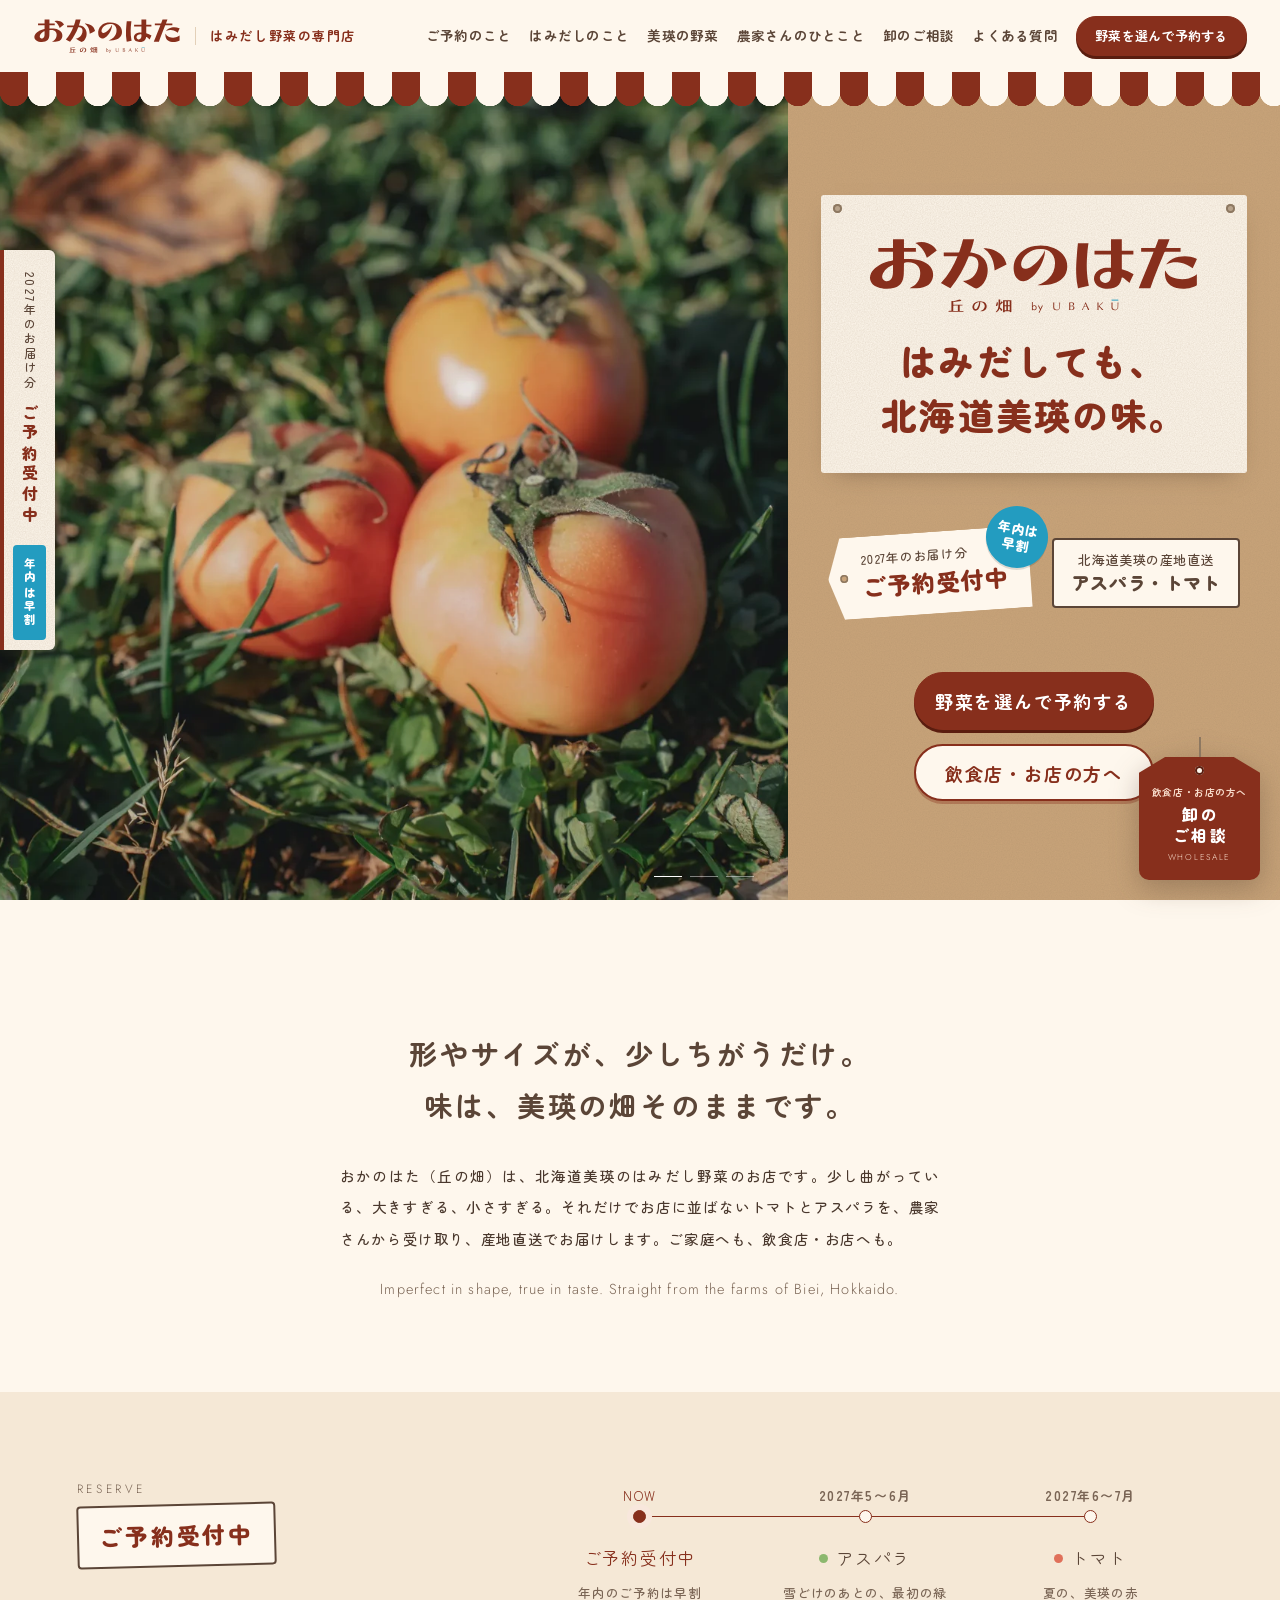
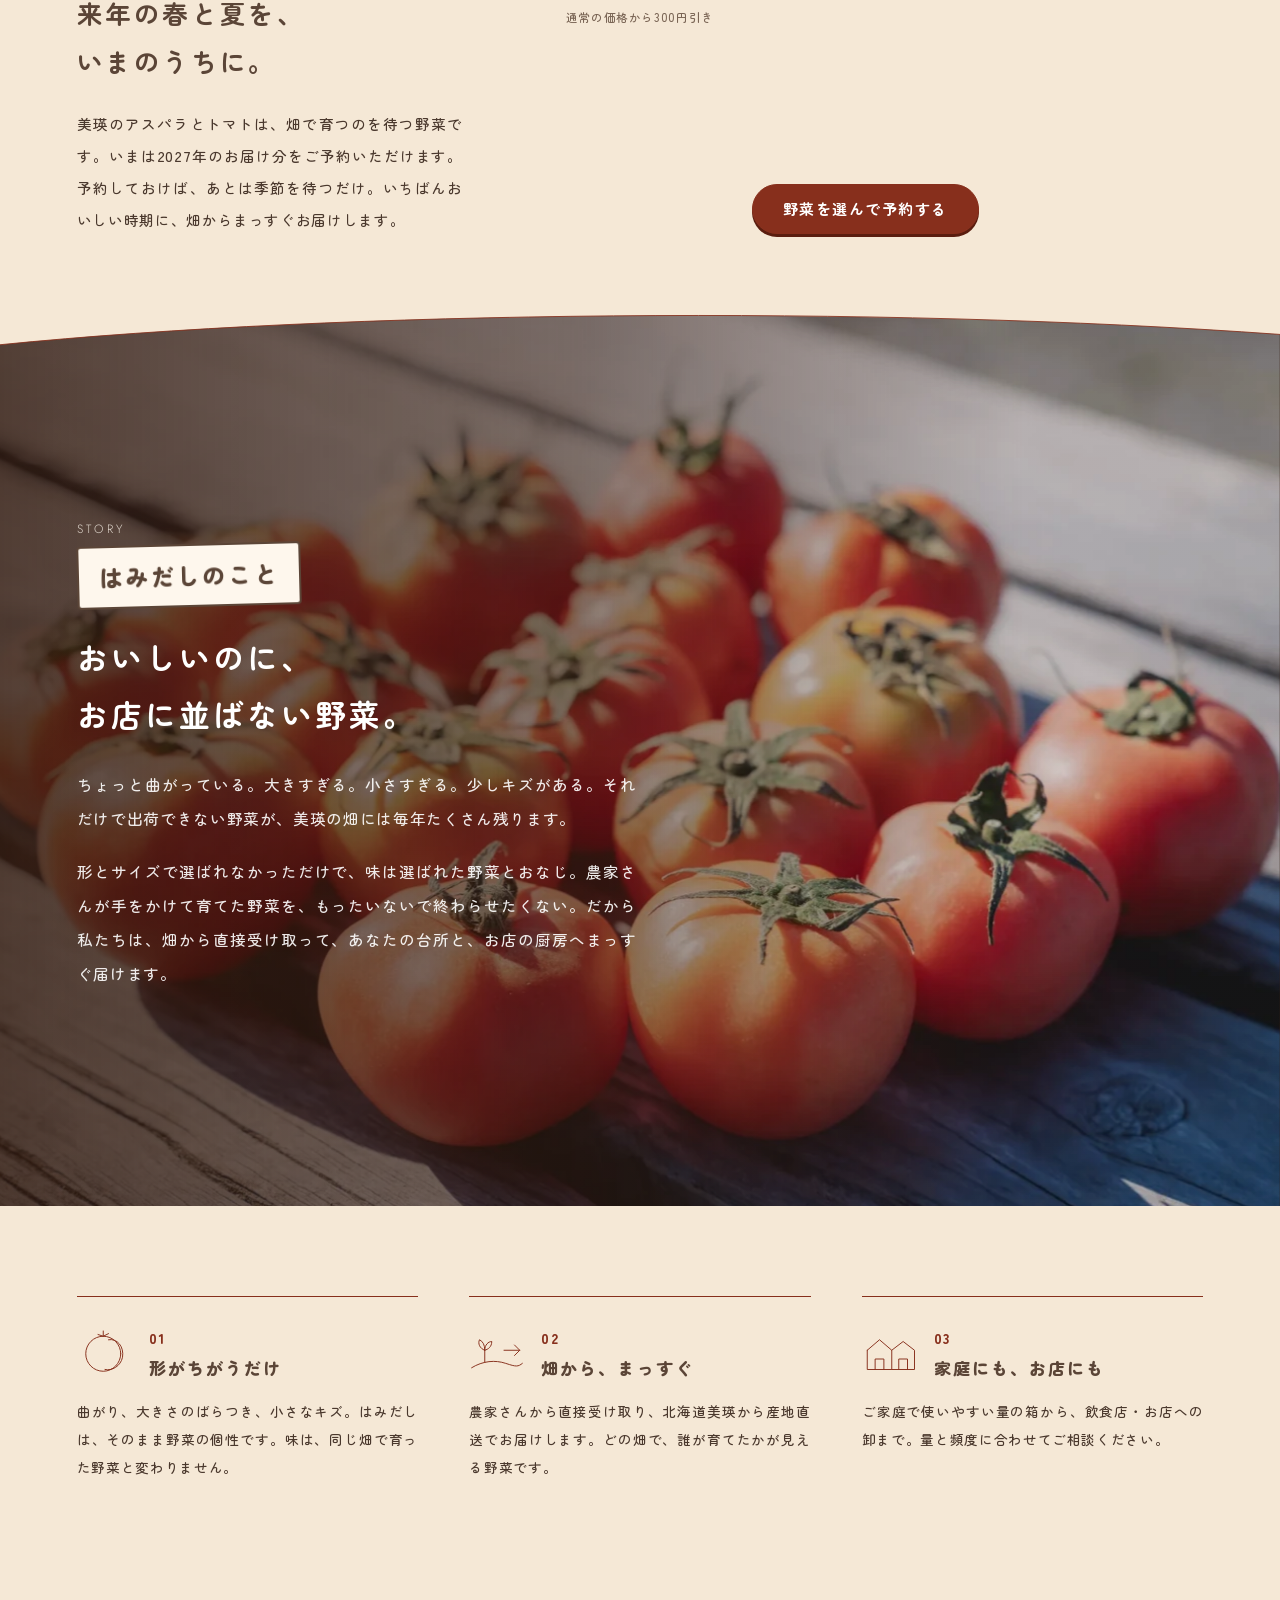
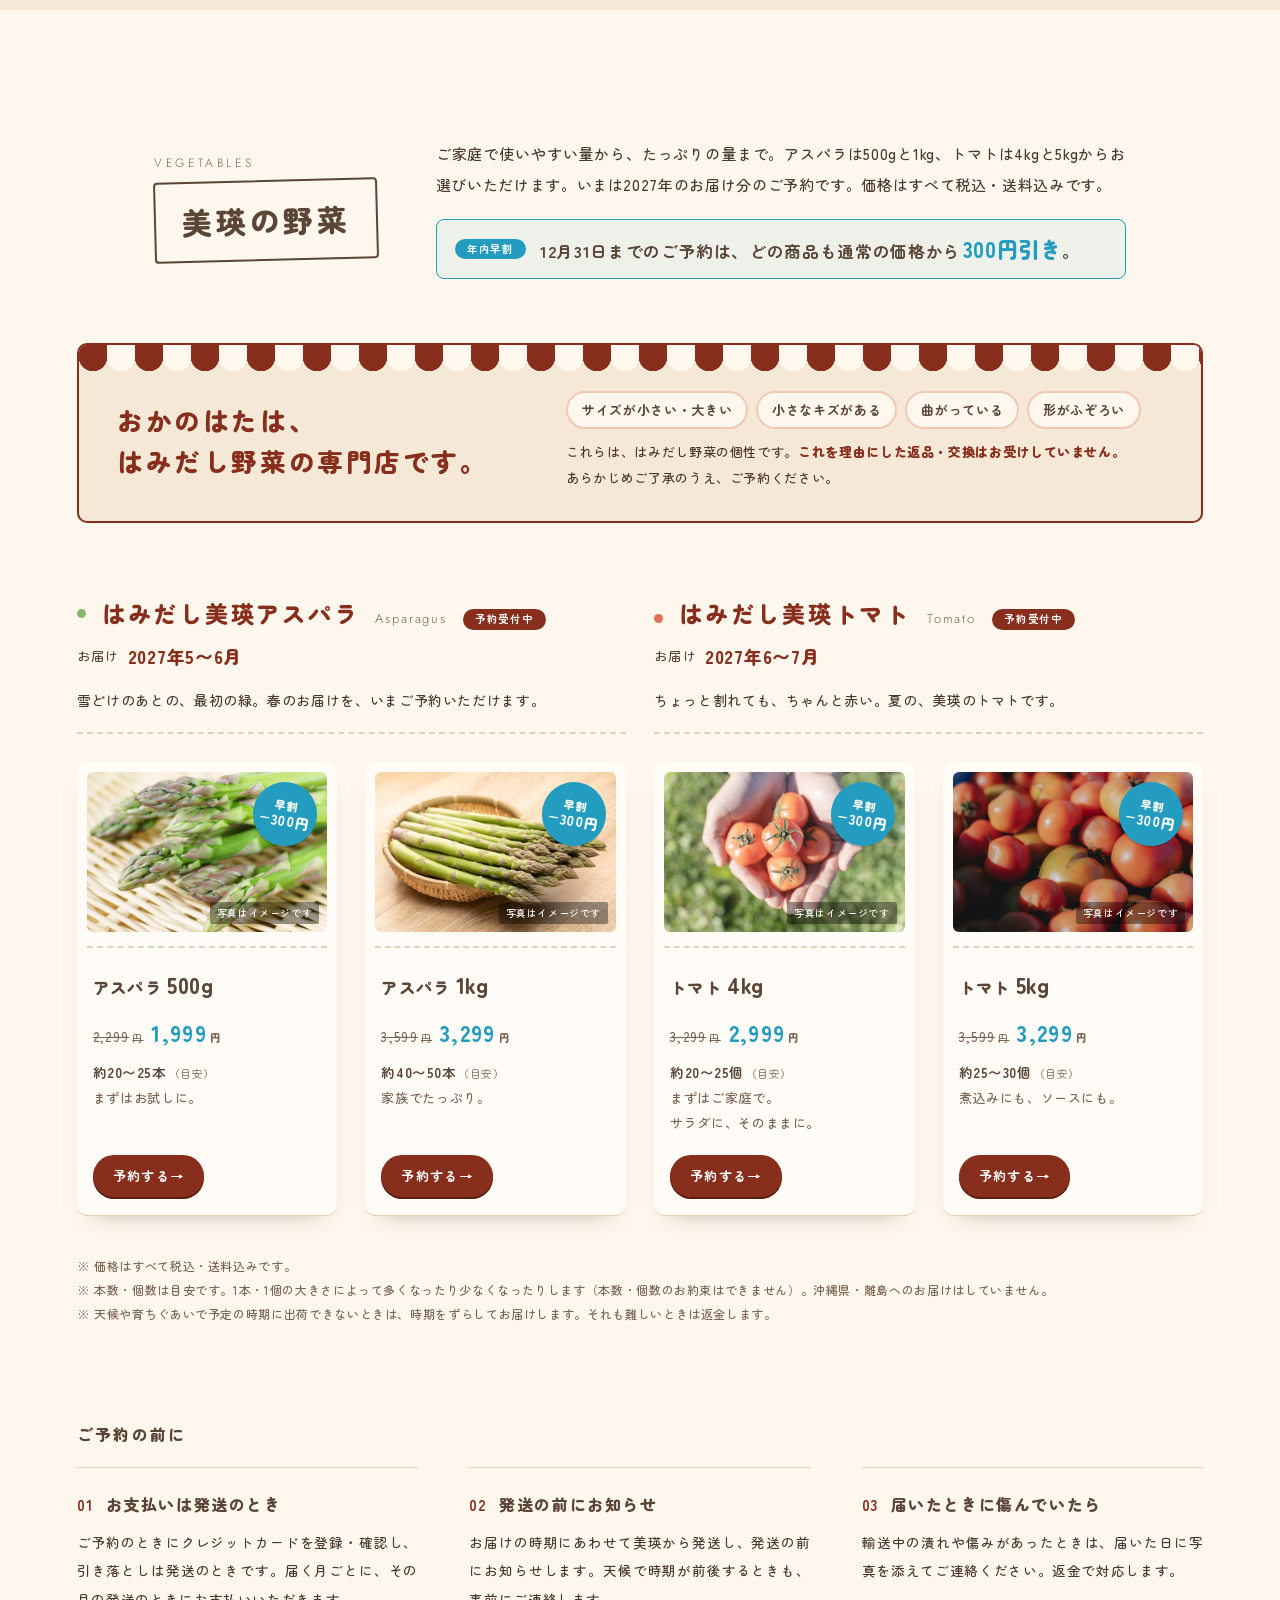
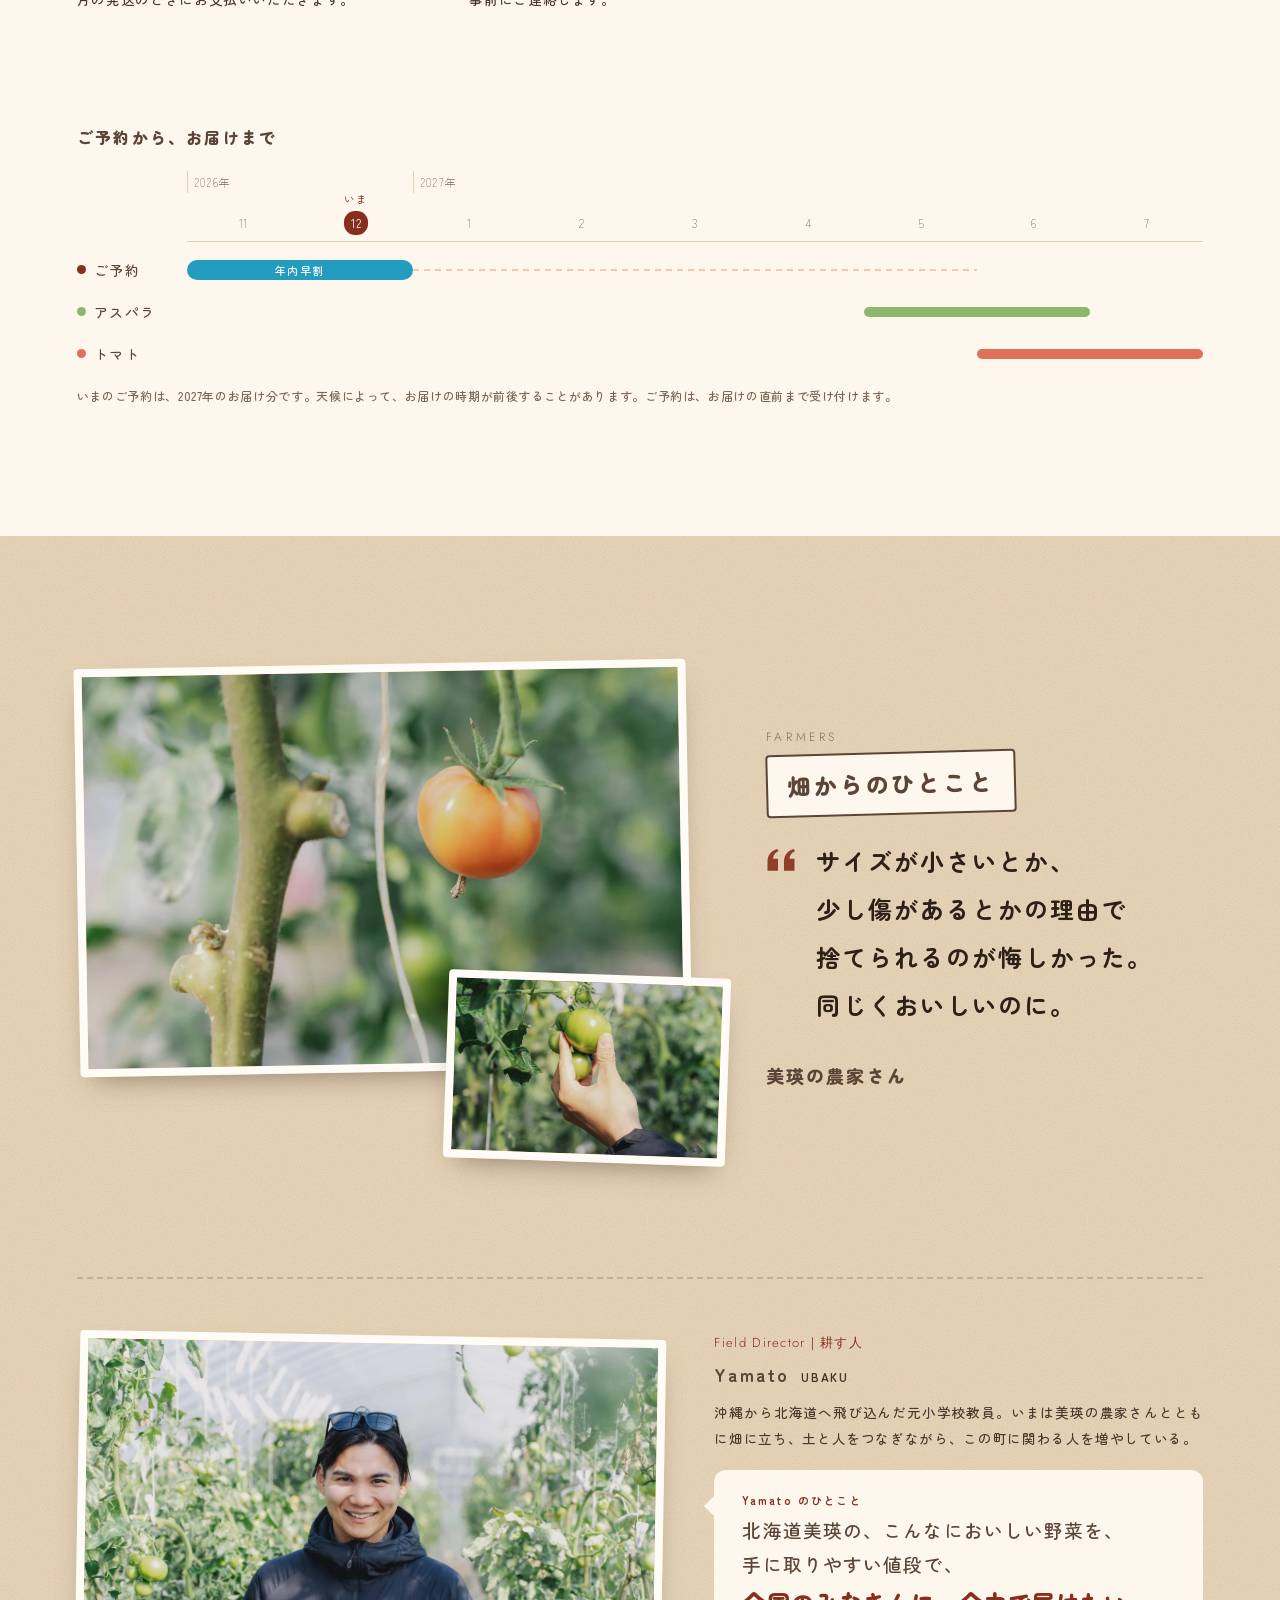
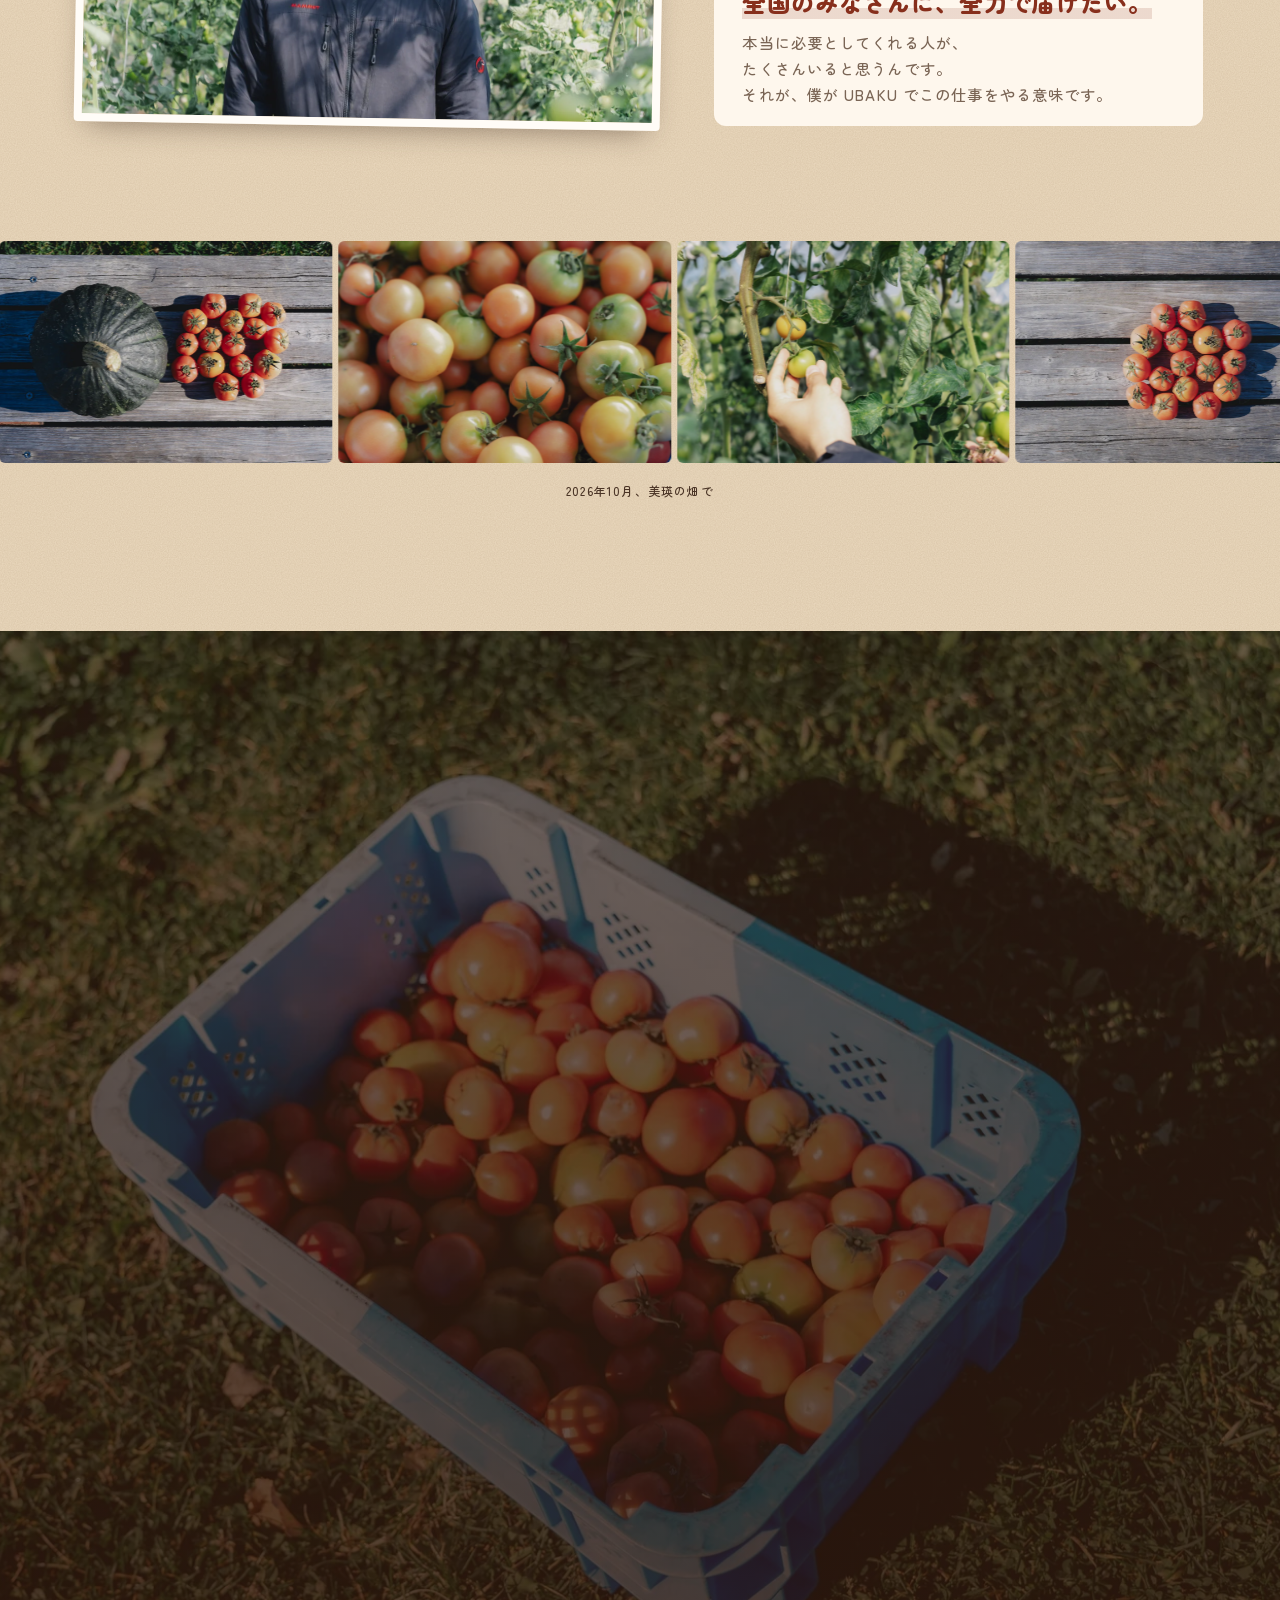
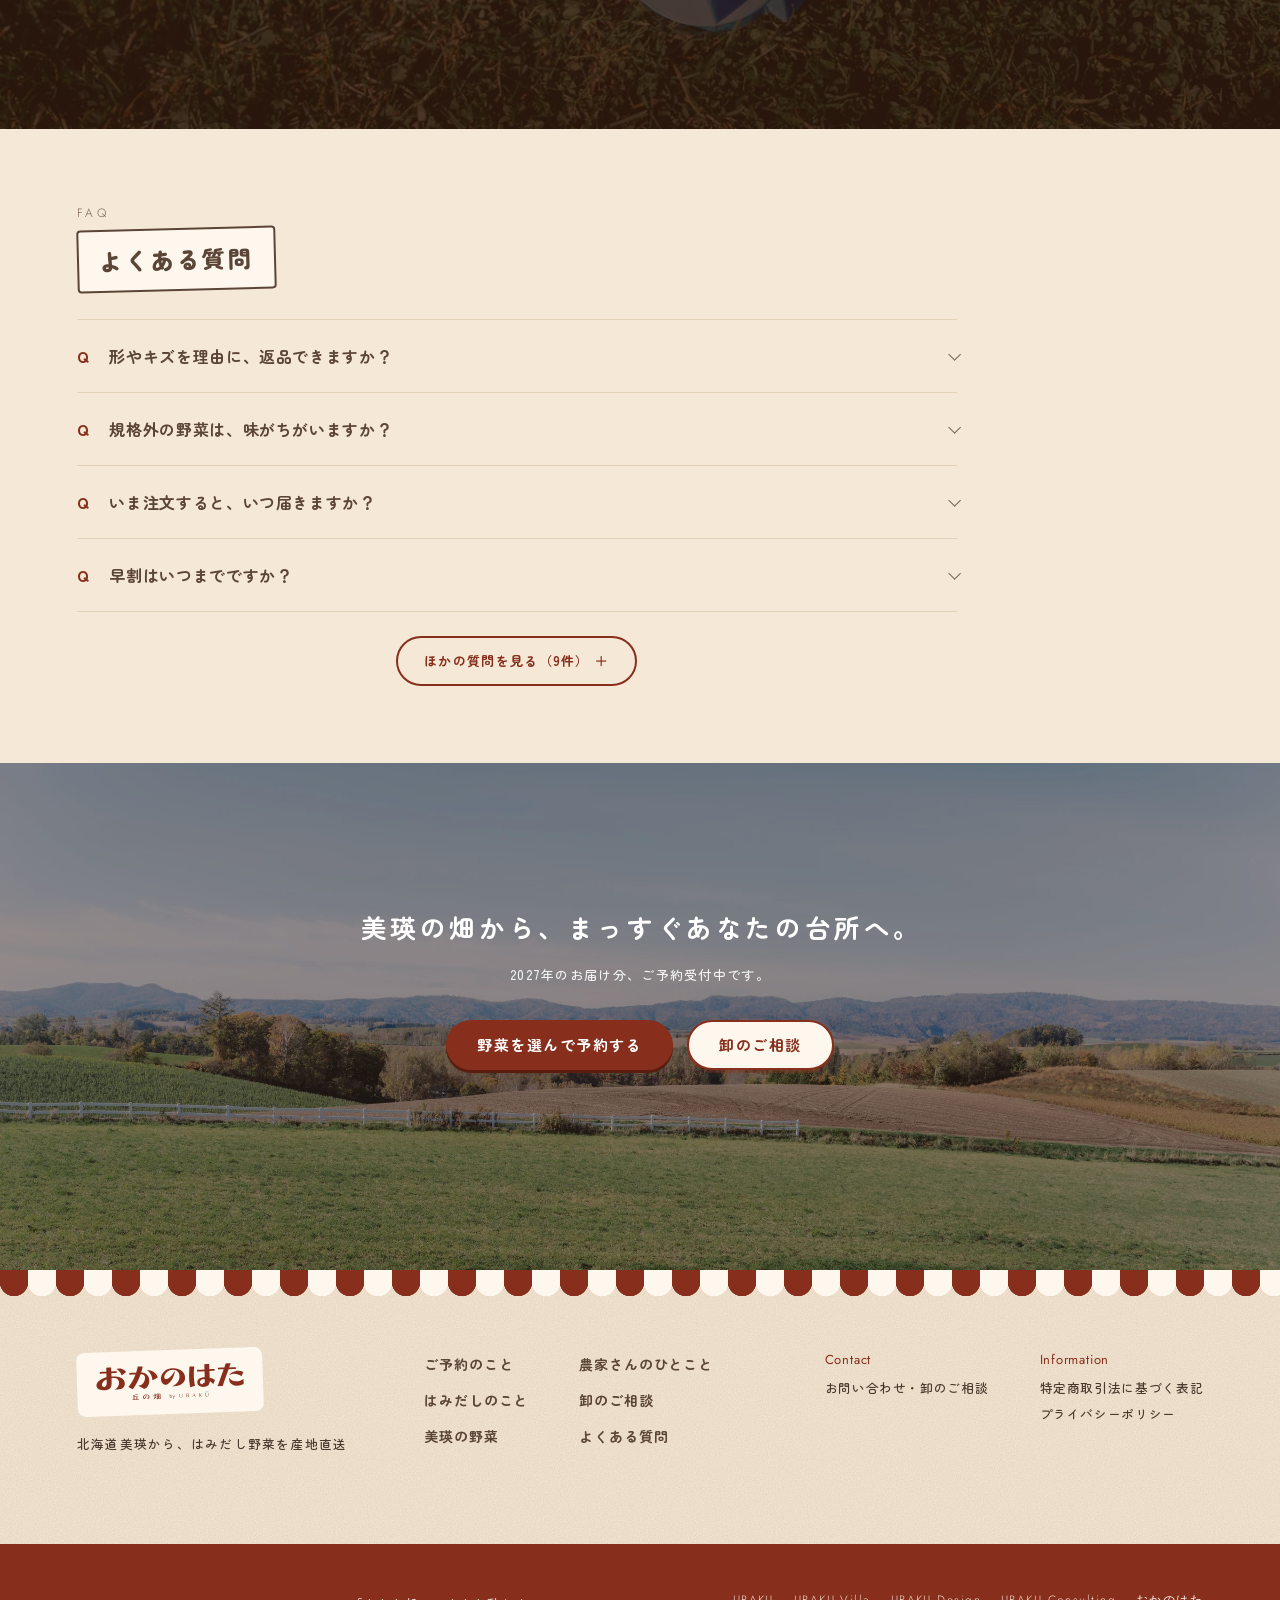
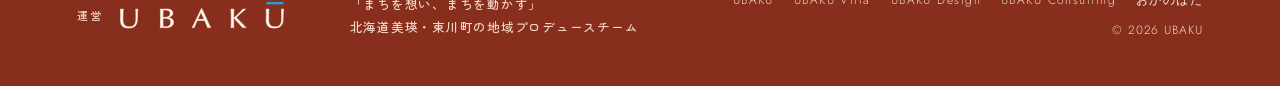
<file: index.html>
<!doctype html>
<html lang="ja">
<head>
<meta charset="utf-8">
<!-- アクセス解析（GA4） -->
<script async src="https://www.googletagmanager.com/gtag/js?id=G-V0N7RQ7QLT"></script>
<script>window.dataLayer=window.dataLayer||[];function gtag(){dataLayer.push(arguments);}gtag('js',new Date());(function(){var p={};try{var q=location.search;if(/[?&]me=1(&|$)/.test(q))localStorage.setItem('ubaku-me','1');if(/[?&]me=0(&|$)/.test(q))localStorage.removeItem('ubaku-me');if(localStorage.getItem('ubaku-me'))p.traffic_type='internal';var r=sessionStorage.getItem('ubaku-ref');if(r){sessionStorage.removeItem('ubaku-ref');p.page_referrer=r;}}catch(e){}gtag('config','G-V0N7RQ7QLT',p);})();</script>
<meta name="viewport" content="width=device-width, initial-scale=1">
<!-- おかのはた 試作 B「店先」全体（2026-11-08。_proto/_make_b_full.py で本体から作る。直すときはプログラムを直して実行）
     元：おかのはた の見本（仮公開用 ubaku-site/yasai。本番は BASE の yasai.ubaku.jp なので、このページは本番公開しない）
     C8（2026-11-08）：ubakuvilla.com（11/7 公開）の作りを参考に全体を組み直した。
       ・イントロ「はみだしの円」→ 画面いっぱいの写真3枚 → 紹介 → Reserve（予約販売の流れ。2026-11-08 追加）→（曲線）→ Story → 全面の写真 → Vegetables（価格・季節のこよみ）
         → Wholesale（卸を強調）→ Farmers（美瑛の農家さんのひとこと）→ ご予約の前に・よくある質問 → 最後の帯 →（曲線）→ フッター（運営 UBAKU）
       ・写真は mashuさんが選んだ img/使ってほしい写真 から make_site_images.py で作る
       ・見た目は assets/yasai.css、動きは assets/yasai.js
     C7 以前の経緯は 01_美瑛の野菜（旧Yasai）/03_自社サイト（BASE・yasai.ubaku.jp）/CLAUDE.md -->
<title>おかのはた（丘の畑）｜北海道美瑛のはみだしトマト・アスパラを産地直送</title>
<!-- 検索結果に出る説明文（135文字まで）。BASE ではショップ設定の「ショップ説明」に同じ文を入れる -->
<meta name="description" content="2027年のお届け分、ご予約受付中。形やサイズが少しちがうだけで店頭に並ばない北海道美瑛のアスパラ（5〜6月）とトマト（6〜7月）を、農家さんから産地直送。価格は税込・送料込み。飲食店・お店への卸もご相談ください。">
<link rel="canonical" href="https://okanohata.jp/">
<meta name="theme-color" content="#872F1C">
<!-- SNS でシェアしたときの表示（OGP）。画像は 1200×630 の ogp.jpg。URL は本番の okanohata.jp で書いてある -->
<meta property="og:type" content="website">
<meta property="og:site_name" content="おかのはた（丘の畑）">
<meta property="og:title" content="おかのはた（丘の畑）｜はみだしても、北海道美瑛の味。">
<meta property="og:description" content="2027年のお届け分、ご予約受付中。形やサイズが少しちがうだけの北海道美瑛のアスパラとトマトを、農家さんから産地直送。飲食店・お店への卸もご相談ください。">
<meta property="og:url" content="https://okanohata.jp/">
<meta property="og:image" content="https://okanohata.jp/ogp.jpg">
<meta property="og:image:width" content="1200">
<meta property="og:image:height" content="630">
<meta property="og:image:alt" content="おかのはた 丘の畑 by UBAKU。北海道美瑛のはみだし野菜 産地直送専門店">
<meta property="og:locale" content="ja_JP">
<meta name="twitter:card" content="summary_large_image">
<script type="application/ld+json">
{
  "@context": "https://schema.org",
  "@type": "OnlineStore",
  "name": "おかのはた",
  "alternateName": ["丘の畑", "おかのはた（丘の畑）", "Okanohata"],
  "url": "https://okanohata.jp/",
  "logo": "https://okanohata.jp/icon-512.png",
  "image": "https://okanohata.jp/ogp.jpg",
  "description": "北海道美瑛のはみだしトマト・アスパラを、農家さんから産地直送でお届けするネットショップ。飲食店・お店への卸も受け付けています。",
  "areaServed": "JP",
  "parentOrganization": {"@type": "Organization", "name": "UBAKU", "url": "https://ubaku.jp/"}
}
</script>
<script type="application/ld+json">
{
 "@context": "https://schema.org",
 "@graph": [
  {
   "@type": "Product",
   "name": "はみだし美瑛アスパラ 500g",
   "image": "https://okanohata.jp/img/asparagus-500g.webp",
   "brand": {
    "@type": "Brand",
    "name": "おかのはた"
   },
   "description": "北海道美瑛のはみだし野菜。お届け 2027年5〜6月。約20〜25本（目安）。税込・送料込み・常温発送。",
   "offers": {
    "@type": "Offer",
    "url": "https://okanohata.base.shop/items/166038685",
    "price": "1999",
    "priceCurrency": "JPY",
    "priceValidUntil": "2026-12-31",
    "availability": "https://schema.org/PreOrder",
    "itemCondition": "https://schema.org/NewCondition"
   }
  },
  {
   "@type": "Product",
   "name": "はみだし美瑛アスパラ 1kg",
   "image": "https://okanohata.jp/img/asparagus-1kg.webp",
   "brand": {
    "@type": "Brand",
    "name": "おかのはた"
   },
   "description": "北海道美瑛のはみだし野菜。お届け 2027年5〜6月。約40〜50本（目安）。税込・送料込み・常温発送。",
   "offers": {
    "@type": "Offer",
    "url": "https://okanohata.base.shop/items/166029906",
    "price": "3299",
    "priceCurrency": "JPY",
    "priceValidUntil": "2026-12-31",
    "availability": "https://schema.org/PreOrder",
    "itemCondition": "https://schema.org/NewCondition"
   }
  },
  {
   "@type": "Product",
   "name": "はみだし美瑛トマト 4kg",
   "image": "https://okanohata.jp/img/tomato-4kg.webp",
   "brand": {
    "@type": "Brand",
    "name": "おかのはた"
   },
   "description": "北海道美瑛のはみだし野菜。お届け 2027年6〜7月。約20〜25個（目安）。税込・送料込み・常温発送。",
   "offers": {
    "@type": "Offer",
    "url": "https://okanohata.base.shop/items/166029579",
    "price": "2999",
    "priceCurrency": "JPY",
    "priceValidUntil": "2026-12-31",
    "availability": "https://schema.org/PreOrder",
    "itemCondition": "https://schema.org/NewCondition"
   }
  },
  {
   "@type": "Product",
   "name": "はみだし美瑛トマト 5kg",
   "image": "https://okanohata.jp/img/tomato-6kg.webp",
   "brand": {
    "@type": "Brand",
    "name": "おかのはた"
   },
   "description": "北海道美瑛のはみだし野菜。お届け 2027年6〜7月。約25〜30個（目安）。税込・送料込み・常温発送。",
   "offers": {
    "@type": "Offer",
    "url": "https://okanohata.base.shop/items/166029676",
    "price": "3299",
    "priceCurrency": "JPY",
    "priceValidUntil": "2026-12-31",
    "availability": "https://schema.org/PreOrder",
    "itemCondition": "https://schema.org/NewCondition"
   }
  },
  {
   "@type": "FAQPage",
   "inLanguage": "ja",
   "mainEntity": [
    {
     "@type": "Question",
     "name": "形やキズを理由に、返品できますか？",
     "acceptedAnswer": {
      "@type": "Answer",
      "text": "できません。おかのはたは、はみだし野菜の専門店です。サイズが小さい・小さなキズがある・曲がっている・形がふぞろい、といった理由での返品・交換はお受けしていません。輸送中の潰れや傷みは、届いた日に写真を添えてご連絡ください。返金で対応します。"
     }
    },
    {
     "@type": "Question",
     "name": "規格外の野菜は、味がちがいますか？",
     "acceptedAnswer": {
      "@type": "Answer",
      "text": "ちがいません。形や大きさで出荷できなかっただけで、同じ畑で同じように育った野菜です。"
     }
    },
    {
     "@type": "Question",
     "name": "いま注文すると、いつ届きますか？",
     "acceptedAnswer": {
      "@type": "Answer",
      "text": "いまは2027年のお届け分のご予約です。アスパラは2027年5〜6月、トマトは6〜7月にお届けします。天候によって前後することがあり、発送の前にお知らせします。"
     }
    },
    {
     "@type": "Question",
     "name": "早割はいつまでですか？",
     "acceptedAnswer": {
      "@type": "Answer",
      "text": "2026年12月31日までのご予約が早割です。どの商品も、通常の価格から300円引きになります。"
     }
    },
    {
     "@type": "Question",
     "name": "お支払いはいつですか？",
     "acceptedAnswer": {
      "@type": "Answer",
      "text": "クレジットカードでのお支払いです。ご予約のときにカードを登録・確認し、引き落としは発送のときです。いくつかの月をご予約いただいたときは、それぞれの月の発送のときにお支払いいただきます。"
     }
    },
    {
     "@type": "Question",
     "name": "飲食店・お店で使いたいのですが。",
     "acceptedAnswer": {
      "@type": "Answer",
      "text": "卸のご相談を承っています。ubaku.jp のお問い合わせから、種別「野菜・食」で、お店の名前・使いたい野菜・量と頻度をお送りください。"
     }
    },
    {
     "@type": "Question",
     "name": "予約をキャンセルできますか？",
     "acceptedAnswer": {
      "@type": "Answer",
      "text": "アスパラは2027年4月30日まで、トマトは2027年5月31日までキャンセルできます。"
     }
    },
    {
     "@type": "Question",
     "name": "届く日にちは選べますか？",
     "acceptedAnswer": {
      "@type": "Answer",
      "text": "お届けの月はご予約のときにお選びいただけます。日にちは、その月のいちばんおいしい時期に合わせてこちらで決め、発送の前にお知らせします。"
     }
    },
    {
     "@type": "Question",
     "name": "沖縄や離島にも届けられますか？",
     "acceptedAnswer": {
      "@type": "Answer",
      "text": "申し訳ありませんが、沖縄県・離島へのお届けはしていません。"
     }
    },
    {
     "@type": "Question",
     "name": "いくつかの月の分を、まとめて予約できますか？",
     "acceptedAnswer": {
      "@type": "Answer",
      "text": "できます。届けてほしい月の分を、何か月分でもご予約いただけます。お届けの月ごとに別々のお会計になり、お支払いはそれぞれ発送のときです（同じ月の商品は、まとめてお会計できます）。"
     }
    },
    {
     "@type": "Question",
     "name": "天候で野菜が育たなかったら、どうなりますか？",
     "acceptedAnswer": {
      "@type": "Answer",
      "text": "天候や育ちぐあいで予定の時期に出荷できないときは、時期をずらしてお届けします。それも難しいときは返金します。"
     }
    },
    {
     "@type": "Question",
     "name": "送料はいくらですか？",
     "acceptedAnswer": {
      "@type": "Answer",
      "text": "表示の価格は、すべて税込・送料込みです（沖縄県・離島へのお届けはしていません）。"
     }
    },
    {
     "@type": "Question",
     "name": "贈り物にできますか？",
     "acceptedAnswer": {
      "@type": "Answer",
      "text": "お届け先を指定してご予約いただけます。のし・ギフト包装・メッセージカードには対応していません。"
     }
    }
   ]
  }
 ]
}
</script>
<!-- アイコン：仮に案2（「お」・赤土の地） -->
<link rel="icon" href="favicon.svg" type="image/svg+xml">
<link rel="icon" href="icon-192.png" sizes="192x192" type="image/png">
<link rel="icon" href="favicon-32.png" sizes="32x32" type="image/png">
<link rel="apple-touch-icon" href="apple-touch-icon.png">
<link rel="preconnect" href="https://fonts.googleapis.com">
<link rel="preconnect" href="https://fonts.gstatic.com" crossorigin>
<link rel="stylesheet" href="https://fonts.googleapis.com/css2?family=Zen+Maru+Gothic:wght@500;700;900&family=Jost:wght@300&display=swap">
<link rel="stylesheet" href="yasai.css">
<link rel="stylesheet" href="okanohata.css">

</head>
<body>

<a class="sr-only" href="#main">本文へ移動</a>
<!-- ご予約受付中の札：左の端に立つ縦の帯（のぼりのように。2026-11-08 mashuさん C案に決定）。押すと商品の一覧へ。スマホはヘッダーの小さな札 -->
<a class="side-band" href="#items" aria-label="2027年のお届け分 ご予約受付中。年内は早割"><span>2027年のお届け分</span><b>ご予約受付中</b><span class="sb-early">年内は早割</span></a>
<header class="site-header">
  <a class="brand" href="#top" aria-label="おかのはた トップへ"><img src="logo.svg" alt="おかのはた 丘の畑 by UBAKU"><span class="brand-tag">はみだし野菜の専門店</span></a>
  <a class="rsv-tag" href="#items"><span class="rt-dot" aria-hidden="true"></span><b>2027年分 ご予約受付中</b><span class="rt-early">年内早割</span></a>
  <nav class="global-nav" aria-label="メインメニュー">
    <a class="u-link pc" href="#reserve">ご予約のこと</a>
    <a class="u-link pc" href="#story">はみだしのこと</a>
    <a class="u-link pc" href="#vegetables">美瑛の野菜</a>
    <a class="u-link pc" href="#farmers">農家さんのひとこと</a>
    <a class="u-link pc" href="#wholesale">卸のご相談</a>
    <a class="u-link pc" href="#faq">よくある質問</a>
    <a class="shop-btn" href="#items"><span class="ja">野菜を選んで予約する</span></a>
    <button class="menu-btn" type="button" aria-label="メニューを開く" aria-controls="drawer" aria-expanded="false"><span></span><span></span><span></span></button>
  </nav>
</header>
<div class="drawer" id="drawer" aria-hidden="true">
  <div class="drawer-panel" role="dialog" aria-label="メニュー">
    <button class="drawer-close" type="button" aria-label="メニューを閉じる">×</button>
    <ul class="drawer-nav">
      <li><a href="#reserve">ご予約のこと<small>Reserve</small></a></li>
      <li><a href="#story">はみだしのこと<small>Story</small></a></li>
      <li><a href="#vegetables">美瑛の野菜<small>Vegetables</small></a></li>
      <li><a href="#farmers">農家さんのひとこと<small>Farmers</small></a></li>
      <li><a href="#wholesale">卸のご相談<small>Wholesale</small></a></li>
      <li><a href="#faq">よくある質問<small>FAQ</small></a></li>
    </ul>
    <a class="btn" href="#items">野菜を選んで予約する</a>
    <a class="btn btn--light" href="#wholesale">飲食店・お店の方へ</a>
    <ul class="drawer-legal"><li><a href="law/">特定商取引法に基づく表記</a></li><li><a href="privacy/">プライバシーポリシー</a></li></ul>
  </div>
</div>

<main id="main">

<!-- ① トップ（おかのはた B「店先」）：テントのひさし → 左に写真（3枚が替わる）、右にのぼりの布（ロゴ・コピー）・値札・木箱のラベル・ボタン -->
<div class="awning" aria-hidden="true"></div>
<section class="hero hero--shop" id="top" aria-label="おかのはた">
  <div class="photo">
    <div class="slide is-active"><img srcset="img/hero-3-800w.webp 800w, img/hero-3-1600w.webp 1600w, img/hero-3.webp 2400w" sizes="(max-aspect-ratio: 3/2) 150vh, 100vw" src="img/hero-3.webp" alt="秋の草の上にのせた3つのトマト" fetchpriority="high"></div>
    <div class="slide"><img srcset="img/hero-2-800w.webp 800w, img/hero-2-1600w.webp 1600w, img/hero-2.webp 2400w" sizes="(max-aspect-ratio: 3/2) 150vh, 100vw" src="img/hero-2.webp" alt="木のテーブルに、かぼちゃと丸く並べたトマト" loading="lazy"></div>
    <div class="slide"><img srcset="img/hero-1-800w.webp 800w, img/hero-1-1600w.webp 1600w, img/hero-1.webp 2400w" sizes="(max-aspect-ratio: 3/2) 150vh, 100vw" src="img/hero-1.webp" alt="色も大きさもふぞろいな、山盛りの美瑛のトマト" loading="lazy"></div>
    <div class="hero-dots" aria-label="写真の切り替え"></div>
  </div>
  <div class="stall">
    <div class="banner">
      <span class="grommet g1" aria-hidden="true"></span><span class="grommet g2" aria-hidden="true"></span>
      <p class="banner-logo"><img src="logo.svg" alt="おかのはた 丘の畑 by UBAKU"></p>
      <h1>はみだしても、<span class="nw">北海道美瑛の味。</span></h1>
    </div>
    <div class="shop-row">
      <!-- 値札（ご予約受付中）と早割の丸シール。左の帯と同じ言葉 -->
      <div class="ptag-wrap"><a class="ptag" href="#items"><span class="ptag-hole" aria-hidden="true"></span><span class="ptag-s">2027年のお届け分</span><b>ご予約受付中</b></a><span class="sticker">年内は<br>早割</span></div>
      <p class="crate-label">北海道美瑛の産地直送<br><b>アスパラ・トマト</b></p>
    </div>
    <div class="hero-btns">
      <a class="btn" href="#items">野菜を選んで予約する</a>
      <a class="btn btn--light" href="#wholesale">飲食店・お店の方へ</a>
    </div>
  </div>
</section>

<!-- ② はじめの紹介 -->
<section class="intro">
  <div class="wrap reveal">
    <p class="catch">形やサイズが、<span class="nw">少しちがうだけ。</span><br>味は、美瑛の畑そのままです。</p>
    <p>おかのはた（丘の畑）は、北海道美瑛のはみだし野菜のお店です。少し曲がっている、大きすぎる、小さすぎる。それだけでお店に並ばないトマトとアスパラを、農家さんから受け取り、産地直送でお届けします。ご家庭へも、飲食店・お店へも。</p>
    <p class="en" lang="en">Imperfect in shape, true in taste. Straight from the farms of Biei, Hokkaido.</p>
  </div>
</section>

<!-- ②' Reserve：予約販売の流れ（2026-11-08 mashuさん「いまは売るものがない。予約販売中を強調したい」）
     ・ubakuvilla.com にはない、Yasai だけの部品。線が左から引かれ、いま → 春 → 夏 の順に点がともる
     ・早割の中身と締め切りは未決なので [ ] のまま -->
<section class="reserve" id="reserve">
  <!-- 2026-11-08 紹介（白）の下に、生成りの面で「いま受付中のこと」として続ける。下は写真の曲線へ -->
  <div class="wrap">
    <div class="reserve-head reveal">
      <h2 class="title">RESERVE</h2>
      <span class="title-ja">ご予約受付中</span>
      <p class="catch">来年の春と夏を、<br>いまのうちに。</p>
      <p>美瑛のアスパラとトマトは、畑で育つのを待つ野菜です。いまは2027年のお届け分をご予約いただけます。予約しておけば、あとは季節を待つだけ。いちばんおいしい時期に、畑からまっすぐお届けします。</p>
    </div>
    <ol class="tl" aria-label="ご予約からお届けまで">
      <li class="tl-now">
        <span class="tl-when">NOW</span>
        <b>ご予約受付中</b>
        <p>年内のご予約は早割<br><span class="tl-sub">通常の価格から<span class="nw">300円引き</span></span></p>
      </li>
      <li>
        <span class="tl-when">2027年5〜6月</span>
        <b><span class="dot" style="background:var(--spring)"></span>アスパラ</b>
        <p>雪どけのあとの、<span class="nw">最初の緑</span></p>
      </li>
      <li>
        <span class="tl-when">2027年6〜7月</span>
        <b><span class="dot" style="background:var(--summer)"></span>トマト</b>
        <p>夏の、<span class="nw">美瑛の赤</span></p>
      </li>
    </ol>
    <ul class="reserve-points reveal">
      <li><b>税込・送料込み</b>表示の価格だけで届きます</li>
      <li><b>お支払いは発送のとき</b>ご予約のときはカードの登録だけ</li>
      <li><b>お届け前にお知らせ</b>天候で前後するときも事前にご連絡</li>
    </ul>
    <div class="center reveal"><a class="btn" href="#items">野菜を選んで予約する</a></div>
  </div>
</section>
<!-- ③ Story（2026-11-08 FROM THE FIELD と合体・案A）：両手のトマトの全面の写真に言葉 → 下の生成りに3つの特長 -->
<section class="story-a">
  <div class="bleed" id="story">
    <!-- 写真の上端の曲線（曲線より上を Reserve と同じ生成りで塗り、赤土の線を引く。2026-11-08 写真の上のすき間をなくした） -->
    <div class="hill hill--top" aria-hidden="true"><svg viewBox="0 0 1440 80" preserveAspectRatio="none"><path d="M0 0 L1440 0 L1440 40 C 980 0, 380 8, 0 54 Z" style="fill:var(--cream)"/><g class="ln-wrap"><path class="ln" d="M0 54 C 380 8, 980 0, 1440 40"/></g></svg></div>
    <div class="bleed-photo" aria-hidden="true"><img srcset="img/story-bg-800w.webp 800w, img/story-bg-1600w.webp 1600w, img/story-bg.webp 2400w" sizes="(max-aspect-ratio: 3/2) 150vh, 100vw" src="img/story-bg.webp" alt="" loading="lazy"></div>
    <div class="wrap">
      <div class="bleed-text reveal">
        <h2 class="title">STORY</h2>
        <span class="title-ja">はみだしのこと</span>
        <!-- 見出しは 2026-11-08 C20 に変更（トップの「はみだしても、北海道美瑛の味。」と重なっていたため。mashuさん） -->
        <p class="catch">おいしいのに、<br>お店に並ばない野菜。</p>
        <p>ちょっと曲がっている。大きすぎる。小さすぎる。少しキズがある。それだけで出荷できない野菜が、美瑛の畑には毎年たくさん残ります。</p>
        <p>形とサイズで選ばれなかっただけで、味は選ばれた野菜とおなじ。農家さんが手をかけて育てた野菜を、もったいないで終わらせたくない。だから私たちは、畑から直接受け取って、あなたの台所と、お店の厨房へまっすぐ届けます。</p>
      </div>
    </div>
  </div>
  <div class="story-points">
    <div class="wrap">
    <ol class="points">
      <li><svg class="pt-icon" viewBox="0 0 64 64" aria-hidden="true"><circle pathLength="1" cx="30" cy="34" r="20"/><path pathLength="1" d="M36 18 C 46 16, 54 26, 52 38 C 50 48, 40 54, 32 52"/><path pathLength="1" d="M30 14 V8 M24 12 L30 14 L36 11"/></svg><span class="no">01</span><h3>形がちがうだけ</h3><p>曲がり、大きさのばらつき、小さなキズ。はみだしは、そのまま野菜の個性です。味は、同じ畑で育った野菜と変わりません。</p></li>
      <li><svg class="pt-icon" viewBox="0 0 64 64" aria-hidden="true"><path pathLength="1" d="M3 50 C 16 42, 30 41, 42 45 S 56 49, 61 45"/><path pathLength="1" d="M18 44 V30 M18 30 C 12 28, 10 22, 12 18 C 16 20, 18 24, 18 30 C 18 24, 22 20, 26 20 C 26 26, 22 29, 18 30"/><path pathLength="1" d="M40 30 H58 M52 24 L58 30 L52 36"/></svg><span class="no">02</span><h3>畑から、まっすぐ</h3><p>農家さんから直接受け取り、北海道美瑛から産地直送でお届けします。どの畑で、誰が育てたかが見える野菜です。</p></li>
      <li><svg class="pt-icon" viewBox="0 0 64 64" aria-hidden="true"><path pathLength="1" d="M6 30 L20 18 L34 30 V52 H6 Z"/><path pathLength="1" d="M34 52 H60 V30 L47 20 L34 30"/><path pathLength="1" d="M42 52 V40 H52 V52"/><path pathLength="1" d="M15 52 V40 H25 V52"/></svg><span class="no">03</span><h3>家庭にも、お店にも</h3><p>ご家庭で使いやすい量の箱から、飲食店・お店への卸まで。量と頻度に合わせてご相談ください。</p></li>
    </ol>
    </div>
  </div>
</section>

<!-- ⑤ Vegetables：価格は 2026-10-19（トマト）・2026-11-08（アスパラ）mashuさん決定 -->
<section class="sec" id="vegetables">
  <div class="wrap">
    <div class="head reveal">
      <div class="head-l"><h2 class="title">VEGETABLES</h2>
      <span class="title-ja">美瑛の野菜</span></div>
      <div class="head-r"><p>ご家庭で使いやすい量から、たっぷりの量まで。アスパラは500gと1kg、トマトは4kgと5kgからお選びいただけます。いまは2027年のお届け分のご予約です。価格はすべて税込・送料込みです。</p>
      <!-- 早割：12月31日までのご予約は300円引き（2026-11-14 mashuさん「強調しよう。仮は削除」）。金額を変えるときは4つの価格と札も直す -->
      <p class="early"><span class="tag">年内早割</span><span class="early-msg"><span class="nw">12月31日までのご予約は、</span><span class="nw">どの商品も通常の価格から</span><b>300円引き</b>。</span></p></div>
    </div>


    <!-- はみだし野菜の専門店としての約束（2026-11-08 mashuさん「強調したい」→ 商品の前へ移した。BASE の確認画面にも同じ文を書く） -->
    <div class="hamidashi-note hamidashi-note--top reveal">
      <p class="hn-lead">おかのはたは、<span class="nw">はみだし野菜の専門店です。</span></p>
      <ul class="hn-list" aria-label="返品・交換の対象にならないもの"><li>サイズが小さい・大きい</li><li>小さなキズがある</li><li>曲がっている</li><li>形がふぞろい</li></ul>
      <p>これらは、はみだし野菜の個性です。<b>これを理由にした返品・交換はお受けしていません。</b><br class="pc-br">あらかじめご了承のうえ、ご予約ください。</p>
    </div>

    <!-- 並びはお届けの順（春のアスパラ → 夏のトマト）。2026-11-08 予約販売に合わせて入れかえた -->
    <!-- アスパラ（5〜6月・予約）。id="items"＝予約ボタンの飛び先（2026-11-08 mashuさん「直接、野菜の商品へ」） -->
    <div class="veg-row">
    <div class="veg-group" id="items">
      <div class="veg-head reveal">
        <span class="dot" style="background:var(--spring)"></span><h3>はみだし美瑛アスパラ</h3><span class="veg-en">Asparagus</span>
        <span class="tag">予約受付中</span>
        <span class="veg-when">お届け <b>2027年5〜6月</b></span>
        <p>雪どけのあとの、最初の緑。<span class="nw-pc">春のお届けを、</span><span class="nw-pc">いまご予約いただけます。</span></p>
      </div>
      <div class="items">
        <a class="item reveal" href="https://okanohata.base.shop/items/166038685">
          <div class="ph zoom unveil"><span class="early-tag">早割<b>−300円</b></span><img srcset="img/asparagus-500g-800w.webp 800w, img/asparagus-500g.webp 1200w" sizes="100vw" src="img/asparagus-500g.webp" alt="ざるにのせたアスパラ" loading="lazy" width="1200" height="800"><span class="ph-note">写真はイメージです</span></div>
          <div class="item-body">
            <span class="item-name"><span>アスパラ <span class="kg">500g</span></span><span class="price"><s class="price-was">2,299<small>円</small></s><span class="price-early">1,999<small>円</small></span></span></span>
            <span class="item-copy"><span class="item-count">約20〜25本<small>（目安）</small></span>まずはお試しに。</span>
            <span class="item-go">予約する</span>
          </div>
        </a>
        <a class="item reveal" href="https://okanohata.base.shop/items/166029906" style="transition-delay:.12s">
          <div class="ph zoom unveil" style="--d:.12s"><span class="early-tag">早割<b>−300円</b></span><img src="img/asparagus-1kg.webp" alt="木のかごに入れたアスパラ" loading="lazy" width="678" height="452"><span class="ph-note">写真はイメージです</span></div>
          <div class="item-body">
            <span class="item-name"><span>アスパラ <span class="kg">1kg</span></span><span class="price"><s class="price-was">3,599<small>円</small></s><span class="price-early">3,299<small>円</small></span></span></span>
            <span class="item-copy"><span class="item-count">約40〜50本<small>（目安）</small></span>家族でたっぷり。</span>
            <span class="item-go">予約する</span>
          </div>
        </a>
      </div>
    </div>

    <!-- トマト（6〜7月・予約） -->
    <div class="veg-group">
      <div class="veg-head reveal">
        <span class="dot" style="background:var(--summer)"></span><h3>はみだし美瑛トマト</h3><span class="veg-en">Tomato</span>
        <span class="tag">予約受付中</span>
        <span class="veg-when">お届け <b>2027年6〜7月</b></span>
        <p>ちょっと割れても、ちゃんと赤い。夏の、<span class="nw">美瑛のトマトです。</span></p>
      </div>
      <div class="items">
        <!-- 商品のリンクは BASE の商品ページ（2026-11-15 つないだ。_make_b_full.py の C34） -->
        <a class="item reveal" href="https://okanohata.base.shop/items/166029579">
          <div class="ph zoom unveil"><span class="early-tag">早割<b>−300円</b></span><img srcset="img/tomato-4kg-800w.webp 800w, img/tomato-4kg-1600w.webp 1600w, img/tomato-4kg.webp 2400w" sizes="100vw" src="img/tomato-4kg.webp" alt="両手にのせた、美瑛のトマト" loading="lazy" width="1200" height="800"><span class="ph-note">写真はイメージです</span></div>
          <div class="item-body">
            <span class="item-name"><span>トマト <span class="kg">4kg</span></span><span class="price"><s class="price-was">3,299<small>円</small></s><span class="price-early">2,999<small>円</small></span></span></span>
            <span class="item-copy"><span class="item-count">約20〜25個<small>（目安）</small></span>まずはご家庭で。<span class="nw-pc">サラダに、そのままに。</span></span>
            <span class="item-go">予約する</span>
          </div>
        </a>
        <a class="item reveal" href="https://okanohata.base.shop/items/166029676" style="transition-delay:.12s">
          <div class="ph zoom unveil" style="--d:.12s"><span class="early-tag">早割<b>−300円</b></span><img srcset="img/tomato-6kg-800w.webp 800w, img/tomato-6kg.webp 1200w" sizes="100vw" src="img/tomato-6kg.webp" alt="山のように重なった、割れのあるトマト" loading="lazy" width="1200" height="800"><span class="ph-note">写真はイメージです</span></div>
          <div class="item-body">
            <span class="item-name"><span>トマト <span class="kg">5kg</span></span><span class="price"><s class="price-was">3,599<small>円</small></s><span class="price-early">3,299<small>円</small></span></span></span>
            <span class="item-copy"><span class="item-count">約25〜30個<small>（目安）</small></span>煮込みにも、<span class="nw-pc">ソースにも。</span></span>
            <span class="item-go">予約する</span>
          </div>
        </a>
      </div>
    </div>

    </div><!-- /veg-row -->

    <!-- 税込・送料込みは 2026-11-08 mashuさん決定 -->
    <!-- 旬便の欄は 2026-11-08 いったん外した（mashuさん）。BASE の定期便は予約と一緒に使えないため、収穫が始まるころに定期便として追加する。
         外す前のレイアウトは _history/C14_旬便あり_2026-11-08/index.html（CSS の .shun-card などは残してある） -->

    <p class="price-note">※ 価格はすべて税込・送料込みです。<br>※ 本数・個数は目安です。1本・1個の大きさによって多くなったり少なくなったりします（本数・個数のお約束はできません）。沖縄県・離島へのお届けはしていません。<br>※ 天候や育ちぐあいで予定の時期に出荷できないときは、時期をずらしてお届けします。それも難しいときは返金します。</p>

    <!-- ご予約の前に（2026-11-08 生成りの欄から移した。見出しのない 01〜03 で分かりにくかったため） -->
    <div class="before reveal" id="delivery">
      <h3>ご予約の前に</h3>
      <ul class="deliv">
        <li><span class="no">01</span><h4>お支払いは発送のとき</h4><p>ご予約のときにクレジットカードを登録・確認し、引き落としは発送のときです。届く月ごとに、その月の発送のときにお支払いいただきます。</p></li>
        <li><span class="no">02</span><h4>発送の前にお知らせ</h4><p>お届けの時期にあわせて美瑛から発送し、発送の前にお知らせします。天候で時期が前後するときも、事前にご連絡します。</p></li>
        <li><span class="no">03</span><h4>届いたときに傷んでいたら</h4><p>輸送中の潰れや傷みがあったときは、届いた日に写真を添えてご連絡ください。返金で対応します。</p></li>
      </ul>
    </div>

    <!-- こよみ（2026-11-08 C10 作り直し）：左から右へ時間の順。いまの月（11月）から、最後のお届け（2027年10月）まで。
         「いま」の印は、見ている日の月に自動で動く（yasai.js）。2027年11月より後に見ると印は出ない -->
    <div class="koyomi reveal">
      <h3>ご予約から、お届けまで</h3>
      <div class="koyomi-grid" role="table" aria-label="月ごとのご予約とお届けの時期">
        <span></span><span class="yr" style="grid-column:2 / 4">2026年</span><span class="yr" style="grid-column:4 / 11">2027年</span>
        <span></span>
        <span class="m" data-ym="2026-11">11</span><span class="m" data-ym="2026-12">12</span><span class="m" data-ym="2027-01">1</span><span class="m" data-ym="2027-02">2</span><span class="m" data-ym="2027-03">3</span><span class="m" data-ym="2027-04">4</span><span class="m" data-ym="2027-05">5</span><span class="m" data-ym="2027-06">6</span><span class="m" data-ym="2027-07">7</span>
        <!-- ご予約の段：11〜12月は早割。1月からは点線（締め切りは「お届けの直前まで」） -->
        <span class="nm"><span class="dot" style="background:var(--red)"></span>ご予約</span>
        <span class="koyomi-bar koyomi-bar--early" style="grid-column:2 / 4;background:var(--early)" aria-label="2026年11〜12月 早割"><em>年内早割</em></span>
        <span class="koyomi-bar koyomi-bar--line" style="grid-column:4 / 9" aria-label="2027年1〜5月 ご予約受付（お届けの直前まで）"></span>
        <span class="nm"><span class="dot" style="background:var(--spring)"></span>アスパラ</span>
        <span class="koyomi-bar" style="grid-column:8 / 10;background:var(--spring)" aria-label="2027年5〜6月 お届け"></span>
        <span class="nm"><span class="dot" style="background:var(--summer)"></span>トマト</span>
        <span class="koyomi-bar" style="grid-column:9 / 11;background:var(--summer);--d:.25s" aria-label="2027年6〜7月 お届け"></span>
      </div>
      <p class="koyomi-note">いまのご予約は、2027年のお届け分です。天候によって、お届けの時期が前後することがあります。ご予約は、お届けの直前まで受け付けます。</p>
    </div>
  </div>
</section>

<!-- ⑦ Farmers：緑の帯（農家さんの言葉は 2026-11-08 mashuさんから） -->
<section class="sec farm" id="farmers">
  <div class="wrap">
    <div class="farm-grid">
      <div class="farm-photos">
        <div class="big unveil"><img srcset="img/story-4-800w.webp 800w, img/story-4.webp 1600w" sizes="100vw" src="img/story-4.webp" alt="枝に一つだけ実った、形のふぞろいなトマト" loading="lazy" width="1600" height="1067"></div>
        <div class="small unveil" style="--d:.3s"><img srcset="img/farm-hand-800w.webp 800w, img/farm-hand.webp 1800w" sizes="100vw" src="img/farm-hand.webp" alt="枝の青いトマトに手をのばす" loading="lazy" width="1800" height="1200"></div>
      </div>
      <div class="farm-text reveal">
        <h2 class="title">FARMERS</h2>
        <span class="title-ja">畑からのひとこと</span>
        <p class="quote"><svg class="quote-mark" viewBox="0 0 40 30" aria-hidden="true"><path d="M2 30V18C2 9 7 3 15 1l1.5 3C12 6 9.5 9.5 9.5 14H16v16zM24 30V18c0-9 5-15 13-17l1.5 3C34 6 31.5 9.5 31.5 14H38v16z"/></svg><span class="quote-body"><span class="phrase">サイズが小さいとか、</span><span class="phrase">少し傷があるとかの理由で</span><span class="phrase">捨てられるのが悔しかった。</span><span class="phrase">同じくおいしいのに。</span></span></p>
        <p class="farm-name"><b>美瑛の農家さん</b></p>
      </div>
    </div>
    <!-- 畑に立つ UBAKU のメンバー（紹介文は ubaku.jp の Team と同じ） -->
    <div class="member reveal">
      <div class="ph unveil"><img srcset="img/yamato-800w.webp 800w, img/yamato.webp 1200w" sizes="100vw" src="img/yamato.webp" alt="トマトのハウスに立つ UBAKU の Yamato" loading="lazy" width="1200" height="800"></div>
      <div>
        <span class="member-role">Field Director｜耕す人</span>
        <h3>Yamato<small style="font-size:12px;letter-spacing:.14em;margin-left:12px;color:var(--on-green-sub)">UBAKU</small></h3>
        <p>沖縄から北海道へ飛び込んだ元小学校教員。いまは美瑛の農家さんとともに畑に立ち、土と人をつなぎながら、この町に関わる人を増やしている。</p>
        <!-- Yamato のひとこと（吹き出し）。文は案：mashuさんの趣旨「お手頃な値段で、美瑛のおいしい野菜を全国に全力で届けたい・必要とする人がたくさんいる・この事業をやる意味」から -->
        <p class="say"><span class="say-who">Yamato のひとこと</span><span class="phrase">北海道美瑛の、</span><span class="phrase">こんなにおいしい野菜を、</span><span class="phrase">手に取りやすい値段で、</span><br><em><span class="phrase">全国のみなさんに、</span><span class="phrase">全力で届けたい。</span></em><br><span class="say-sub"><span class="phrase">本当に必要としてくれる人が、</span><span class="phrase">たくさんいると思うんです。</span><br><span class="phrase">それが、僕が UBAKU で</span><span class="phrase">この仕事をやる意味です。</span></span></p>
      </div>
    </div>
  </div>
  <!-- 畑のようす：止まらずゆっくり流れる（マウスを乗せると止まる） -->
  <div class="flow reveal" data-flow>
    <ul class="flow-track">
      <!-- 並び（2026-11-26）：使用禁止の3枚（黄色い服が写った写真）と、FARMERS へ移した写真を外して10枚。
           商品と同じ写真（field-3・field-8）は使わない。かぼちゃ（4・pumpkin-2・7）は隣り合わない、枝の写真（story-3・field-10）は続けない、木のベンチ（4・6・7）は離す -->
      <li><img srcset="img/field-4-800w.webp 800w, img/field-4.webp 1200w" sizes="100vw" src="img/field-4.webp" alt="木のテーブルにのせたかぼちゃとトマト" loading="lazy" width="1200" height="800"></li>
      <li><img srcset="img/story-1-800w.webp 800w, img/story-1.webp 1600w" sizes="100vw" src="img/story-1.webp" alt="色も形もそろわない、山盛りのトマト" loading="lazy" width="1600" height="1067"></li>
      <li><img srcset="img/story-3-800w.webp 800w, img/story-3.webp 1600w" sizes="100vw" src="img/story-3.webp" alt="枝の小さなトマトに手をのばす" loading="lazy" width="1600" height="1067"></li>
      <li><img srcset="img/field-6-800w.webp 800w, img/field-6.webp 1200w" sizes="100vw" src="img/field-6.webp" alt="木のテーブルに丸く並べたトマト" loading="lazy" width="1200" height="800"></li>
      <li><img srcset="img/field-pumpkin-2-800w.webp 800w, img/field-pumpkin-2.webp 1200w" sizes="100vw" src="img/field-pumpkin-2.webp" alt="丘の牧草地で、台の上に重ねたかぼちゃ" loading="lazy" width="1200" height="800"></li>
      <li><img srcset="img/field-1-800w.webp 800w, img/field-1.webp 1200w" sizes="100vw" src="img/field-1.webp" alt="両手にのせた黄色いトマト" loading="lazy" width="1200" height="800"></li>
      <li><img srcset="img/field-10-800w.webp 800w, img/field-10.webp 1200w" sizes="100vw" src="img/field-10.webp" alt="枝で育つ、まだ青いトマト" loading="lazy" width="1200" height="800"></li>
      <li><img srcset="img/field-7-800w.webp 800w, img/field-7.webp 1200w" sizes="100vw" src="img/field-7.webp" alt="丘を背に、木の台にのせたかぼちゃとトマト" loading="lazy" width="1200" height="800"></li>
      <li><img srcset="img/field-5-800w.webp 800w, img/field-5.webp 1200w" sizes="100vw" src="img/field-5.webp" alt="草の上のトマト" loading="lazy" width="1200" height="800"></li>
      <li><img srcset="img/field-9-800w.webp 800w, img/field-9.webp 1200w" sizes="100vw" src="img/field-9.webp" alt="台の上の、ひびの入ったトマト" loading="lazy" width="1200" height="800"></li>
    </ul>
  </div>
  <p class="flow-cap">2026年10月、美瑛の畑で</p>
</section>

<!-- ⑥ Wholesale：卸のご相談（mashuさん「お店の卸も強調したい」）。写真に重ねた大きな帯 -->
<section class="ws" id="wholesale">
  <div class="ws-photo unveil" aria-hidden="true"><img srcset="img/wholesale-800w.webp 800w, img/wholesale-1600w.webp 1600w, img/wholesale.webp 2400w" sizes="(max-aspect-ratio: 3/2) 150vh, 100vw" src="img/wholesale.webp" alt="" loading="lazy"></div>
  <div class="wrap">
    <div class="reveal">
      <h2 class="title">WHOLESALE</h2>
      <span class="title-ja">飲食店・お店のみなさまへ</span>
      <p class="catch">美瑛の畑から、<br>お店の厨房へ。</p>
      <ul class="ws-for" aria-label="こんな方へ"><li>飲食店</li><li>宿・ホテル</li><li>青果店・マルシェ</li><li>加工・お惣菜</li></ul>
      <p class="ws-lead">形がそろわないぶん、使い方しだいで力を発揮する野菜です。美瑛のトマトとアスパラを、お店の量と頻度に合わせてお届けします。メニューに「北海道美瑛産」と書ける野菜を、産地から直接。</p>
    </div>
    <ul class="ws-list">
      <li class="reveal"><span class="no">01</span><h3>量と頻度に合わせて</h3><p>まとまった量を、決まった間隔で。ご希望をうかがって、出荷の量と時期をご相談します。</p></li>
      <li class="reveal" style="transition-delay:.12s"><span class="no">02</span><h3>加工・業務用に</h3><p>形やサイズを問わない使い方なら、はみだし野菜がいちばん生きます。煮込み、ソース、スープに。</p></li>
      <li class="reveal" style="transition-delay:.24s"><span class="no">03</span><h3>産地と農家さんが見える</h3><p>美瑛のどの地区で、どんな農家さんが育てたかをお伝えできます。お店の紹介にもお使いください。</p></li>
    </ul>
    <div class="ws-cta reveal">
      <a class="btn" href="https://ubaku.jp/?type=%E9%87%8E%E8%8F%9C%E3%83%BB%E9%A3%9F#contact" target="_blank" rel="noopener">卸のご相談<small>WHOLESALE</small></a>
      <p>ubaku.jp のお問い合わせから、種別「野菜・食」でお送りください。</p>
    </div>
  </div>
</section>

<!-- ⑧ よくある質問（生成り）。旬便・ご予約の前に は 2026-11-08 に Vegetables の中へ移した。決まっていないことは [ ] のまま -->
<section class="sec cream" id="delivery-faq">
  <div class="wrap">
    <div class="faq reveal" id="faq">
      <h2 class="title">FAQ</h2>
      <span class="title-ja">よくある質問</span>
      <details><summary><span>形やキズを理由に、返品できますか？</span></summary><p>できません。おかのはたは、はみだし野菜の専門店です。サイズが小さい・小さなキズがある・曲がっている・形がふぞろい、といった理由での返品・交換はお受けしていません。輸送中の潰れや傷みは、届いた日に写真を添えてご連絡ください。返金で対応します。</p></details>
      <details><summary><span>規格外の野菜は、味がちがいますか？</span></summary><p>ちがいません。形や大きさで出荷できなかっただけで、同じ畑で同じように育った野菜です。</p></details>
      <details><summary><span>いま注文すると、いつ届きますか？</span></summary><p>いまは2027年のお届け分のご予約です。アスパラは2027年5〜6月、トマトは6〜7月にお届けします。天候によって前後することがあり、発送の前にお知らせします。</p></details>
      <details><summary><span>早割はいつまでですか？</span></summary><p>2026年12月31日までのご予約が早割です。どの商品も、通常の価格から300円引きに<span class="nw">なります。</span></p></details>
      <details><summary><span>お支払いはいつですか？</span></summary><p>クレジットカードでのお支払いです。ご予約のときにカードを登録・確認し、引き落としは発送のときです。いくつかの月をご予約いただいたときは、それぞれの月の発送のときにお支払いいただきます。</p></details>
      <details><summary><span>飲食店・お店で使いたいのですが。</span></summary><p>卸のご相談を承っています。ubaku.jp のお問い合わせから、種別「野菜・食」で、お店の名前・使いたい野菜・量と頻度をお送りください。</p></details>
      <details><summary><span>予約をキャンセルできますか？</span></summary><p>アスパラは2027年4月30日まで、トマトは2027年5月31日までキャンセルできます。</p></details>
      <details><summary><span>届く日にちは選べますか？</span></summary><p>お届けの月はご予約のときにお選びいただけます。日にちは、その月のいちばんおいしい時期に合わせてこちらで決め、発送の前にお知らせします。</p></details>
      <details><summary><span>沖縄や離島にも届けられますか？</span></summary><p>申し訳ありませんが、沖縄県・離島へのお届けはしていません。</p></details>
      <details><summary><span>いくつかの月の分を、まとめて予約できますか？</span></summary><p>できます。届けてほしい月の分を、何か月分でもご予約いただけます。お届けの月ごとに別々のお会計になり、お支払いはそれぞれ発送のときです（同じ月の商品は、まとめてお会計できます）。</p></details>
      <details><summary><span>天候で野菜が育たなかったら、どうなりますか？</span></summary><p>天候や育ちぐあいで予定の時期に出荷できないときは、時期をずらしてお届けします。それも難しいときは返金します。</p></details>
      <details><summary><span>送料はいくらですか？</span></summary><p>表示の価格は、すべて税込・送料込みです（沖縄県・離島へのお届けはしていません）。</p></details>
      <details><summary><span>贈り物にできますか？</span></summary><p>お届け先を指定してご予約いただけます。のし・ギフト包装・メッセージカードには対応していません。</p></details>
      <button class="faq-more" type="button" hidden>ほかの質問を見る</button>
    </div>
  </div>
</section>

<!-- ⑨ 最後の帯（美瑛の丘のパノラマ）。下に2つめの曲線 → フッター -->
<section class="cta">
  <div class="wrap reveal">
    <p class="cta-lead">美瑛の畑から、<span class="nw">まっすぐあなたの台所へ。</span></p>
    <p class="cta-sub">2027年のお届け分、<span class="nw">ご予約受付中です。</span></p>
    <div class="cta-btns">
      <a class="btn" href="#items">野菜を選んで予約する</a>
      <a class="btn btn--light" href="#wholesale">卸のご相談</a>
    </div>
  </div>
  <div class="hill" aria-hidden="true"><svg viewBox="0 0 1440 80" preserveAspectRatio="none"><path class="fill" d="M0 80 L0 46 C 420 0, 1060 6, 1440 50 L1440 80 Z"/><g class="ln-wrap"><path class="ln" d="M0 46 C 420 0, 1060 6, 1440 50"/></g></svg></div>
</section>

</main>

<!-- フッター（ubakuvilla.com と同じ形。下の一段深い面は「運営 UBAKU」で、ubakuvilla.com とそろえてある） -->
<div class="awning awning--foot" aria-hidden="true"></div>
<footer class="site-footer">
  <div class="wrap footer-main">
    <div class="footer-home">
      <a class="brand" href="#top" aria-label="おかのはた トップへ"><img src="logo.svg" alt="おかのはた 丘の畑 by UBAKU"></a>
      <p class="footer-catch">北海道美瑛から、<span class="nw">はみだし野菜を産地直送</span></p>
    </div>
    <nav class="footer-nav" aria-label="サイトの案内">
      <ul><li><a class="u-link" href="#reserve">ご予約のこと</a></li><li><a class="u-link" href="#story">はみだしのこと</a></li><li><a class="u-link" href="#vegetables">美瑛の野菜</a></li></ul>
      <ul><li><a class="u-link" href="#farmers">農家さんのひとこと</a></li><li><a class="u-link" href="#wholesale">卸のご相談</a></li><li><a class="u-link" href="#faq">よくある質問</a></li></ul>
    </nav>
    <div class="footer-info">
      <div>
        <h2>Contact</h2>
        <ul><li><a class="u-link" href="https://ubaku.jp/?type=%E9%87%8E%E8%8F%9C%E3%83%BB%E9%A3%9F#contact" target="_blank" rel="noopener">お問い合わせ・卸のご相談</a></li></ul>
      </div>
      <div>
        <h2>Information</h2>
        <ul><li><a class="u-link" href="law/">特定商取引法に基づく表記</a></li><li><a class="u-link" href="privacy/">プライバシーポリシー</a></li></ul>
      </div>
    </div>
  </div>
  <div class="footer-op">
    <div class="wrap">
      <a class="footer-op-brand" href="https://ubaku.jp" aria-label="運営：UBAKU"><small>運営</small><img class="op-wordmark" src="ubaku-wordmark.svg" alt="UBAKU"></a>
      <p class="footer-op-text"><span>「まちを想い、まちを動かす」</span><span>北海道美瑛・東川町の地域プロデュースチーム</span></p>
      <div class="footer-op-end">
        <ul class="footer-family" aria-label="UBAKU のサイト"><li><a href="https://ubaku.jp">UBAKU</a></li><li><a href="https://ubakuvilla.com">UBAKU Villa</a></li><li><a href="https://ubaku.jp/design/">UBAKU Design</a></li><li><a href="https://ubaku.jp/consulting/">UBAKU Consulting</a></li><li><a href="#top" aria-current="page">おかのはた</a></li></ul>
        <span class="footer-copy">© 2026 UBAKU</span>
      </div>
    </div>
  </div>
</footer>

<!-- 右下の印：卸のご相談の1つだけ（2026-11-08 mashuさん「1個だけでいい」）。最後の帯とフッター・卸の帯では隠れる -->
<div class="fab">
  <a class="seal seal-ws ws-tag" href="#wholesale" aria-label="卸のご相談（飲食店・お店の方へ）"><span class="ws-tag-hole" aria-hidden="true"></span><small>飲食店・お店の方へ</small><b>卸の<br>ご相談</b><em>WHOLESALE</em></a>
</div>
<button class="to-top" type="button" aria-label="一番上へ戻る"><svg viewBox="0 0 24 24"><path d="M6 14l6-6 6 6"/></svg></button>

<script src="yasai.js"></script>
<script src="okanohata.js"></script>
</body>
</html>
</file>
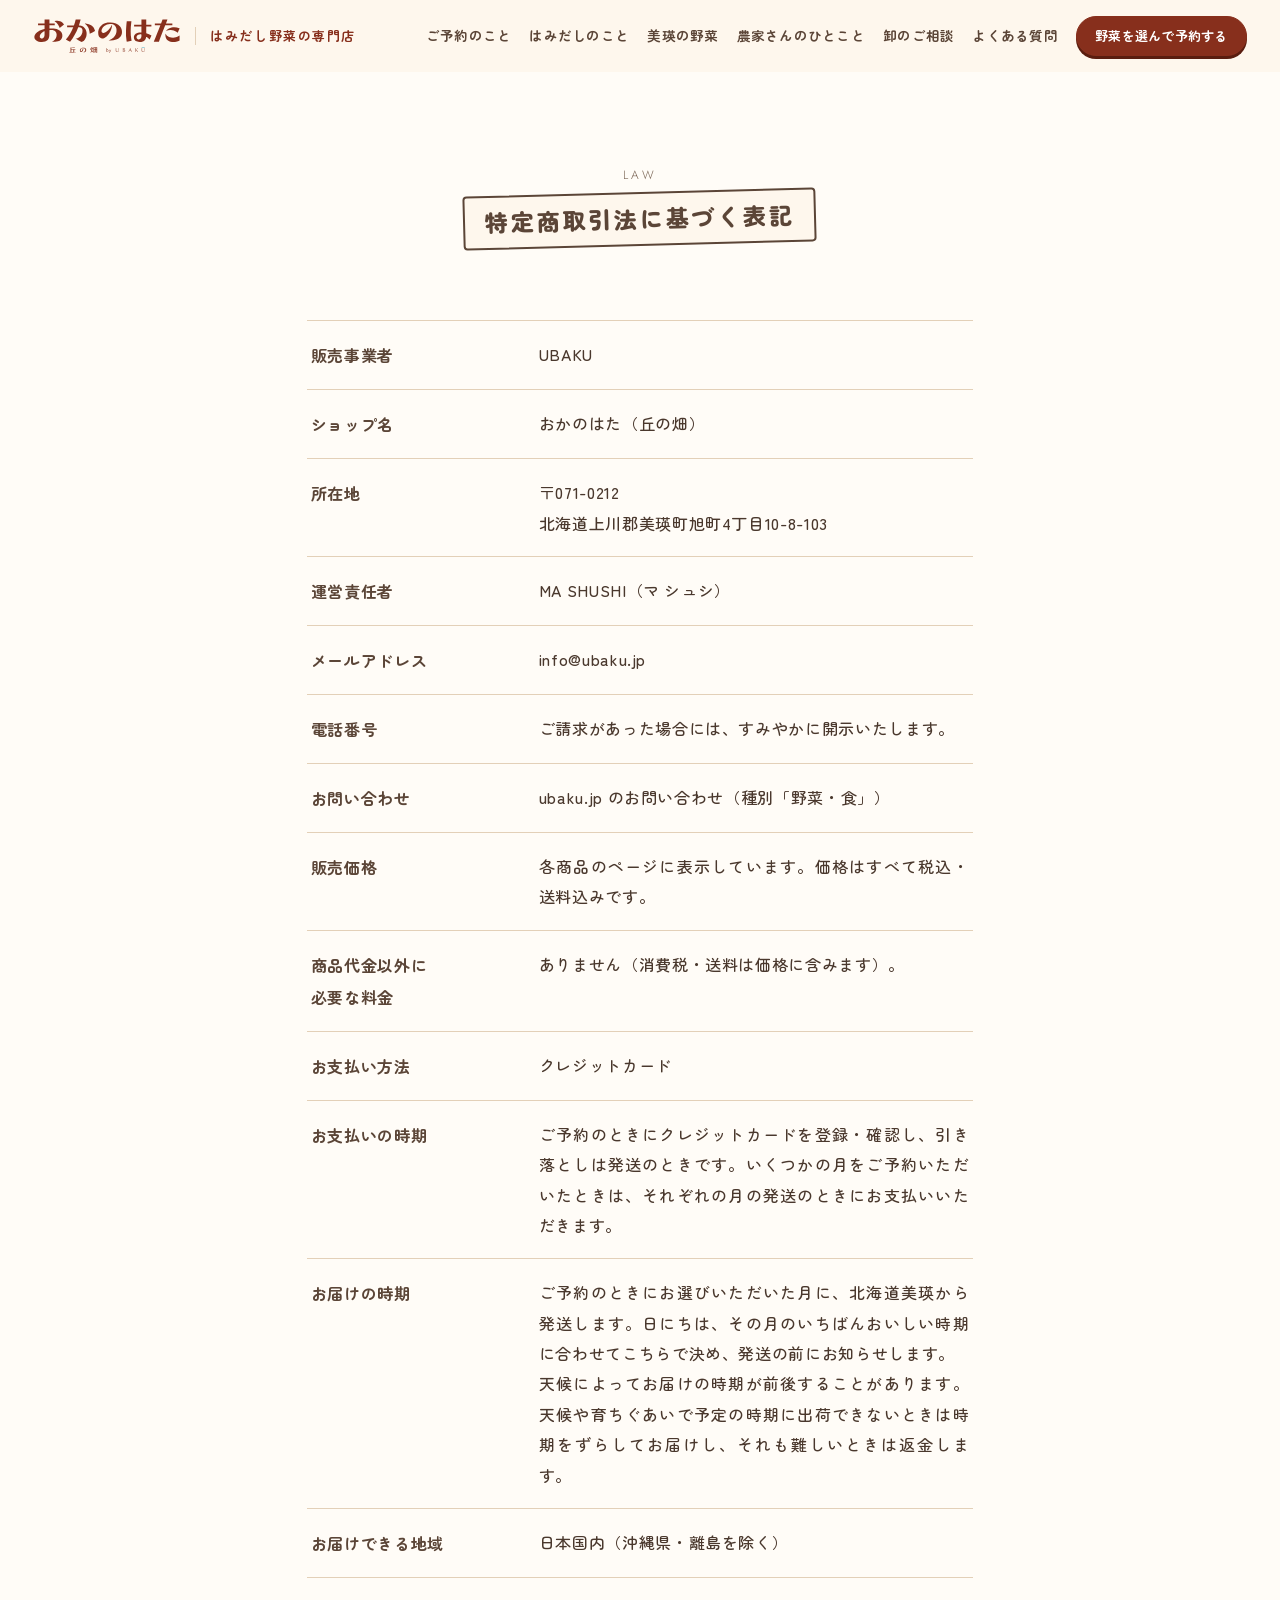
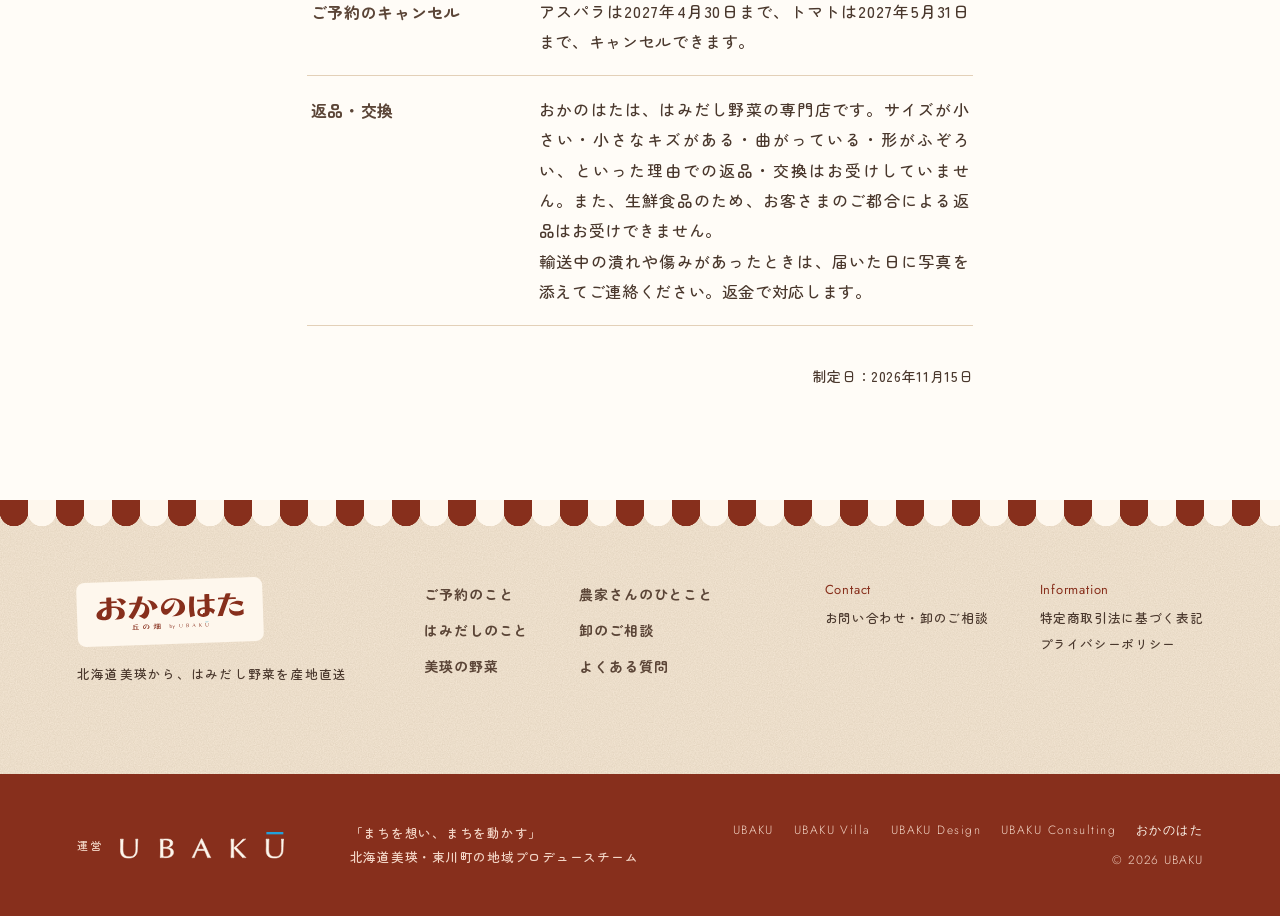
<file: law/index.html>
<!doctype html>
<html lang="ja">
<head>
<meta charset="utf-8">
<!-- アクセス解析（GA4） -->
<script async src="https://www.googletagmanager.com/gtag/js?id=G-V0N7RQ7QLT"></script>
<script>window.dataLayer=window.dataLayer||[];function gtag(){dataLayer.push(arguments);}gtag('js',new Date());(function(){var p={};try{var q=location.search;if(/[?&]me=1(&|$)/.test(q))localStorage.setItem('ubaku-me','1');if(/[?&]me=0(&|$)/.test(q))localStorage.removeItem('ubaku-me');if(localStorage.getItem('ubaku-me'))p.traffic_type='internal';var r=sessionStorage.getItem('ubaku-ref');if(r){sessionStorage.removeItem('ubaku-ref');p.page_referrer=r;}}catch(e){}gtag('config','G-V0N7RQ7QLT',p);})();</script>
<meta name="viewport" content="width=device-width, initial-scale=1">
<title>特定商取引法に基づく表記｜おかのはた（丘の畑）</title>
<!-- 検索結果に出る説明文（135文字まで）。BASE ではショップ設定の「ショップ説明」に同じ文を入れる -->
<meta name="description" content="おかのはた（北海道美瑛のはみだしアスパラ・トマトの産地直送）の特定商取引法に基づく表記です。販売事業者、価格、お支払い、お届けの時期、キャンセル、返品・交換についてご案内します。">
<link rel="canonical" href="https://okanohata.jp/law/">
<meta name="theme-color" content="#872F1C">
<!-- SNS でシェアしたときの表示（OGP）。画像は 1200×630 の ogp.jpg。URL は本番の okanohata.jp で書いてある -->
<meta property="og:type" content="website">
<meta property="og:site_name" content="おかのはた（丘の畑）">
<meta property="og:title" content="特定商取引法に基づく表記｜おかのはた（丘の畑）">
<meta property="og:description" content="おかのはた（北海道美瑛のはみだしアスパラ・トマトの産地直送）の特定商取引法に基づく表記です。販売事業者、価格、お支払い、お届けの時期、キャンセル、返品・交換についてご案内します。">
<meta property="og:url" content="https://okanohata.jp/law/">
<meta property="og:image" content="https://okanohata.jp/ogp.jpg">
<meta property="og:image:width" content="1200">
<meta property="og:image:height" content="630">
<meta property="og:image:alt" content="おかのはた 丘の畑 by UBAKU。北海道美瑛のはみだし野菜 産地直送専門店">
<meta property="og:locale" content="ja_JP">
<meta name="twitter:card" content="summary_large_image">
<!-- アイコン：仮に案2（「お」・赤土の地） -->
<link rel="icon" href="../favicon.svg" type="image/svg+xml">
<link rel="icon" href="../icon-192.png" sizes="192x192" type="image/png">
<link rel="icon" href="../favicon-32.png" sizes="32x32" type="image/png">
<link rel="apple-touch-icon" href="../apple-touch-icon.png">
<link rel="preconnect" href="https://fonts.googleapis.com">
<link rel="preconnect" href="https://fonts.gstatic.com" crossorigin>
<link rel="stylesheet" href="https://fonts.googleapis.com/css2?family=Zen+Maru+Gothic:wght@500;700;900&family=Jost:wght@300&display=swap">
<link rel="stylesheet" href="../yasai.css">
<link rel="stylesheet" href="../okanohata.css">

</head>
<body class="legal-page footer-c">

<a class="sr-only" href="#main">本文へ移動</a>
<header class="site-header">
  <a class="brand" href="../" aria-label="おかのはた トップへ"><img src="../logo.svg" alt="おかのはた 丘の畑 by UBAKU"><span class="brand-tag">はみだし野菜の専門店</span></a>
  <a class="rsv-tag" href="../#items"><span class="rt-dot" aria-hidden="true"></span><b>2027年分 ご予約受付中</b><span class="rt-early">年内早割</span></a>
  <nav class="global-nav" aria-label="メインメニュー">
    <a class="u-link pc" href="../#reserve">ご予約のこと</a>
    <a class="u-link pc" href="../#story">はみだしのこと</a>
    <a class="u-link pc" href="../#vegetables">美瑛の野菜</a>
    <a class="u-link pc" href="../#farmers">農家さんのひとこと</a>
    <a class="u-link pc" href="../#wholesale">卸のご相談</a>
    <a class="u-link pc" href="../#faq">よくある質問</a>
    <a class="shop-btn" href="../#items"><span class="ja">野菜を選んで予約する</span></a>
    <button class="menu-btn" type="button" aria-label="メニューを開く" aria-controls="drawer" aria-expanded="false"><span></span><span></span><span></span></button>
  </nav>
</header>
<div class="drawer" id="drawer" aria-hidden="true">
  <div class="drawer-panel" role="dialog" aria-label="メニュー">
    <button class="drawer-close" type="button" aria-label="メニューを閉じる">×</button>
    <ul class="drawer-nav">
      <li><a href="../#reserve">ご予約のこと<small>Reserve</small></a></li>
      <li><a href="../#story">はみだしのこと<small>Story</small></a></li>
      <li><a href="../#vegetables">美瑛の野菜<small>Vegetables</small></a></li>
      <li><a href="../#farmers">農家さんのひとこと<small>Farmers</small></a></li>
      <li><a href="../#wholesale">卸のご相談<small>Wholesale</small></a></li>
      <li><a href="../#faq">よくある質問<small>FAQ</small></a></li>
    </ul>
    <a class="btn" href="../#items">野菜を選んで予約する</a>
    <a class="btn btn--light" href="../#wholesale">飲食店・お店の方へ</a>
    <ul class="drawer-legal"><li><a href="../law/">特定商取引法に基づく表記</a></li><li><a href="../privacy/">プライバシーポリシー</a></li></ul>
  </div>
</div>

<main id="main">
<section class="legal">
  <div class="wrap">
    <h1 class="legal-title"><span class="title">LAW</span><span class="title-ja">特定商取引法に基づく表記</span></h1>
    <dl class="legal-table">
      <div><dt>販売事業者</dt><dd>UBAKU</dd></div>
      <div><dt>ショップ名</dt><dd>おかのはた（丘の畑）</dd></div>
      <div><dt>所在地</dt><dd>〒071-0212<br>北海道上川郡美瑛町旭町4丁目10-8-103</dd></div>
      <div><dt>運営責任者</dt><dd>MA SHUSHI（マ シュシ）</dd></div>
      <div><dt>メールアドレス</dt><dd>info@ubaku.jp</dd></div>
      <div><dt>電話番号</dt><dd>ご請求があった場合には、すみやかに開示いたします。</dd></div>
      <div><dt>お問い合わせ</dt><dd><a class="u-link" href="https://ubaku.jp/?type=%E9%87%8E%E8%8F%9C%E3%83%BB%E9%A3%9F#contact" target="_blank" rel="noopener">ubaku.jp のお問い合わせ</a>（種別「野菜・食」）</dd></div>
      <div><dt>販売価格</dt><dd>各商品のページに表示しています。価格はすべて税込・送料込みです。</dd></div>
      <div><dt>商品代金以外に<br>必要な料金</dt><dd>ありません（消費税・送料は価格に含みます）。</dd></div>
      <div><dt>お支払い方法</dt><dd>クレジットカード</dd></div>
      <div><dt>お支払いの時期</dt><dd>ご予約のときにクレジットカードを登録・確認し、引き落としは発送のときです。いくつかの月をご予約いただいたときは、それぞれの月の発送のときにお支払いいただきます。</dd></div>
      <div><dt>お届けの時期</dt><dd>ご予約のときにお選びいただいた月に、北海道美瑛から発送します。日にちは、その月のいちばんおいしい時期に合わせてこちらで決め、発送の前にお知らせします。<br>天候によってお届けの時期が前後することがあります。天候や育ちぐあいで予定の時期に出荷できないときは時期をずらしてお届けし、それも難しいときは返金します。</dd></div>
      <div><dt>お届けできる地域</dt><dd>日本国内（沖縄県・離島を除く）</dd></div>
      <div><dt>ご予約のキャンセル</dt><dd>アスパラは2027年4月30日まで、トマトは2027年5月31日まで、キャンセルできます。</dd></div>
      <div><dt>返品・交換</dt><dd>おかのはたは、はみだし野菜の専門店です。サイズが小さい・小さなキズがある・曲がっている・形がふぞろい、といった理由での返品・交換はお受けしていません。また、生鮮食品のため、お客さまのご都合による返品はお受けできません。<br>輸送中の潰れや傷みがあったときは、届いた日に写真を添えてご連絡ください。返金で対応します。</dd></div>
    </dl>
    <p class="legal-date">制定日：2026年11月15日</p>
  </div>
</section>
</main>

<div class="awning awning--foot" aria-hidden="true"></div>
<footer class="site-footer">
  <div class="wrap footer-main">
    <div class="footer-home">
      <a class="brand" href="../" aria-label="おかのはた トップへ"><img src="../logo.svg" alt="おかのはた 丘の畑 by UBAKU"></a>
      <p class="footer-catch">北海道美瑛から、<span class="nw">はみだし野菜を産地直送</span></p>
    </div>
    <nav class="footer-nav" aria-label="サイトの案内">
      <ul><li><a class="u-link" href="../#reserve">ご予約のこと</a></li><li><a class="u-link" href="../#story">はみだしのこと</a></li><li><a class="u-link" href="../#vegetables">美瑛の野菜</a></li></ul>
      <ul><li><a class="u-link" href="../#farmers">農家さんのひとこと</a></li><li><a class="u-link" href="../#wholesale">卸のご相談</a></li><li><a class="u-link" href="../#faq">よくある質問</a></li></ul>
    </nav>
    <div class="footer-info">
      <div>
        <h2>Contact</h2>
        <ul><li><a class="u-link" href="https://ubaku.jp/?type=%E9%87%8E%E8%8F%9C%E3%83%BB%E9%A3%9F#contact" target="_blank" rel="noopener">お問い合わせ・卸のご相談</a></li></ul>
      </div>
      <div>
        <h2>Information</h2>
        <ul><li><a class="u-link" href="../law/">特定商取引法に基づく表記</a></li><li><a class="u-link" href="../privacy/">プライバシーポリシー</a></li></ul>
      </div>
    </div>
  </div>
  <div class="footer-op">
    <div class="wrap">
      <a class="footer-op-brand" href="https://ubaku.jp" aria-label="運営：UBAKU"><small>運営</small><img class="op-wordmark" src="../ubaku-wordmark.svg" alt="UBAKU"></a>
      <p class="footer-op-text"><span>「まちを想い、まちを動かす」</span><span>北海道美瑛・東川町の地域プロデュースチーム</span></p>
      <div class="footer-op-end">
        <ul class="footer-family" aria-label="UBAKU のサイト"><li><a href="https://ubaku.jp">UBAKU</a></li><li><a href="https://ubakuvilla.com">UBAKU Villa</a></li><li><a href="https://ubaku.jp/design/">UBAKU Design</a></li><li><a href="https://ubaku.jp/consulting/">UBAKU Consulting</a></li><li><a href="../" aria-current="page">おかのはた</a></li></ul>
        <span class="footer-copy">© 2026 UBAKU</span>
      </div>
    </div>
  </div>
</footer>

<script>
/* メニューの開け閉めだけ（トップの yasai.js はイントロなども動くので、このページでは使わない） */
(function () {
  var d = document.getElementById('drawer'), b = document.querySelector('.menu-btn');
  function set(open) {
    d.classList.toggle('is-open', open); d.setAttribute('aria-hidden', open ? 'false' : 'true');
    b.setAttribute('aria-expanded', open ? 'true' : 'false'); document.body.classList.toggle('no-scroll', open);
  }
  b.addEventListener('click', function () { set(!d.classList.contains('is-open')); });
  d.addEventListener('click', function (e) { if (e.target === d || e.target.closest('.drawer-close') || e.target.closest('a')) set(false); });
  document.addEventListener('keydown', function (e) { if (e.key === 'Escape') set(false); });
})();
</script>
</body>
</html>
</file>
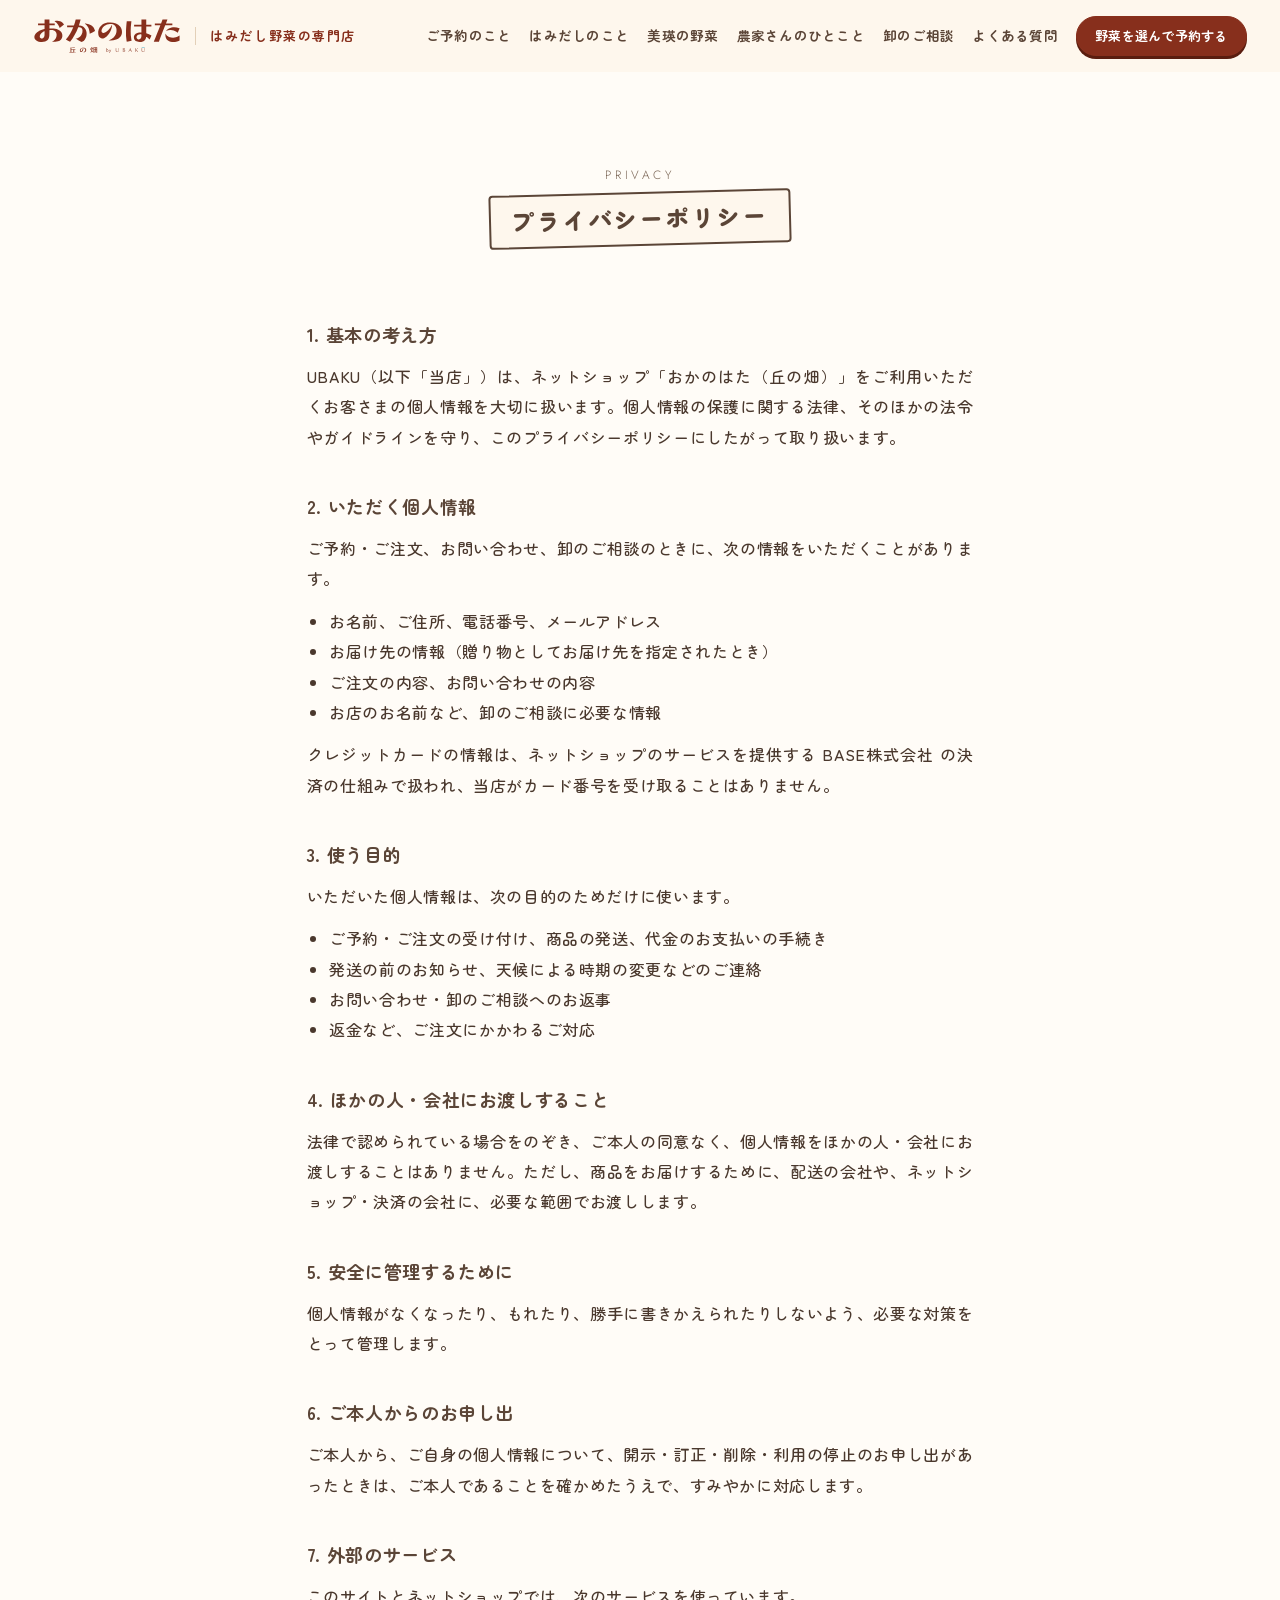
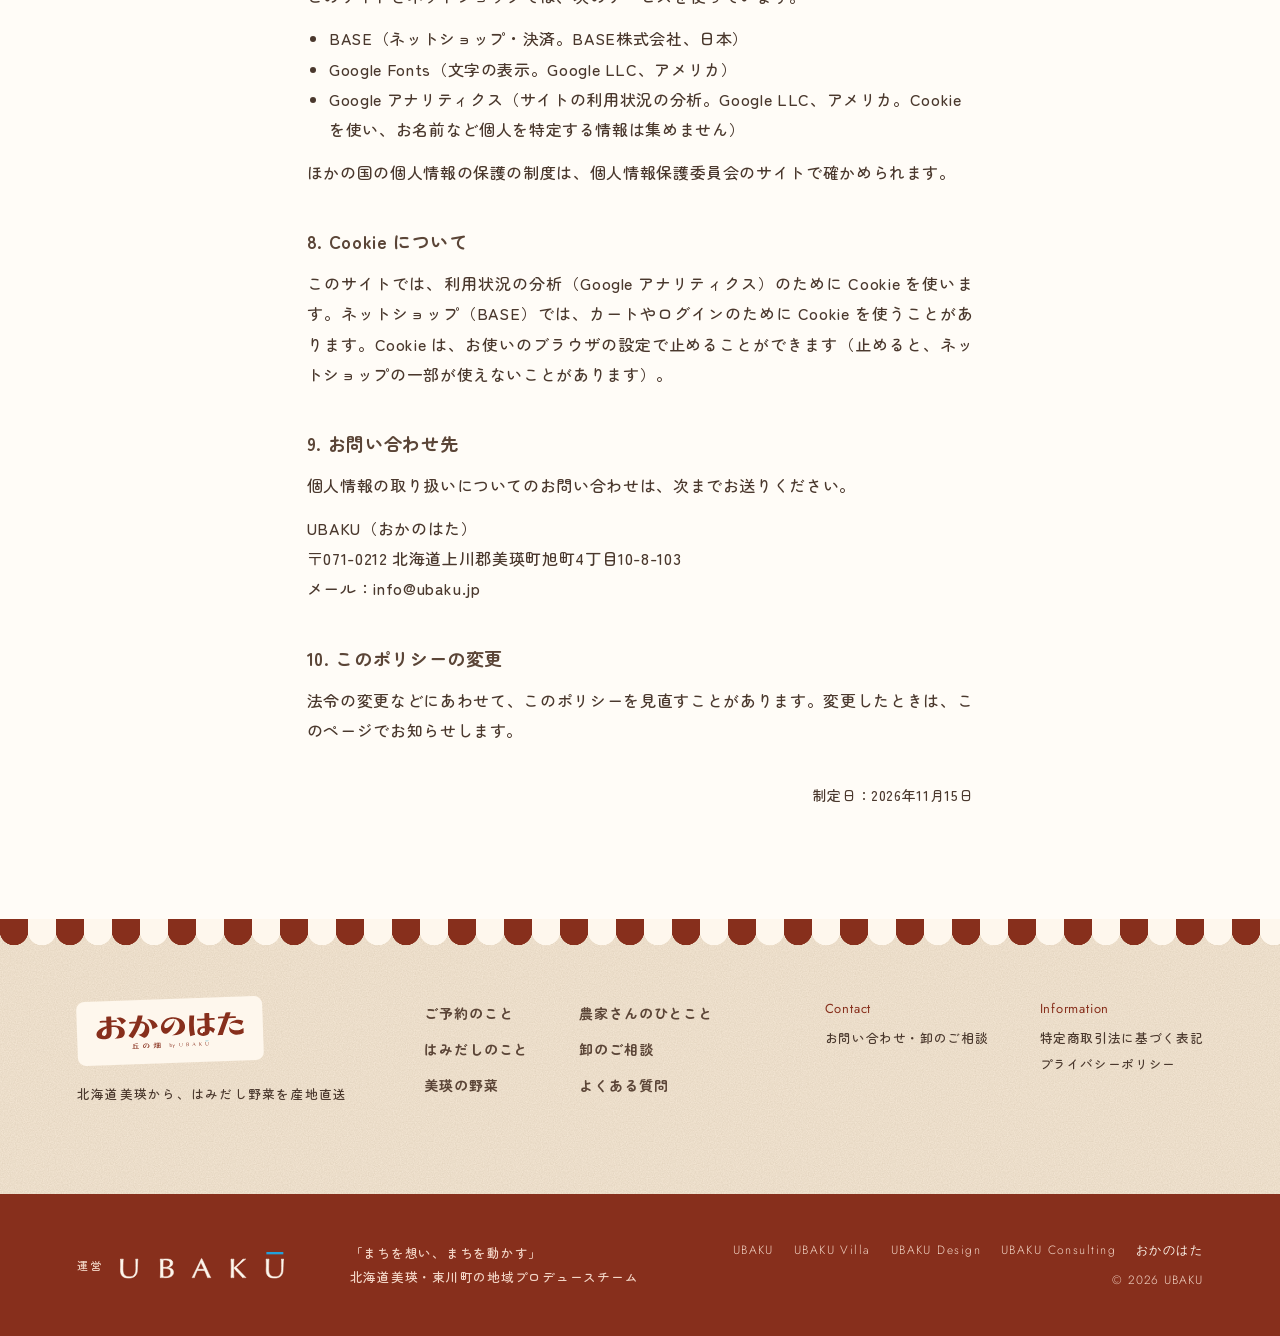
<file: privacy/index.html>
<!doctype html>
<html lang="ja">
<head>
<meta charset="utf-8">
<!-- アクセス解析（GA4） -->
<script async src="https://www.googletagmanager.com/gtag/js?id=G-V0N7RQ7QLT"></script>
<script>window.dataLayer=window.dataLayer||[];function gtag(){dataLayer.push(arguments);}gtag('js',new Date());(function(){var p={};try{var q=location.search;if(/[?&]me=1(&|$)/.test(q))localStorage.setItem('ubaku-me','1');if(/[?&]me=0(&|$)/.test(q))localStorage.removeItem('ubaku-me');if(localStorage.getItem('ubaku-me'))p.traffic_type='internal';var r=sessionStorage.getItem('ubaku-ref');if(r){sessionStorage.removeItem('ubaku-ref');p.page_referrer=r;}}catch(e){}gtag('config','G-V0N7RQ7QLT',p);})();</script>
<meta name="viewport" content="width=device-width, initial-scale=1">
<title>プライバシーポリシー｜おかのはた（丘の畑）</title>
<!-- 検索結果に出る説明文（135文字まで）。BASE ではショップ設定の「ショップ説明」に同じ文を入れる -->
<meta name="description" content="おかのはた（北海道美瑛のはみだしアスパラ・トマトの産地直送）のプライバシーポリシーです。いただく個人情報、使う目的、外部のサービス、お問い合わせ先についてご案内します。">
<link rel="canonical" href="https://okanohata.jp/privacy/">
<meta name="theme-color" content="#872F1C">
<!-- SNS でシェアしたときの表示（OGP）。画像は 1200×630 の ogp.jpg。URL は本番の okanohata.jp で書いてある -->
<meta property="og:type" content="website">
<meta property="og:site_name" content="おかのはた（丘の畑）">
<meta property="og:title" content="プライバシーポリシー｜おかのはた（丘の畑）">
<meta property="og:description" content="おかのはた（北海道美瑛のはみだしアスパラ・トマトの産地直送）のプライバシーポリシーです。いただく個人情報、使う目的、外部のサービス、お問い合わせ先についてご案内します。">
<meta property="og:url" content="https://okanohata.jp/privacy/">
<meta property="og:image" content="https://okanohata.jp/ogp.jpg">
<meta property="og:image:width" content="1200">
<meta property="og:image:height" content="630">
<meta property="og:image:alt" content="おかのはた 丘の畑 by UBAKU。北海道美瑛のはみだし野菜 産地直送専門店">
<meta property="og:locale" content="ja_JP">
<meta name="twitter:card" content="summary_large_image">
<!-- アイコン：仮に案2（「お」・赤土の地） -->
<link rel="icon" href="../favicon.svg" type="image/svg+xml">
<link rel="icon" href="../icon-192.png" sizes="192x192" type="image/png">
<link rel="icon" href="../favicon-32.png" sizes="32x32" type="image/png">
<link rel="apple-touch-icon" href="../apple-touch-icon.png">
<link rel="preconnect" href="https://fonts.googleapis.com">
<link rel="preconnect" href="https://fonts.gstatic.com" crossorigin>
<link rel="stylesheet" href="https://fonts.googleapis.com/css2?family=Zen+Maru+Gothic:wght@500;700;900&family=Jost:wght@300&display=swap">
<link rel="stylesheet" href="../yasai.css">
<link rel="stylesheet" href="../okanohata.css">

</head>
<body class="legal-page footer-c">

<a class="sr-only" href="#main">本文へ移動</a>
<header class="site-header">
  <a class="brand" href="../" aria-label="おかのはた トップへ"><img src="../logo.svg" alt="おかのはた 丘の畑 by UBAKU"><span class="brand-tag">はみだし野菜の専門店</span></a>
  <a class="rsv-tag" href="../#items"><span class="rt-dot" aria-hidden="true"></span><b>2027年分 ご予約受付中</b><span class="rt-early">年内早割</span></a>
  <nav class="global-nav" aria-label="メインメニュー">
    <a class="u-link pc" href="../#reserve">ご予約のこと</a>
    <a class="u-link pc" href="../#story">はみだしのこと</a>
    <a class="u-link pc" href="../#vegetables">美瑛の野菜</a>
    <a class="u-link pc" href="../#farmers">農家さんのひとこと</a>
    <a class="u-link pc" href="../#wholesale">卸のご相談</a>
    <a class="u-link pc" href="../#faq">よくある質問</a>
    <a class="shop-btn" href="../#items"><span class="ja">野菜を選んで予約する</span></a>
    <button class="menu-btn" type="button" aria-label="メニューを開く" aria-controls="drawer" aria-expanded="false"><span></span><span></span><span></span></button>
  </nav>
</header>
<div class="drawer" id="drawer" aria-hidden="true">
  <div class="drawer-panel" role="dialog" aria-label="メニュー">
    <button class="drawer-close" type="button" aria-label="メニューを閉じる">×</button>
    <ul class="drawer-nav">
      <li><a href="../#reserve">ご予約のこと<small>Reserve</small></a></li>
      <li><a href="../#story">はみだしのこと<small>Story</small></a></li>
      <li><a href="../#vegetables">美瑛の野菜<small>Vegetables</small></a></li>
      <li><a href="../#farmers">農家さんのひとこと<small>Farmers</small></a></li>
      <li><a href="../#wholesale">卸のご相談<small>Wholesale</small></a></li>
      <li><a href="../#faq">よくある質問<small>FAQ</small></a></li>
    </ul>
    <a class="btn" href="../#items">野菜を選んで予約する</a>
    <a class="btn btn--light" href="../#wholesale">飲食店・お店の方へ</a>
    <ul class="drawer-legal"><li><a href="../law/">特定商取引法に基づく表記</a></li><li><a href="../privacy/">プライバシーポリシー</a></li></ul>
  </div>
</div>

<main id="main">
<section class="legal">
  <div class="wrap">
    <h1 class="legal-title"><span class="title">PRIVACY</span><span class="title-ja">プライバシーポリシー</span></h1>
    <div class="legal-text">
      <h2>1. 基本の考え方</h2>
      <p>UBAKU（以下「当店」）は、ネットショップ「おかのはた（丘の畑）」をご利用いただくお客さまの個人情報を大切に扱います。個人情報の保護に関する法律、そのほかの法令やガイドラインを守り、このプライバシーポリシーにしたがって取り扱います。</p>
      <h2>2. いただく個人情報</h2>
      <p>ご予約・ご注文、お問い合わせ、卸のご相談のときに、次の情報をいただくことがあります。</p><ul><li>お名前、ご住所、電話番号、メールアドレス</li><li>お届け先の情報（贈り物としてお届け先を指定されたとき）</li><li>ご注文の内容、お問い合わせの内容</li><li>お店のお名前など、卸のご相談に必要な情報</li></ul><p>クレジットカードの情報は、ネットショップのサービスを提供する BASE株式会社 の決済の仕組みで扱われ、当店がカード番号を受け取ることはありません。</p>
      <h2>3. 使う目的</h2>
      <p>いただいた個人情報は、次の目的のためだけに使います。</p><ul><li>ご予約・ご注文の受け付け、商品の発送、代金のお支払いの手続き</li><li>発送の前のお知らせ、天候による時期の変更などのご連絡</li><li>お問い合わせ・卸のご相談へのお返事</li><li>返金など、ご注文にかかわるご対応</li></ul>
      <h2>4. ほかの人・会社にお渡しすること</h2>
      <p>法律で認められている場合をのぞき、ご本人の同意なく、個人情報をほかの人・会社にお渡しすることはありません。ただし、商品をお届けするために、配送の会社や、ネットショップ・決済の会社に、必要な範囲でお渡しします。</p>
      <h2>5. 安全に管理するために</h2>
      <p>個人情報がなくなったり、もれたり、勝手に書きかえられたりしないよう、必要な対策をとって管理します。</p>
      <h2>6. ご本人からのお申し出</h2>
      <p>ご本人から、ご自身の個人情報について、開示・訂正・削除・利用の停止のお申し出があったときは、ご本人であることを確かめたうえで、すみやかに対応します。</p>
      <h2>7. 外部のサービス</h2>
      <p>このサイトとネットショップでは、次のサービスを使っています。</p><ul><li>BASE（ネットショップ・決済。BASE株式会社、日本）</li><li>Google Fonts（文字の表示。Google LLC、アメリカ）</li><li>Google アナリティクス（サイトの利用状況の分析。Google LLC、アメリカ。Cookie を使い、お名前など個人を特定する情報は集めません）</li></ul><p>ほかの国の個人情報の保護の制度は、個人情報保護委員会のサイトで確かめられます。</p>
      <h2>8. Cookie について</h2>
      <p>このサイトでは、利用状況の分析（Google アナリティクス）のために Cookie を使います。ネットショップ（BASE）では、カートやログインのために Cookie を使うことがあります。Cookie は、お使いのブラウザの設定で止めることができます（止めると、ネットショップの一部が使えないことがあります）。</p>
      <h2>9. お問い合わせ先</h2>
      <p>個人情報の取り扱いについてのお問い合わせは、次までお送りください。</p><p>UBAKU（おかのはた）<br>〒071-0212 北海道上川郡美瑛町旭町4丁目10-8-103<br>メール：info@ubaku.jp</p>
      <h2>10. このポリシーの変更</h2>
      <p>法令の変更などにあわせて、このポリシーを見直すことがあります。変更したときは、このページでお知らせします。</p>
    </div>
    <p class="legal-date">制定日：2026年11月15日</p>
  </div>
</section>
</main>

<div class="awning awning--foot" aria-hidden="true"></div>
<footer class="site-footer">
  <div class="wrap footer-main">
    <div class="footer-home">
      <a class="brand" href="../" aria-label="おかのはた トップへ"><img src="../logo.svg" alt="おかのはた 丘の畑 by UBAKU"></a>
      <p class="footer-catch">北海道美瑛から、<span class="nw">はみだし野菜を産地直送</span></p>
    </div>
    <nav class="footer-nav" aria-label="サイトの案内">
      <ul><li><a class="u-link" href="../#reserve">ご予約のこと</a></li><li><a class="u-link" href="../#story">はみだしのこと</a></li><li><a class="u-link" href="../#vegetables">美瑛の野菜</a></li></ul>
      <ul><li><a class="u-link" href="../#farmers">農家さんのひとこと</a></li><li><a class="u-link" href="../#wholesale">卸のご相談</a></li><li><a class="u-link" href="../#faq">よくある質問</a></li></ul>
    </nav>
    <div class="footer-info">
      <div>
        <h2>Contact</h2>
        <ul><li><a class="u-link" href="https://ubaku.jp/?type=%E9%87%8E%E8%8F%9C%E3%83%BB%E9%A3%9F#contact" target="_blank" rel="noopener">お問い合わせ・卸のご相談</a></li></ul>
      </div>
      <div>
        <h2>Information</h2>
        <ul><li><a class="u-link" href="../law/">特定商取引法に基づく表記</a></li><li><a class="u-link" href="../privacy/">プライバシーポリシー</a></li></ul>
      </div>
    </div>
  </div>
  <div class="footer-op">
    <div class="wrap">
      <a class="footer-op-brand" href="https://ubaku.jp" aria-label="運営：UBAKU"><small>運営</small><img class="op-wordmark" src="../ubaku-wordmark.svg" alt="UBAKU"></a>
      <p class="footer-op-text"><span>「まちを想い、まちを動かす」</span><span>北海道美瑛・東川町の地域プロデュースチーム</span></p>
      <div class="footer-op-end">
        <ul class="footer-family" aria-label="UBAKU のサイト"><li><a href="https://ubaku.jp">UBAKU</a></li><li><a href="https://ubakuvilla.com">UBAKU Villa</a></li><li><a href="https://ubaku.jp/design/">UBAKU Design</a></li><li><a href="https://ubaku.jp/consulting/">UBAKU Consulting</a></li><li><a href="../" aria-current="page">おかのはた</a></li></ul>
        <span class="footer-copy">© 2026 UBAKU</span>
      </div>
    </div>
  </div>
</footer>

<script>
/* メニューの開け閉めだけ（トップの yasai.js はイントロなども動くので、このページでは使わない） */
(function () {
  var d = document.getElementById('drawer'), b = document.querySelector('.menu-btn');
  function set(open) {
    d.classList.toggle('is-open', open); d.setAttribute('aria-hidden', open ? 'false' : 'true');
    b.setAttribute('aria-expanded', open ? 'true' : 'false'); document.body.classList.toggle('no-scroll', open);
  }
  b.addEventListener('click', function () { set(!d.classList.contains('is-open')); });
  d.addEventListener('click', function (e) { if (e.target === d || e.target.closest('.drawer-close') || e.target.closest('a')) set(false); });
  document.addEventListener('keydown', function (e) { if (e.key === 'Escape') set(false); });
})();
</script>
</body>
</html>
</file>
<file: yasai.css>
/* =========================================================
   UBAKU Yasai（見本 C8・2026-11-08）
   ・ubakuvilla.com（2026-11-07 公開）の作りを参考に全体を組み直した
     画面いっぱいの写真／写真がふわっと出て少し引く／溶けるように替わる写真／流れ続ける写真の帯／
     曲線は2か所だけ（冒頭のあとと、フッターの上）／右下の丸い印／フッターの「運営 UBAKU」の面
   ・ubakuvilla.com の金（真鍮）の役目を、Yasai では赤土 #B4553A が受け持つ
   ・書体は ubaku.jp と同じ（本文 Noto Sans JP 300・日本語見出し Murecho・英字 Jost）
   ・色・書体・余白は :root の変数を通す
   ========================================================= */
:root{
  /* ---- 色 ---- */
  --red:#B4553A;          /* 【赤土】Yasai の差し色：線・ボタン・印・数字 */
  --red-ink:#9A4430;      /* 白・生成りの上の小さな赤土の文字（読みやすい濃さ） */
  --red-light:#E9A68F;    /* 緑の上の赤土の文字 */
  --red-soft:#F6E7E1;     /* 赤土のごく淡い色（札の地） */
  --green:#29463D;        /* ブランドの緑（ubaku.jp・ubakuvilla.com と同じ） */
  --deep:#1F372F;         /* 一段深い緑：運営 UBAKU の面（ubakuvilla.com と同じ） */
  --cream:#F2EDE4;        /* 生成り：野菜・お届けの面（畑の土に寄せた温かい色） */
  --white:#FFFFFF;
  --ink:#2B241C;          /* 見出しの文字 */
  --text:#4B4236;         /* 本文の文字 */
  --sub:#7A7266;          /* 補足の文字 */
  --line:#DDD5C8;         /* 細い罫線 */
  --on-green:#F1EBDF;     /* 緑の上の文字 */
  --on-green-sub:#BFC8BF; /* 緑の上の小さな文字 */
  --spring:#8CB86E;       /* 季節の丸：春（アスパラ） */
  --summer:#E0705A;       /* 季節の丸：夏（トマト） */

  /* ---- 書体 ---- */
  --f-body:'Noto Sans JP', sans-serif;
  /* Murecho には「瑛」「厨」「惣」などの字がないので、その字だけ形の近い Zen Kaku Gothic New で出す（2026-11-08。Noto だと太く見えて浮いていた） */
  --f-head:'Murecho', 'Zen Kaku Gothic New', 'Noto Sans JP', sans-serif;
  --f-en:'Jost', sans-serif;

  /* ---- 余白 ---- */
  --pad-x:clamp(20px, 6vw, 96px);
  --sec-y:clamp(80px, 10vw, 140px);
  --wrap:1180px;
  --header-h:72px;
  --hill-h:clamp(30px, 4.6vw, 72px);

  /* ---- 動き（ubaku.jp・ubakuvilla.com と同じ数値） ---- */
  --reveal-dist:28px;
  --reveal-time:1.1s;
  --lift:-8px;
  --zoom-time:1.8s;
  --ease:cubic-bezier(.2,.7,.2,1);
}

/* ---------- 基本 ---------- */
*,*::before,*::after{box-sizing:border-box}
html{-webkit-text-size-adjust:100%;scroll-behavior:smooth}
body{margin:0;background:var(--white);color:var(--text);font-family:var(--f-body);font-weight:300;font-size:15px;line-height:2;letter-spacing:.04em;-webkit-font-smoothing:antialiased;overflow-x:hidden}
img{max-width:100%;height:auto;display:block}
a{color:inherit;text-decoration:none}
h1,h2,h3,h4{font-weight:400;margin:0;color:var(--ink);line-height:1.6;font-family:var(--f-head)}
p{margin:0 0 1.2em}
p:last-child{margin-bottom:0}
.wrap{max-width:calc(var(--wrap) + var(--pad-x) * 2);margin:0 auto;padding:0 var(--pad-x)}
.sr-only{position:absolute;width:1px;height:1px;overflow:hidden;clip:rect(0 0 0 0);white-space:nowrap}
.nw{display:inline-block}                 /* 言葉のまとまりの途中で改行しない */
/* 日本語の本文は左右両端そろえ（UBAKU 全サイト共通）。見出し・キャッチ・写真の説明は対象外 */
main p,.footer-op-text{text-align:justify}
main .catch,main .quote{text-align:start}
.hero-copy p,.intro .catch,.intro .en,.cta p,main .center{text-align:center}

/* UBAKŪ のロゴ（文字と横線を別々に塗る。横線は赤土） */
.wordmark{position:relative;display:block;aspect-ratio:330 / 60}
.wordmark::before,.wordmark::after{content:"";position:absolute;inset:0}
.wordmark::before{background:var(--logo-color,var(--ink));-webkit-mask:url(logo-wordmark-letters.svg) center / contain no-repeat;mask:url(logo-wordmark-letters.svg) center / contain no-repeat}
.wordmark::after{background:var(--logo-bar,var(--red));-webkit-mask:url(logo-wordmark-bar.svg) center / contain no-repeat;mask:url(logo-wordmark-bar.svg) center / contain no-repeat}
/* ロゴの下の YASAI（字間を広く） */
.brand{display:inline-flex;flex-direction:column;align-items:flex-start;gap:5px}
.brand .wordmark{width:96px}
.brand-sub{font-family:var(--f-en);font-weight:300;font-size:11px;letter-spacing:.62em;line-height:1;padding-left:.1em}

/* リンクの下線は左から伸びる */
.u-link{background:linear-gradient(currentColor,currentColor) 0 100% / 0 1px no-repeat;transition:background-size .5s var(--ease);padding-bottom:2px}
.u-link:hover{background-size:100% 1px}
.more{display:inline-flex;align-items:center;gap:10px;font-family:var(--f-en);font-size:13px;letter-spacing:.08em;border-bottom:1px solid currentColor;padding-bottom:2px;white-space:nowrap}
.more::after{content:"→";transition:transform .45s var(--ease)}
.more:hover::after{transform:translateX(4px)}

/* ボタン：買う・卸のご相談は赤土で塗る。それ以外は線だけ */
.btn{display:inline-flex;align-items:center;justify-content:center;gap:12px;min-height:50px;padding:0 30px;border:1px solid var(--red);background:var(--red);color:#fff;font-size:14px;font-weight:400;letter-spacing:.1em;transition:background-color .4s ease,color .4s ease,border-color .4s ease}
.btn small{font-family:var(--f-en);font-weight:300;font-size:11px;letter-spacing:.12em;opacity:.85}
.btn:hover{background:var(--red-ink);border-color:var(--red-ink)}
.btn--line{background:none;color:var(--ink);border-color:currentColor}
.btn--line:hover{background:var(--ink);border-color:var(--ink);color:#fff}
.btn--light{background:none;color:#fff;border-color:rgba(255,255,255,.8)}
.btn--light:hover{background:#fff;color:var(--ink);border-color:#fff}

/* ---------- 見出し（ubakuvilla.com と同じ：小さめの Jost 細字＋日本語のキャッチ） ---------- */
.sec{padding:var(--sec-y) 0}
.title{font-family:var(--f-en);font-weight:200;font-size:clamp(30px,3vw,38px);letter-spacing:.05em;line-height:1.2;color:var(--green);margin:0 0 6px}
.title-ja{display:block;font-family:var(--f-body);font-size:12px;letter-spacing:.2em;color:var(--red-ink);margin-bottom:22px}
.catch{font-family:var(--f-head);font-size:clamp(20px,2vw,26px);line-height:1.85;letter-spacing:.1em;color:var(--ink);margin-bottom:24px}
.head{max-width:860px;margin-bottom:clamp(40px,5vw,64px)}
.head p{font-size:14px;line-height:2.1}
.center{text-align:center}
.head.center{margin-left:auto;margin-right:auto}

/* ---------- ヘッダー（写真の上では白、スクロールすると生成りの帯） ---------- */
.site-header{position:fixed;inset:var(--bar-h) 0 auto;height:var(--header-h);z-index:50;display:flex;align-items:center;justify-content:space-between;gap:24px;padding:0 clamp(16px,2.6vw,36px);color:#fff;--logo-color:#fff;transition:background .5s ease,color .5s ease,box-shadow .5s ease}
.site-header.is-solid{background:rgba(251,249,245,.95);color:var(--ink);--logo-color:var(--ink);box-shadow:0 1px 0 rgba(0,0,0,.05);-webkit-backdrop-filter:blur(8px);backdrop-filter:blur(8px)}
.global-nav{display:flex;align-items:center;gap:clamp(18px,2.2vw,32px);font-family:var(--f-en);font-weight:300;font-size:14px;letter-spacing:.06em}
.global-nav .ja{font-family:var(--f-body)}
.shop-btn{display:inline-flex;align-items:center;gap:8px;min-height:40px;padding:0 18px;border:1px solid currentColor;font-size:13px;transition:background-color .4s,color .4s,border-color .4s}
.shop-btn:hover,.site-header.is-solid .shop-btn{background:var(--red);border-color:var(--red);color:#fff}
.site-header.is-solid .shop-btn:hover{background:var(--red-ink);border-color:var(--red-ink)}
.menu-btn{display:none;width:44px;height:44px;border:0;background:none;color:inherit;cursor:pointer;position:relative}
.menu-btn span{position:absolute;left:11px;right:11px;height:1px;background:currentColor}
.menu-btn span:nth-child(1){top:16px}.menu-btn span:nth-child(2){top:22px}.menu-btn span:nth-child(3){top:28px}
/* スマホのメニュー（右から出る） */
.drawer{position:fixed;inset:0;z-index:60;background:rgba(20,26,22,.4);opacity:0;pointer-events:none;transition:opacity .4s ease}
.drawer.is-open{opacity:1;pointer-events:auto}
.drawer-panel{position:absolute;top:0;right:0;bottom:0;width:min(86vw,360px);background:var(--green);color:var(--on-green);padding:72px 32px 32px;transform:translateX(100%);transition:transform .5s var(--ease);overflow-y:auto}
.drawer.is-open .drawer-panel{transform:none}
.drawer-close{position:absolute;top:14px;right:16px;width:44px;height:44px;border:0;background:none;color:inherit;font-size:28px;font-weight:200;cursor:pointer}
.drawer-nav{list-style:none;margin:0 0 32px;padding:0;display:grid;gap:4px;font-family:var(--f-en);font-weight:300;font-size:18px;letter-spacing:.06em}
.drawer-nav small{font-family:var(--f-body);font-size:11px;letter-spacing:.14em;color:var(--on-green-sub);margin-left:12px}
.drawer .btn{width:100%;margin-top:10px}

/* ---------- ① ヒーロー（画面いっぱい・3枚が溶けるように替わる・曲線なし） ---------- */
.hero{position:relative;height:100svh;min-height:540px;overflow:hidden;background:var(--green)}
.hero .slide{position:absolute;inset:0;opacity:0;transition:opacity 2.4s ease}
.hero .slide.is-active{opacity:1}
.hero .slide img{width:100%;height:100%;object-fit:cover;transform:scale(1.08);transition:transform 9s linear}
.hero .slide.is-active img{transform:scale(1)}
html.is-intro .hero .slide.is-active img{transform:scale(1.08);transition:none}   /* イントロの間は動かさない */
.hero::after{content:"";position:absolute;inset:0;background:linear-gradient(rgba(0,0,0,.26),rgba(0,0,0,0) 32%,rgba(0,0,0,.08) 60%,rgba(0,0,0,.42))}
.hero-copy{position:absolute;inset:auto 0 13%;z-index:2;text-align:center;color:#fff;padding:0 20px}
.hero-copy h1{color:#fff;font-size:clamp(22px,2.4vw,30px);line-height:1.6;letter-spacing:.2em;padding-left:.2em}
.hero-copy p{font-size:12px;line-height:1.8;letter-spacing:.28em;padding-left:.28em;margin:16px 0 0}
.hero-btns{display:flex;justify-content:center;flex-wrap:wrap;gap:12px;margin-top:30px}
.hero-btns .btn{min-height:46px;padding:0 26px;font-size:13px}
.scroll-sign{position:absolute;left:50%;bottom:24px;z-index:2;width:1px;height:48px;background:rgba(255,255,255,.4);overflow:hidden}
.scroll-sign::after{content:"";position:absolute;left:0;top:-48px;width:1px;height:48px;background:#fff;animation:scroll 2.4s var(--ease) infinite}
@keyframes scroll{to{top:48px}}
/* 写真の切り替え（右下の3本の線） */
.hero-dots{position:absolute;right:clamp(16px,2.6vw,36px);bottom:28px;z-index:3;display:flex;gap:8px}
.hero-dots button{width:28px;height:14px;padding:0;border:0;background:none;cursor:pointer;position:relative}
.hero-dots button::before{content:"";position:absolute;left:0;right:0;top:6px;height:1px;background:rgba(255,255,255,.45)}
.hero-dots button::after{content:"";position:absolute;left:0;right:0;top:6px;height:1px;background:#fff;transform:scaleX(0);transform-origin:0 50%}
.hero-dots button.is-on::after{animation:dot 6.5s linear both}
@keyframes dot{to{transform:scaleX(1)}}

/* ---------- ② はじめの紹介（白・中央。下に1つめの曲線） ---------- */
.intro{padding:var(--sec-y) 0 calc(var(--sec-y) * .55);text-align:center}
.intro .catch{font-size:clamp(21px,2.2vw,28px);margin-bottom:28px}
.intro p:not(.catch){max-width:600px;margin:0 auto 1.2em;font-size:14.5px;line-height:2.2;text-align:justify}
.intro .en{font-family:var(--f-en);font-weight:300;font-size:13px;letter-spacing:.08em;color:var(--sub);text-align:center !important;margin-top:28px}

/* ---------- 丘の曲線（冒頭のあとと、フッターの上の2か所だけ。赤土の細い線が左から引かれる） ---------- */
.hill{display:block;height:var(--hill-h);margin-top:-1px;position:relative;z-index:1}
.hill svg{display:block;width:100%;height:100%;overflow:visible}
.hill .ln{fill:none;stroke:var(--red);stroke-width:1;vector-effect:non-scaling-stroke;opacity:.85}
.hill .ln-wrap{clip-path:inset(-10px 100% -10px 0);transition:clip-path 2.4s var(--ease)}
.hill.is-visible .ln-wrap{clip-path:inset(-10px 0 -10px 0)}

/* ---------- 写真の動き ---------- */
.reveal{opacity:0;transform:translateY(var(--reveal-dist));transition:opacity var(--reveal-time) ease,transform var(--reveal-time) var(--ease)}
.reveal.is-visible{opacity:1;transform:none}
/* 写真は、ふわっと現れて少し引いていく */
.unveil{opacity:0;overflow:hidden;transition:opacity 1.4s ease var(--d,0s)}
.unveil img{transform:scale(1.07);transition:transform 2.6s var(--ease) var(--d,0s)}
.unveil.is-visible{opacity:1}
.unveil.is-visible img{transform:none}
@media (hover:hover){
  .zoom.is-visible:hover img,a:hover .zoom.is-visible img{transform:scale(1.05);transition:transform var(--zoom-time) var(--ease)}
}
/* 溶けるように替わり、その間ゆっくり引く */
.wipe{position:relative;overflow:hidden;background:var(--cream)}
.wipe img{position:absolute;inset:0;width:100%;height:100%;object-fit:cover;opacity:0}
.wipe img.is-active{opacity:1;z-index:2;transition:opacity 1.8s ease}
.wipe img.was-active{opacity:1;z-index:1}
.wipe img.is-active,.wipe img.was-active{animation:kb 11s linear both}
@keyframes kb{from{transform:scale(1.08)}to{transform:scale(1)}}

/* ---------- ③ Story（生成り：写真と文章を左右に。下に3つの特長） ---------- */
.story-sec{background:var(--cream)}
.split{display:grid;grid-template-columns:1.2fr 1fr;gap:clamp(40px,6vw,96px);align-items:center}
.split .wipe{aspect-ratio:3 / 2}
.split p:not(.catch){font-size:14.5px;line-height:2.1}
.points{list-style:none;margin:clamp(64px,8vw,112px) 0 0;padding:0;display:grid;grid-template-columns:repeat(3,1fr);gap:clamp(24px,4vw,56px)}
.points li{position:relative;padding-top:28px;--i:0s;display:grid;grid-template-columns:56px minmax(0,1fr);column-gap:16px;align-content:start}
.points li:nth-child(2){--i:.22s}
.points li:nth-child(3){--i:.44s}
.points li::before{content:"";position:absolute;left:0;right:0;top:0;height:1px;background:rgba(41,70,61,.18)}
.points li::after{content:"";position:absolute;left:0;right:0;top:0;height:1px;background:var(--red);transform:scaleX(0);transform-origin:0 50%;transition:transform 1.5s var(--ease) var(--i)}
.points li.is-visible::after{transform:scaleX(1)}
.pt-icon{display:block;width:56px;height:56px;grid-column:1;grid-row:1 / 3;align-self:center}
.pt-icon path,.pt-icon circle{fill:none;stroke:var(--green);stroke-width:1.1;stroke-linecap:round;stroke-linejoin:round;stroke-dasharray:1;stroke-dashoffset:1;transition:stroke-dashoffset 2.2s var(--ease) calc(var(--i) + .3s)}
.points li.is-visible .pt-icon path,.points li.is-visible .pt-icon circle{stroke-dashoffset:0}
.points .no,.points h3,.points p{opacity:0;transform:translateY(14px);transition:opacity .9s ease,transform .9s var(--ease)}
.points .no{transition-delay:calc(var(--i) + .5s)}
.points h3{transition-delay:calc(var(--i) + .65s)}
.points p{transition-delay:calc(var(--i) + .8s)}
.points li.is-visible .no,.points li.is-visible h3,.points li.is-visible p{opacity:1;transform:none}
.points .no{display:block;grid-column:2;align-self:end;font-family:var(--f-en);font-weight:300;font-size:14px;color:var(--red-ink);letter-spacing:.1em}
.points h3{grid-column:2;align-self:start;font-size:17px;letter-spacing:.12em;margin:2px 0 0}
.points p{grid-column:1 / -1;font-size:13.5px;line-height:2.1;margin:16px 0 0}

/* ---------- ④ 全面の写真に言葉（両手のトマト） ---------- */
.bleed{position:relative;min-height:min(92vh,820px);display:flex;align-items:center;color:#fff;overflow:hidden;background:var(--deep)}
.bleed-photo{position:absolute;inset:0}
.bleed-photo img{width:100%;height:120%;object-fit:cover;transform:translateY(var(--py,0px));will-change:transform}
.bleed::after{content:"";position:absolute;inset:0;background:linear-gradient(90deg,rgba(18,24,20,.62),rgba(18,24,20,.25) 55%,rgba(18,24,20,.05))}
.bleed .wrap{position:relative;z-index:1;width:100%;padding-top:clamp(110px,13vw,170px);padding-bottom:clamp(110px,13vw,170px)}
.bleed-text{max-width:520px}
.bleed .title{color:var(--red-light)}
.bleed .catch{color:#fff;font-size:clamp(22px,2.4vw,32px)}
.bleed p:not(.catch){font-size:14.5px;line-height:2.2;color:rgba(255,255,255,.9)}

/* ---------- ⑤ Vegetables（白：商品カード・季節のこよみ） ---------- */
.veg-group + .veg-group{margin-top:clamp(72px,9vw,120px)}
.veg-head{display:flex;flex-wrap:wrap;align-items:baseline;gap:6px 16px;margin-bottom:28px;padding-bottom:18px;border-bottom:1px solid var(--line)}
.veg-head h3{font-size:clamp(19px,2vw,23px);letter-spacing:.12em}
.veg-en{font-family:var(--f-en);font-weight:300;font-size:13px;letter-spacing:.14em;color:var(--sub)}
.veg-when{margin-left:auto;display:inline-flex;align-items:center;gap:8px;font-size:13px;letter-spacing:.1em;color:var(--ink)}
.veg-when b{font-family:var(--f-en);font-weight:300;font-size:18px;color:var(--red-ink);letter-spacing:.04em}
.veg-head p{flex-basis:100%;font-size:14px;margin:6px 0 0}
.dot{display:inline-block;width:9px;height:9px;border-radius:50%;flex:none}
.items{display:grid;grid-template-columns:repeat(3,minmax(0,1fr));gap:clamp(24px,3vw,40px)}
.item{display:flex;flex-direction:column;transition:transform .45s var(--ease)}
.item .ph{aspect-ratio:3 / 2;background:var(--cream)}
.item .ph img{width:100%;height:100%;object-fit:cover}
.item-body{display:flex;flex-direction:column;gap:6px;padding-top:16px;margin-top:14px;border-top:1px solid var(--line);transition:border-color .45s ease}
.item-name{display:flex;justify-content:space-between;align-items:baseline;gap:12px;font-family:var(--f-head);font-size:16px;letter-spacing:.08em;color:var(--ink)}
.item-name .kg{font-family:var(--f-en);font-weight:300;font-size:22px;letter-spacing:.02em}
.price{font-family:var(--f-en);font-weight:300;font-size:22px;color:var(--ink);white-space:nowrap}
.price small{font-family:var(--f-body);font-size:11px;margin-left:3px;color:var(--sub)}
.item-copy{font-size:13px;color:var(--sub);line-height:1.9}
.item-go{align-self:flex-start;display:inline-flex;align-items:center;margin-top:12px;padding:7px 18px;border:1px solid var(--red);border-radius:2px;font-size:13px;letter-spacing:.1em;color:var(--red-ink);transition:background .3s ease,color .3s ease}   /* 2026-11-08 枠線つきのボタンに */
@media (hover:hover){ .item:hover .item-go,.shun-card:hover .item-go{background:var(--red);color:#fff} }
.item-go::after{content:" →"}
.tag{display:inline-block;padding:2px 10px;background:var(--red);border-radius:2px;font-family:var(--f-body);font-weight:400;font-size:10.5px;line-height:1.6;letter-spacing:.08em;color:#fff;white-space:nowrap}
.tag--soft{background:var(--red-soft);color:var(--red-ink)}
@media (hover:hover){
  .item:hover{transform:translateY(var(--lift))}
  .item:hover .item-body{border-top-color:var(--red)}
}
.price-note{font-size:12px;color:var(--sub);margin-top:clamp(28px,3vw,40px)}

/* 季節のこよみ（1〜12月の帯。今の月に印） */
.koyomi{margin-top:clamp(72px,9vw,112px)}
.koyomi h3{font-size:16px;letter-spacing:.14em;margin-bottom:20px}
.koyomi-grid{display:grid;grid-template-columns:110px repeat(12,minmax(0,1fr));align-items:center;row-gap:14px;font-size:12px}
.koyomi-grid .m{font-family:var(--f-en);font-weight:300;font-size:12px;text-align:center;color:var(--sub);padding-bottom:6px;border-bottom:1px solid var(--line)}
.koyomi-grid .m.is-now{color:var(--red-ink);font-weight:400}
.koyomi-grid{isolation:isolate}
.koyomi-grid .m{position:relative}
.koyomi-grid .m.is-now{color:#fff;font-weight:400}
.koyomi-grid .m.is-now::before{content:"";position:absolute;left:50%;top:calc(50% - 3px);width:24px;height:24px;transform:translate(-50%,-50%);border-radius:11px;background:var(--red);z-index:-1}   /* いまの月：数字を赤土の丸で囲む */
.koyomi-grid .m.is-now::after{content:"いま";position:absolute;left:50%;bottom:calc(100% + 2px);transform:translateX(-50%);font-family:var(--f-body);font-size:10.5px;letter-spacing:.1em;color:var(--red-ink);white-space:nowrap}
.koyomi-grid .yr{font-family:var(--f-en);font-weight:300;font-size:11px;letter-spacing:.12em;color:var(--sub);padding-left:6px;border-left:1px solid var(--line);margin-bottom:4px}
.koyomi-grid .nm{grid-column:1;font-family:var(--f-head);font-size:14px;letter-spacing:.1em;color:var(--ink);display:flex;align-items:center;gap:8px}
.koyomi-bar{height:10px;border-radius:5px;transform:scaleX(0);transform-origin:0 50%;transition:transform 1.4s var(--ease) var(--d,0s)}
.koyomi.is-visible .koyomi-bar{transform:scaleX(1)}
.koyomi-note{font-size:12px;color:var(--sub);margin-top:16px}

/* ---------- ⑥ Wholesale（卸：写真に重ねた大きな帯。強調する） ---------- */
.ws{position:relative;color:#fff;background:var(--deep);overflow:hidden}
.ws-photo{position:absolute;inset:0}
.ws-photo img{width:100%;height:100%;object-fit:cover}
.ws::after{content:"";position:absolute;inset:0;background:linear-gradient(180deg,rgba(20,32,27,.55),rgba(20,32,27,.78))}
.ws .wrap{position:relative;z-index:1;padding-top:clamp(100px,12vw,160px);padding-bottom:clamp(100px,12vw,160px)}
.ws .title{color:#fff}
.ws .title-ja{color:var(--red-light)}
.ws .catch{color:#fff;font-size:clamp(23px,2.6vw,34px)}
.ws-lead{max-width:640px;font-size:14.5px;line-height:2.2;color:rgba(255,255,255,.9)}
.ws-list{list-style:none;margin:clamp(40px,5vw,56px) 0;padding:0;display:grid;grid-template-columns:repeat(3,minmax(0,1fr));gap:clamp(16px,2vw,24px)}
.ws-list li{padding:26px 26px 28px;background:rgba(255,255,255,.08);border-top:1px solid var(--red-light);-webkit-backdrop-filter:blur(6px);backdrop-filter:blur(6px);transition:transform .45s var(--ease),background-color .45s ease}
.ws-list .no{font-family:var(--f-en);font-weight:300;font-size:13px;letter-spacing:.12em;color:var(--red-light)}
.ws-list h3{color:#fff;font-size:17px;letter-spacing:.1em;margin:6px 0 10px}
.ws-list p{font-size:13.5px;line-height:2;color:rgba(255,255,255,.85);margin:0}
@media (hover:hover){ .ws-list li:hover{transform:translateY(var(--lift));background:rgba(255,255,255,.13)} }
.ws-cta{display:flex;flex-wrap:wrap;align-items:center;gap:16px 28px}
.ws-cta .btn{min-height:56px;padding:0 36px;font-size:15px}
.ws-cta p{margin:0;font-size:13px;color:rgba(255,255,255,.8)}
.ws-for{display:flex;flex-wrap:wrap;gap:8px;margin:0 0 26px;padding:0;list-style:none}
.ws-for li{padding:3px 14px;border:1px solid rgba(255,255,255,.5);border-radius:999px;font-size:12px;letter-spacing:.1em;color:#fff}

/* ---------- ⑦ Farmers（緑の帯：農家さんのことば＋流れ続ける畑の写真） ---------- */
.farm{background:var(--green);color:var(--on-green);overflow:hidden}
.farm .title{color:var(--on-green)}
.farm .title-ja{color:var(--red-light)}
.farm-grid{display:grid;grid-template-columns:minmax(0,7fr) minmax(0,5fr);gap:clamp(40px,6vw,96px);align-items:center}
.farm-photos{position:relative;padding-bottom:clamp(48px,7vw,96px)}
.farm-photos .big{aspect-ratio:3 / 2}
.farm-photos .small{position:absolute;right:clamp(-48px,-3vw,-16px);bottom:0;width:46%;aspect-ratio:3 / 2;box-shadow:0 18px 40px rgba(0,0,0,.25)}
.farm-photos img{width:100%;height:100%;object-fit:cover}
.quote{margin:0 0 28px;font-family:var(--f-head);font-size:clamp(19px,1.9vw,24px);line-height:2;letter-spacing:.08em;color:#fff}
.quote-mark{display:block;width:34px;height:26px;fill:var(--red-light);opacity:.9;margin-bottom:22px}   /* ことばの前の引用の印（2026-11-08。文字の「“」は書体で形が崩れるので図で描く） */
.farm-name{display:flex;align-items:baseline;gap:14px;font-size:13px;letter-spacing:.1em;color:var(--on-green-sub)}
.farm-name b{font-family:var(--f-head);font-weight:400;font-size:18px;letter-spacing:.12em;color:var(--on-green)}
.farm-text p:not(.quote){font-size:14px;line-height:2.1;color:var(--on-green-sub);margin-top:24px}
/* 畑のメンバー（Yamato） */
.member{display:grid;grid-template-columns:minmax(0,1fr) minmax(0,1.5fr);gap:clamp(24px,4vw,56px);align-items:center;margin-top:clamp(72px,9vw,120px);padding-top:clamp(40px,5vw,56px);border-top:1px solid rgba(241,235,223,.16)}
.member .ph{aspect-ratio:3 / 2}
.member .ph img{width:100%;height:100%;object-fit:cover}
.member-role{font-family:var(--f-en);font-weight:300;font-size:13px;letter-spacing:.1em;color:var(--red-light)}
.member h3{color:var(--on-green);font-size:18px;letter-spacing:.12em;margin:4px 0 14px}
.member p{font-size:14px;line-height:2.1;color:var(--on-green-sub)}
/* 流れ続ける写真（マウスを乗せると止まる。ドラッグで送れる） */
.flow{position:relative;overflow:hidden;margin-top:clamp(72px,9vw,120px)}
.flow-track{list-style:none;margin:0;padding:0;display:flex;width:max-content;cursor:grab;touch-action:pan-y;will-change:transform;user-select:none}
.flow-track.is-drag{cursor:grabbing}
.flow-track li{flex:0 0 clamp(240px,26vw,380px);margin-right:6px;overflow:hidden}
.flow-track img{width:100%;aspect-ratio:3 / 2;object-fit:cover;pointer-events:none;transition:transform var(--zoom-time) var(--ease)}
.flow-track li:hover img{transform:scale(1.05)}
.flow-cap{font-size:12px;letter-spacing:.1em;color:var(--on-green-sub);text-align:center;margin-top:16px}

/* ---------- ⑧ 旬便・お届け・よくある質問（生成り） ---------- */
.cream{background:var(--cream)}
.shun{display:grid;grid-template-columns:minmax(0,1fr) minmax(0,1fr);gap:clamp(40px,6vw,96px);align-items:center}
.shun-list{display:flex;flex-direction:column}
.shun-row{display:grid;grid-template-columns:auto 1fr auto;align-items:center;gap:16px;padding:22px 0;border-top:1px solid var(--line)}
.shun-row:last-child{border-bottom:1px solid var(--line)}
.shun-row .no{font-family:var(--f-en);font-weight:300;font-size:13px;letter-spacing:.12em;color:var(--red-ink)}
.shun-row .when{display:flex;align-items:center;gap:10px;font-size:14px}
.shun-row b{font-family:var(--f-head);font-weight:400;color:var(--ink);letter-spacing:.1em}
.shun-price{display:flex;flex-wrap:wrap;align-items:center;gap:16px 24px;margin-top:24px}
.shun-price span{font-size:14px}
.note{font-size:12px;color:var(--sub);line-height:1.9;margin-top:16px}
.deliv{list-style:none;margin:0;padding:0;display:grid;grid-template-columns:repeat(3,minmax(0,1fr));gap:clamp(24px,4vw,56px)}
.deliv li{padding-top:22px;border-top:1px solid var(--line);transition:border-color .45s ease,transform .45s var(--ease)}
.deliv .no{font-family:var(--f-en);font-weight:300;font-size:13px;letter-spacing:.12em;color:var(--red-ink)}
.deliv h3,.deliv h4{font-family:var(--f-head);font-weight:400;font-size:16px;letter-spacing:.1em;color:var(--ink);margin:4px 0 10px}
.deliv p{font-size:13.5px;line-height:2.1}
@media (hover:hover){ .deliv li:hover{transform:translateY(var(--lift));border-top-color:var(--red)} }
.faq{max-width:880px}
.faq .title-ja{margin-bottom:28px}
.faq h3{font-size:16px;letter-spacing:.14em;margin-bottom:16px}
.faq details{border-top:1px solid var(--line)}
.faq details:last-child{border-bottom:1px solid var(--line)}
.faq summary{list-style:none;cursor:pointer;display:flex;justify-content:space-between;align-items:center;gap:16px;padding:20px 0;color:var(--ink);font-weight:400}
.faq summary::-webkit-details-marker{display:none}
.faq summary::before{content:"Q";font-family:var(--f-en);font-weight:300;color:var(--red-ink);margin-right:4px}
.faq summary span{flex:1}
.faq summary::after{content:"";width:9px;height:9px;flex:none;border-right:1px solid var(--sub);border-bottom:1px solid var(--sub);transform:rotate(45deg) translateY(-3px);transition:transform .3s}
.faq details[open] summary::after{transform:rotate(225deg) translateY(-3px)}
.faq details p{padding:0 0 22px 1.4em;font-size:14px}

/* ---------- ⑨ 最後の帯（写真。下に2つめの曲線→フッター） ---------- */
.cta{position:relative;background:#22332D url(img/cta.webp) 50% 60% / cover no-repeat;padding:clamp(96px,11vw,150px) 0 calc(var(--hill-h) + clamp(96px,11vw,150px));text-align:center;color:#fff}
.cta::before{content:"";position:absolute;inset:0;background:rgba(18,28,24,.4)}
.cta .wrap{position:relative;z-index:1}
.cta-lead{font-family:var(--f-head);color:#fff;font-size:clamp(20px,2vw,26px);letter-spacing:.14em;padding-left:.14em;line-height:1.8;margin-bottom:12px;text-wrap:balance}
.cta-sub{font-size:13px;letter-spacing:.1em;color:rgba(255,255,255,.9);text-align:center !important}
.cta-btns{display:flex;justify-content:center;flex-wrap:wrap;gap:14px;margin-top:32px}
.cta .hill{position:absolute;left:0;right:0;bottom:-1px;margin:0;z-index:2}
.cta .hill path.fill{fill:var(--green)}

/* ---------- フッター（ubakuvilla.com と同じ形：緑の面＋一段深い「運営 UBAKU」の面） ---------- */
.site-footer{background:var(--green);color:var(--on-green)}
.footer-main{display:grid;grid-template-columns:auto auto minmax(0,1fr);gap:40px clamp(40px,6vw,96px);padding-top:clamp(40px,5vw,64px);padding-bottom:clamp(56px,7vw,88px);align-items:start}
.footer-home{--logo-color:var(--on-green)}
.footer-home .wordmark{width:clamp(130px,12vw,160px)}
.footer-home .brand-sub{font-size:12px;color:var(--on-green-sub)}
.footer-home .brand{gap:9px}
.footer-catch{font-size:12.5px;letter-spacing:.1em;color:var(--on-green-sub);margin:18px 0 0;text-align:start !important}
.footer-nav{display:flex;gap:clamp(32px,4vw,56px)}
.footer-nav ul{list-style:none;margin:0;padding:0;display:grid;gap:8px;align-content:start;font-family:var(--f-en);font-weight:300;font-size:15px;letter-spacing:.06em}
.footer-info{justify-self:end;display:grid;grid-template-columns:auto auto;gap:24px clamp(32px,4vw,56px);font-size:13px;line-height:1.9}
.footer-info h2{font-family:var(--f-en);font-weight:400;font-size:13px;color:#9DB8A6;letter-spacing:.06em;margin-bottom:6px}
.footer-info ul{list-style:none;margin:0;padding:0;display:grid;gap:2px;font-size:12.5px;color:var(--on-green-sub)}
.footer-info a:hover{color:var(--on-green)}
.sns{display:flex;align-items:center;gap:18px}
.sns a{display:block;color:var(--on-green);opacity:.85;transition:opacity .3s}
.sns a:hover{opacity:1}
.sns svg{display:block;width:22px;height:22px;fill:none;stroke:currentColor;stroke-width:1.3}
.footer-op{background:var(--deep);padding:clamp(32px,4vw,44px) 0}
.footer-op .wrap{display:grid;grid-template-columns:auto minmax(0,1fr) auto;align-items:center;gap:20px clamp(32px,5vw,64px)}
.footer-op-brand{display:flex;align-items:center;gap:16px;--logo-color:var(--on-green);--logo-bar:#23A0DA}   /* 運営 UBAKU のロゴの横線は東川青（ubakuvilla.com と同じ） */
.footer-op-brand small{font-size:11px;letter-spacing:.2em;color:var(--on-green-sub)}
.footer-op-brand .wordmark{width:clamp(130px,13vw,170px)}
.footer-op-text{margin:0;font-size:12.5px;line-height:1.9;letter-spacing:.06em;color:var(--on-green-sub)}
.footer-op-text span{display:block;white-space:nowrap}
.footer-op-end{display:grid;justify-items:end;gap:6px}
.footer-family{display:flex;flex-wrap:wrap;gap:6px 20px;list-style:none;margin:0;padding:0;font-family:var(--f-en);font-weight:300;font-size:12px;letter-spacing:.12em}
.footer-family a{color:var(--on-green-sub);transition:color .4s}
.footer-family a:hover,.footer-family a[aria-current]{color:var(--on-green)}
.footer-copy{font-family:var(--f-en);font-weight:300;font-size:12px;letter-spacing:.08em;color:var(--on-green-sub)}

/* ---------- 右下の印：赤土の丸い印（ご購入。文字の輪がゆっくり回る）と、白い丸（卸のご相談） ---------- */
.fab{position:fixed;right:20px;bottom:20px;z-index:40;display:flex;align-items:flex-end;gap:10px;opacity:0;transform:translateY(14px);pointer-events:none;transition:opacity .5s ease,transform .6s var(--ease)}
.fab.is-shown{opacity:1;transform:none;pointer-events:auto}
.seal{position:relative;display:flex;align-items:center;justify-content:center;border-radius:50%;box-shadow:0 8px 22px rgba(40,24,16,.22);transition:transform .6s var(--ease),box-shadow .4s ease}
.seal:hover{transform:scale(1.05)}
.seal-shop{width:108px;height:108px;background:linear-gradient(150deg,#C66A4E,#B4553A 55%,#9A4430);color:#fff}
.seal-shop svg{position:absolute;inset:0;width:100%;height:100%;animation:spin 26s linear infinite}
.seal-shop text{font-family:var(--f-en);font-weight:300;font-size:8.6px;fill:#fff}
.seal-shop b{font-weight:400;font-size:13px;line-height:1.5;letter-spacing:.16em;padding-left:.16em;text-align:center}
@keyframes spin{to{transform:rotate(360deg)}}
.seal-ws svg{position:absolute;inset:0;width:100%;height:100%;animation:spin 26s linear infinite}
.seal-ws text{font-family:var(--f-en);font-weight:300;font-size:8.2px;fill:#fff;letter-spacing:.06em}
.seal-ws{flex-direction:column;width:112px;height:112px;background:linear-gradient(150deg,#C66A4E,#B4553A 55%,#9A4430);color:#fff;text-align:center}   /* 2026-11-08 印は1つだけ。赤土の丸 */
.seal-ws em{font-family:var(--f-en);font-style:normal;font-weight:300;font-size:10px;letter-spacing:.16em;color:rgba(255,255,255,.85);margin-bottom:2px}
.seal-ws b{font-weight:400;font-size:13px;line-height:1.5;letter-spacing:.12em;padding-left:.12em}
.seal-ws:hover{box-shadow:0 0 0 3px #fff,0 0 0 4.5px var(--red),0 8px 22px rgba(180,85,58,.32)}
.to-top{position:fixed;right:54px;bottom:140px;z-index:40;width:40px;height:40px;padding:0;display:flex;align-items:center;justify-content:center;border:0;border-radius:50%;background:#FBF9F5;color:var(--green);box-shadow:0 6px 16px rgba(20,30,26,.18);cursor:pointer;opacity:0;pointer-events:none;transition:opacity .4s ease,bottom .5s var(--ease),right .5s var(--ease),background-color .3s ease,color .3s ease}
.to-top.is-shown{opacity:1;pointer-events:auto}
.to-top.is-low{right:20px;bottom:20px}
.to-top:hover{background:var(--red);color:#fff}
.to-top svg{width:18px;height:18px;fill:none;stroke:currentColor;stroke-width:1.3;stroke-linecap:round;stroke-linejoin:round}

/* ---------- イントロ（はみだしの円：きれいな円の線から、赤土のトマトが少しはみだして実り、写真へひらく） ---------- */
.op{position:fixed;inset:0;z-index:100;overflow:hidden;cursor:pointer;background:#FBF9F5}
.op.fade{opacity:0;pointer-events:none;transition:opacity 1.4s ease}
.op-ring{position:absolute;left:50%;top:44%;width:min(34vh,42vw);height:min(34vh,42vw);transform:translate(-50%,-50%);overflow:visible}
.op-ring circle{fill:none;stroke:var(--green);stroke-width:1;vector-effect:non-scaling-stroke;stroke-dasharray:1;stroke-dashoffset:1;transition:stroke-dashoffset 1.6s var(--ease)}
.op.go .op-ring circle{stroke-dashoffset:0}
/* トマト：円より少しだけ大きく、少しゆがんだ形で、右下へはみだす */
.op-fruit{position:absolute;left:50%;top:44%;width:min(34vh,42vw);height:min(34vh,42vw);border-radius:53% 47% 51% 49% / 47% 52% 48% 53%;background:radial-gradient(circle at 36% 32%,#D67A5E,#B4553A 58%,#9A4430);transform:translate(-50%,-50%) scale(0);transition:transform 1.4s cubic-bezier(.34,1.4,.5,1)}
.op.grow .op-fruit{transform:translate(calc(-50% + 3.5%),calc(-50% + 3%)) scale(1.06) rotate(-8deg)}
.op-word{position:absolute;left:0;right:0;top:calc(44% + min(17vh,21vw) + 44px);margin:0;text-align:center;font-family:var(--f-head);font-size:clamp(15px,2.2vh,19px);letter-spacing:.24em;padding-left:.24em;color:var(--ink)}
.op-word span{display:inline-block;opacity:0;transform:translateY(8px);transition:opacity .8s ease var(--d),transform 1s var(--ease) var(--d)}
.op.show .op-word span{opacity:1;transform:none}
/* 写真が円の形でひらいて、画面いっぱいになる */
.op-photo{position:absolute;inset:0;clip-path:circle(0 at 50% 44%);transition:clip-path 1.5s cubic-bezier(.7,0,.2,1)}
.op-photo img{width:100%;height:100%;object-fit:cover;transform:scale(1.12);transition:transform 3s var(--ease)}
.op.open .op-photo{clip-path:circle(150% at 50% 44%)}
.op.open .op-photo img{transform:scale(1)}
.op-logo{position:absolute;left:50%;top:50%;transform:translate(-50%,-50%);display:flex;flex-direction:column;align-items:center;gap:12px;opacity:0;filter:blur(6px);transition:opacity 1.2s ease .7s,filter 1.2s ease .7s;--logo-color:#fff;--logo-bar:#fff}   /* 横線はトマトの写真に溶けるので白（2026-11-08 C16） */
.op-logo .wordmark{width:min(48vw,260px)}
.op-logo .brand-sub{color:#fff;font-size:clamp(12px,1.6vh,15px);letter-spacing:.9em;padding-left:.9em}
.op.open .op-logo{opacity:1;filter:none}
.op-photo::after{content:"";position:absolute;inset:0;background:rgba(20,16,12,.28)}
.op-skip{position:absolute;right:20px;bottom:18px;font-family:var(--f-en);font-weight:300;font-size:12px;letter-spacing:.14em;color:var(--sub);z-index:2}
.op.open .op-skip{color:rgba(255,255,255,.75)}

/* ---------- タブレット ---------- */
@media (max-width:1000px){
  .global-nav .pc{display:none}
  .menu-btn{display:block}
}
@media (max-width:900px){
  .split,.farm-grid,.shun,.member{grid-template-columns:minmax(0,1fr)}
  .points,.deliv{grid-template-columns:1fr}
  .items{grid-template-columns:repeat(2,minmax(0,1fr))}
  .ws-list{grid-template-columns:1fr}
  .footer-main{grid-template-columns:auto 1fr}
  .footer-info{grid-column:1 / -1;justify-self:start}
  .farm-photos .small{right:0}
}

/* ---------- スマホ ---------- */
@media (max-width:760px){
  :root{--header-h:62px}
  .global-nav .shop-btn{display:none}
  .items{grid-template-columns:1fr}
  .veg-when{margin-left:0;flex-basis:100%}
  .hero-copy{bottom:15%}
  .hero-copy h1{font-size:21px;letter-spacing:.14em;padding-left:.14em}
  .hero-copy p{font-size:11.5px;letter-spacing:.16em;padding-left:.16em;text-wrap:balance}
  .hero-dots{display:none}
  .cta-lead{font-size:18px;letter-spacing:.08em;padding-left:.08em}
  .bleed{min-height:auto}
  .bleed::after{background:rgba(18,24,20,.5)}
  .koyomi-grid{grid-template-columns:78px repeat(12,minmax(0,1fr));font-size:10px}
  .koyomi-grid .m{font-size:10px}
  .koyomi-grid .nm{font-size:12.5px;letter-spacing:.04em}
  .flow-track li{flex-basis:72vw}
  .footer-main,.footer-op .wrap{grid-template-columns:1fr}
  .footer-info{grid-template-columns:1fr}
  .footer-op-end{justify-items:start}
  .footer-family{display:grid;grid-template-columns:repeat(2,max-content);gap:8px 28px}
  .footer-op-text span{white-space:normal}
  .fab{right:12px;bottom:calc(12px + env(safe-area-inset-bottom));gap:8px}
  .seal-shop{width:88px;height:88px}
  .seal-shop b{font-size:12px}
  .seal-ws{width:92px;height:92px}
  .seal-ws em{font-size:9px}
  .seal-ws b{font-size:11.5px}
  .to-top{right:36px;bottom:calc(110px + env(safe-area-inset-bottom))}
  .to-top.is-low{right:12px;bottom:calc(12px + env(safe-area-inset-bottom))}
  main p,main li{text-wrap:pretty}
}

/* 確認用（?shot）：ページ全体のスクリーンショットを撮るとき */
.shot .hero{height:900px;min-height:0}
.shot .reveal,.shot .unveil,.shot .unveil img,.shot .points *{opacity:1 !important;transform:none !important;transition:none !important}
.shot .koyomi-bar,.shot .tl::after,.shot .points li::after{transform:scaleX(1) !important}
.shot .pt-icon *{stroke-dashoffset:0 !important}
.shot .hill .ln-wrap{clip-path:none !important}

/* 「動きを減らす」設定の人には、最初から全部見せる */


/* 旬便（春夏セット）のカード：左に2枚の写真、右に2便の行と価格（2026-11-08 Vegetables の中へ移した） */
.shun-card{display:grid;grid-template-columns:minmax(0,1.15fr) minmax(0,1fr);gap:clamp(24px,3vw,48px);align-items:stretch;transition:transform .45s var(--ease)}
.shun-ph{display:grid;grid-template-columns:1fr 1fr;gap:6px;min-height:260px;overflow:hidden}   /* 高さは右の 01〜06 に合わせて伸びる */
.shun-ph > div{position:relative;overflow:hidden}
.shun-ph img{width:100%;height:100%;object-fit:cover}
.shun-pay{display:block;margin-top:4px;font-size:12px;color:var(--sub)}
.shun-body .item-name{margin-top:22px}
.shun-body .item-go{display:inline-block;margin-top:8px}
@media (hover:hover){ .shun-card:hover{transform:translateY(var(--lift))} }
.early{margin-top:10px;font-size:13px;color:var(--ink)}
@media (max-width:760px){ .shun-card{grid-template-columns:1fr} }



/* 言葉のまとまりでだけ折り返す（島田さんのことば） */
.phrase{display:inline-block}
/* ご予約の前に（商品のすぐ下。2026-11-08） */
.before{margin-top:clamp(64px,8vw,96px)}
.before > h3{font-size:16px;letter-spacing:.14em;margin-bottom:20px}



/* 旬便の右側（2026-11-08 mashuさん：文字が大きいので小さめに・行を詰める） */
.shun-body .shun-row{padding:11px 0;gap:12px}
.shun-body .shun-row:first-child{padding-top:0;border-top:0}
.shun-body .shun-row .when{font-size:12.5px;gap:8px}
.shun-body .shun-row b{font-size:13.5px;letter-spacing:.06em}
.shun-body .item-name{margin-top:16px;font-size:15px}
.shun-body .price{font-size:20px}
/* 旬便のすぐ下の注（税込・送料込み など）は少し詰める */
#shunbin + .price-note{margin-top:20px}
@media (max-width:760px){ .shun-ph{min-height:0;aspect-ratio:2 / 1.15} }

/* はみだし野菜の専門店としての約束（返品・交換の決まりを強調。2026-11-08） */
.hamidashi-note{margin-top:clamp(56px,7vw,88px);padding:clamp(28px,3.4vw,44px) clamp(24px,4vw,56px);border:1px solid var(--red);border-radius:3px;background:var(--red-soft);text-align:center}
.hamidashi-note .hn-lead{font-family:var(--f-head);font-size:clamp(18px,1.8vw,22px);letter-spacing:.1em;color:var(--red-ink);margin:0 0 18px;text-align:center !important}
.hn-list{list-style:none;margin:0 0 18px;padding:0;display:flex;flex-wrap:wrap;justify-content:center;gap:8px}
.hn-list li{padding:4px 14px;border:1px solid var(--red-light);border-radius:999px;background:#fff;font-size:13px;color:var(--ink)}
.hamidashi-note p:not(.hn-lead){max-width:620px;margin:0 auto;font-size:14px;line-height:2;text-align:center !important}
.hamidashi-note b{font-weight:500;color:var(--red-ink)}

/* 早割の札と価格（2026-11-08。今の価格＝通常の価格、年内は早割） */
.item .ph,.shun-ph{position:relative}
.early-tag{position:absolute;left:0;top:14px;z-index:2;display:inline-flex;align-items:baseline;gap:6px;padding:5px 12px 5px 10px;background:var(--red);color:#fff;font-size:11px;letter-spacing:.1em;border-radius:0 2px 2px 0;box-shadow:0 4px 10px rgba(80,30,15,.18)}
.early-tag b{font-family:var(--f-en);font-weight:400;font-size:14px;letter-spacing:.02em}
.price{display:inline-flex;align-items:baseline;gap:8px}
.price-was{font-size:13px;color:var(--sub);text-decoration-thickness:1px}
.price-was small{font-size:10px}
.price-early{color:var(--red-ink)}
.early b{font-weight:500;color:var(--red-ink)}
/* 写真の右下「写真はイメージです」（数・本数は実際とちがうため） */
.ph-note{position:absolute;right:8px;bottom:8px;z-index:2;padding:1px 7px;background:rgba(0,0,0,.38);color:#fff;font-size:10px;letter-spacing:.06em;border-radius:2px;pointer-events:none}

/* ---------- 2026-11-08 予約販売を前に出す（Yasai だけの部品） ---------- */
/* トップの札「2027年のお届け分 ご予約受付中」 */
.hero-badge{display:inline-flex;align-items:center;gap:12px;margin-bottom:22px;padding:9px 10px 9px 18px;border-radius:999px;background:var(--red);box-shadow:0 8px 24px rgba(60,20,10,.28);font-size:13px;letter-spacing:.12em;color:#fff;transition:transform .45s var(--ease)}   /* 2026-11-08 赤土の面で強く */
.hero-badge b{font-weight:500;font-size:15px;letter-spacing:.14em}
.hero-badge-early{padding:3px 12px;border-radius:999px;background:#fff;color:var(--red-ink);font-size:11.5px;letter-spacing:.1em;font-weight:500}
@media (hover:hover){ .hero-badge:hover{transform:translateY(-3px)} }
.hero-badge-dot{width:8px;height:8px;border-radius:50%;background:#fff;box-shadow:0 0 0 0 rgba(255,255,255,.8);animation:pulse 2.2s ease-out infinite}
@keyframes pulse{0%{box-shadow:0 0 0 0 rgba(255,255,255,.75)}80%,100%{box-shadow:0 0 0 9px rgba(255,255,255,0)}}
/* トップ2枚目（丘）：写真を上へずらして、畑を文字の上に見せる */
.hero .slide--hill img{object-position:50% 80%}

/* Reserve：ご予約からお届けまでの線 */
.reserve{padding:calc(var(--sec-y) * .7) 0 calc(var(--sec-y) * .55);background:var(--cream)}
.reserve-head{max-width:640px;margin:0 auto;text-align:center}
.reserve-head .title-ja{color:var(--red-ink)}
main .reserve-head .catch{text-align:center}
@media (max-width:760px){ .pc-br{display:none} }   /* パソコンだけ言葉の切れ目で改行 */
.reserve-head p:not(.catch){text-align:justify;font-size:14.5px;line-height:2.2}
.tl{position:relative;list-style:none;margin:clamp(48px,6vw,72px) auto 0;padding:0;max-width:880px;display:grid;grid-template-columns:repeat(3,1fr);text-align:center}
.tl::before,.tl::after{content:"";position:absolute;top:33px;left:16.66%;right:16.66%;height:1px;background:var(--line)}
.tl::after{background:var(--red);transform:scaleX(0);transform-origin:0 50%;transition:transform 2.2s var(--ease) .2s}
.tl.is-visible::after{transform:scaleX(1)}
.tl li{position:relative;padding:0 10px}
.tl li::before{content:"";display:block;width:13px;height:13px;margin:27px auto 18px;border-radius:50%;background:#fff;border:1px solid var(--line);position:relative;z-index:1;transition:background .6s ease .2s,border-color .6s ease .2s}
.tl.is-visible li::before{background:#fff;border-color:var(--red)}
.tl.is-visible li:nth-child(2)::before{transition-delay:1.1s}
.tl.is-visible li:nth-child(3)::before{transition-delay:2s}
.tl li.tl-now::before{background:var(--red);border-color:var(--red);box-shadow:0 0 0 6px var(--red-soft)}
.tl-when{position:absolute;top:0;left:0;right:0;font-family:var(--f-en);font-weight:300;font-size:13px;letter-spacing:.12em;color:var(--sub)}
.tl-now .tl-when{color:var(--red-ink);font-weight:400}
.tl b{display:flex;justify-content:center;align-items:center;gap:8px;font-family:var(--f-head);font-weight:400;font-size:17px;letter-spacing:.1em;color:var(--ink)}
.tl-now b{color:var(--red-ink)}
.tl p{margin:6px 0 0;font-size:12.5px;line-height:1.9;color:var(--sub);text-align:center !important}
.tl-sub{font-size:11.5px}
.reserve-points{list-style:none;margin:clamp(44px,5vw,64px) auto clamp(36px,4vw,48px);padding:0;max-width:880px;display:grid;grid-template-columns:repeat(3,1fr);gap:12px}
.reserve-points li{padding:18px 16px;background:#fff;border-radius:3px;font-size:12px;line-height:1.8;color:var(--sub);text-align:center}
.reserve-points b{display:block;font-family:var(--f-head);font-weight:400;font-size:15px;letter-spacing:.08em;color:var(--ink);margin-bottom:2px}
.reserve .center{text-align:center}

/* こよみの「ご予約」の段 */
.koyomi-bar--line{background:repeating-linear-gradient(90deg,var(--red-light) 0 6px,transparent 6px 11px);height:2px}
.koyomi-bar--early{position:relative}
.koyomi-bar--early em{position:absolute;right:0;bottom:calc(100% + 3px);font-style:normal;font-size:10.5px;letter-spacing:.1em;color:var(--red-ink);white-space:nowrap}

@media (max-width:760px){
  .tl{grid-template-columns:1fr;max-width:340px;text-align:left}
  .tl::before,.tl::after{top:8px;bottom:60px;left:6px;right:auto;width:1px;height:auto;transform-origin:50% 0}
  .tl::after{transform:scaleY(0)}
  .tl.is-visible::after{transform:scaleY(1)}
  .tl li{padding:0 0 26px 34px}
  .tl li:last-child{padding-bottom:0}
  .tl li::before{position:absolute;left:0;top:2px;margin:0}
  .tl-when{position:static;display:block;margin-bottom:2px}
  .tl b{justify-content:flex-start}
  .tl p{text-align:left !important}
  .reserve-points{grid-template-columns:1fr;max-width:340px}
  .hero-badge{flex-wrap:wrap;justify-content:center;row-gap:4px;font-size:11px;letter-spacing:.06em;gap:8px;padding:7px 8px 7px 12px;margin-bottom:16px}
  .hero-badge b{font-size:13px;letter-spacing:.08em}
  .hero-badge-early{font-size:10.5px;padding:2px 9px}
}


/* ===== 2026-11-08 Story（FROM THE FIELD と合体・案A） ===== */
.sub{font-family:var(--f-head);font-size:clamp(15px,1.4vw,17px);letter-spacing:.08em;margin:-6px 0 18px}
.story-a .bleed{min-height:min(100vh,900px)}
.story-a .bleed-text{max-width:560px}
.story-a .sub{color:#fff}
.story-a .title-ja{color:rgba(255,255,255,.85)}
.story-points{background:var(--cream);padding:clamp(56px,7vw,96px) 0 var(--sec-y)}
.story-points .points{margin-top:0}
/* 写真の上端の曲線（写真の上に重ねる） */
.hill--top{position:absolute;top:-1px;left:0;right:0;z-index:2;margin:0}
/* 3つの特長：線と絵が描かれたあと、マウスを乗せると少し浮く（ubaku.jp と同じ） */
.points li{transition:transform .45s var(--ease)}
@media (hover:hover){ .points li.is-visible:hover{transform:translateY(var(--lift))} }

/* はみだし野菜の専門店：商品の前に置く小さめの帯 */
.hamidashi-note--top{margin:0 0 clamp(48px,6vw,72px);padding:clamp(22px,2.6vw,32px) clamp(20px,3vw,40px)}
.hamidashi-note--top .hn-lead{font-size:clamp(16px,1.5vw,19px);margin-bottom:14px}
.hamidashi-note--top .hn-list{margin-bottom:12px}
.hamidashi-note--top p:not(.hn-lead){font-size:13px}

/* 早割の色は、赤土（予約受付中・商品）と分けてブランドの緑に（2026-11-08 試し） */
:root{--early:#23A0DA;--bar-h:0px}   /* 早割の色＝東川青（2026-11-08 mashuさん決定） */
.early-tag{background:var(--early) !important}
.price-early,.early b{color:var(--early) !important}
.early .tag{background:var(--early)}


b.em{font-weight:500;color:var(--red-ink)}

@media (prefers-reduced-motion:reduce){
  html{scroll-behavior:auto}
  .reveal,.unveil,.unveil img{opacity:1;transform:none;transition:none}
  .hero .slide img,.bleed-photo img{transform:none;transition:none}
  .wipe img.is-active,.wipe img.was-active{animation:none;transition:none}
  .hero-badge-dot,.seal-shop svg,.seal-ws svg,.scroll-sign::after,.hero-dots button.is-on::after{animation:none}
  .points li::after,.pt-icon path,.pt-icon circle,.points .no,.points h3,.points p,.koyomi-bar{transition:none}
  .hill .ln-wrap{clip-path:none;transition:none}
  .item,.deliv li,.ws-list li{transition:none}
}

/* ===== C11（2026-11-08）：ご予約受付中の札 ===== */
/* PC：左の端に立つ縦の帯（のぼりのように。縦書き）。ページを開くと左から出てくる。「年内は早割」は白地に東川青 */
.side-band{position:fixed;left:0;top:0;bottom:0;margin:auto 0;height:max-content;z-index:45;display:flex;writing-mode:vertical-rl;align-items:center;gap:14px;padding:22px 9px 10px;background:var(--early);color:#fff;font-size:12px;letter-spacing:.2em;white-space:nowrap;border-radius:0 6px 6px 0;box-shadow:0 6px 20px rgba(0,0,0,.14);animation:sb-in 1s var(--ease) .8s both;transition:padding .3s}
.side-band b{font-family:var(--f-head);font-size:16px;font-weight:500;letter-spacing:.28em}
.sb-early{position:relative;overflow:hidden;margin-top:4px;padding:12px 5px;border-radius:4px;background:#fff;color:var(--early);font-weight:500;font-size:11.5px;letter-spacing:.2em}
.sb-early::after{content:"";position:absolute;left:0;right:0;top:-60%;height:40%;background:linear-gradient(180deg,transparent,rgba(35,160,218,.22),transparent);animation:sb-shine 3.6s ease-in-out 2s infinite}   /* 光がすっと通る */
.side-band:hover{padding-left:14px}
@keyframes sb-in{from{transform:translateX(-100%)}to{transform:none}}
@keyframes sb-shine{0%{top:-60%}45%,100%{top:120%}}
/* スマホ：左の帯は出さず、ヘッダーの小さな札にする */
.rsv-tag{display:none;align-items:center;gap:6px;margin-right:auto;margin-left:10px;padding:4px 9px;border:1px solid currentColor;border-radius:999px;font-size:10.5px;white-space:nowrap;transition:background-color .4s,color .4s,border-color .4s}
.rsv-tag b{font-weight:500;letter-spacing:.02em}
.rt-dot{width:7px;height:7px;border-radius:50%;background:var(--early);animation:rt-pulse 2.2s ease-out infinite}
.rt-early{display:none}
.site-header.is-solid .rsv-tag{border-color:rgba(35,160,218,.5);color:var(--ink)}
@keyframes rt-pulse{0%{box-shadow:0 0 0 0 rgba(35,160,218,.6)}70%,100%{box-shadow:0 0 0 7px rgba(35,160,218,0)}}
@media (max-width:760px){ .side-band{display:none} .rsv-tag{display:inline-flex} }
@media (prefers-reduced-motion:reduce){ .side-band,.sb-early::after,.rt-dot{animation:none} }
/* 右上のボタン：「年内早割」の小さな札＋「野菜を予約する」 */
.shop-btn{padding:0 16px 0 6px}
.sb-tag{padding:3px 9px;border-radius:2px;background:var(--early);color:#fff;font-size:11px;letter-spacing:.08em}
html{scroll-padding-top:calc(var(--header-h) + 16px)}   /* ページ内リンクの飛び先がヘッダーに隠れないように */

/* Yamato のひとこと（吹き出し。2026-11-08 C11：自己紹介と同じ書体では弱いので、見出しの書体で大きく） */
.member .say{position:relative;margin-top:30px;padding:28px 32px 26px;background:var(--on-green);color:var(--ink);border-radius:14px;font-family:var(--f-head);font-size:clamp(16px,1.45vw,19px);line-height:1.9;letter-spacing:.06em;text-align:start}
.member .say::before{content:"";position:absolute;left:-12px;top:34px;border:12px solid transparent;border-left:0;border-right-color:var(--on-green)}
.say-who{display:block;margin-bottom:10px;font-family:var(--f-body);font-size:11.5px;letter-spacing:.16em;color:var(--red-ink)}
.member .say em{font-style:normal;font-weight:600;font-size:1.18em;color:var(--red-ink);background:linear-gradient(transparent 68%,rgba(180,85,58,.16) 68%)}   /* いちばん伝えたいところ */
.say-sub{display:block;margin-top:12px;font-size:.84em;color:var(--sub)}
@media (max-width:900px){ .member .say::before{left:32px;top:-12px;border:12px solid transparent;border-top:0;border-bottom-color:var(--on-green)} .member .say{padding:24px 22px} }

/* ===== C12（2026-11-08） ===== */
/* こよみの早割：太い青い線の中に白い文字（小さな文字が線の上で切れて見えたため） */
.koyomi-bar--early{height:20px;border-radius:10px;display:flex;align-items:center;justify-content:center}
.koyomi-bar--early em{position:static;color:#fff;font-size:11px;font-weight:500;letter-spacing:.14em}
@media (max-width:760px){ .koyomi-bar--early{height:16px} .koyomi-bar--early em{font-size:9px;letter-spacing:.04em} }
/* 右上のボタン：赤の上に青の札を重ねるのをやめ、ボタンそのものを早割の東川青に（左の帯とそろえる）。書き方は前の「Reserve │ 予約する」の形 */
.shop-btn{padding:0 18px}
/* Yamato の欄：写真を大きく、吹き出しはひと回り小さく（2026-11-08 mashuさん「バランスが良くない」） */
.member{grid-template-columns:minmax(0,1.2fr) minmax(0,1fr);align-items:center}
.member h3{margin-bottom:10px}
.member p:not(.say){font-size:13.5px}
.member .say{margin-top:22px;padding:20px 24px 18px;border-radius:12px;font-size:clamp(14.5px,1.2vw,16px);line-height:1.95}
.member .say::before{top:26px;left:-10px;border-width:10px}
.say-who{margin-bottom:6px;font-size:11px}
.member .say em{font-size:1.12em}
.say-sub{margin-top:8px;font-size:.86em}
@media (max-width:900px){ .member .say::before{left:32px;top:-10px;border-width:0 10px 10px} }

/* ===== C13（2026-11-08）：Yamato のひとことをもう少し大きく。「全国のみなさんに、全力で届けたい。」はさらに大きく ===== */
.member .say{font-size:clamp(16px,1.45vw,19px);padding:24px 30px 22px}
.member .say em{font-size:1.24em}
.say-sub{font-size:.82em}

/* ===== C14（2026-11-08）：右の文の高さを写真にそろえる（吹き出しの上下の余白と行間を詰める。文字の大きさはそのまま） ===== */
.member .say{margin-top:16px;padding:18px 28px 16px;line-height:1.75}
.say-who{margin-bottom:2px}
.say-sub{margin-top:4px;line-height:1.7}
.member p:not(.say){line-height:1.95}
/* PC：右の文の上端を写真の上端、吹き出しの下端を写真の下端にぴったりそろえる */
@media (min-width:901px){
  .member{align-items:stretch}
  .member > div:last-child{display:flex;flex-direction:column}
  .member .say{margin-top:auto}
  .member-role{margin-top:-.35em}
}
@media (min-width:901px){ .member .say{line-height:1.85;padding:20px 28px 18px} .say-sub{margin-top:6px} }

/* ===== C15（2026-11-08）：月ごとの予約の案内（左に言葉、右に予約の例） ===== */
.monthly{display:grid;grid-template-columns:minmax(0,1.25fr) minmax(0,1fr);gap:clamp(24px,4vw,56px);align-items:center;margin:clamp(32px,4vw,48px) 0;padding:clamp(24px,3vw,36px) clamp(22px,3vw,40px);background:#fff;border:1px solid var(--line);border-radius:6px}
.mo-en{font-family:var(--f-en);font-weight:300;font-size:12px;letter-spacing:.14em;color:var(--red-ink)}
.monthly h3{margin:6px 0 12px;font-size:clamp(17px,1.6vw,21px);line-height:1.7;letter-spacing:.08em}
.monthly p{font-size:13.5px;line-height:2;color:var(--sub);text-align:justify}
.mo-ex{list-style:none;margin:0;padding:0;display:grid;gap:8px}
.mo-ex li:not(.mo-note){display:flex;align-items:center;gap:12px;padding:12px 16px;border:1px solid var(--line);border-radius:4px;font-family:var(--f-head);font-size:15px;letter-spacing:.06em;background:var(--cream,#FBF9F5)}
.mo-ex li:not(.mo-note) + li:not(.mo-note){position:relative}
.mo-ex li:not(.mo-note) + li:not(.mo-note)::before{content:"＋";position:absolute;left:50%;top:-15px;transform:translateX(-50%);font-size:12px;color:var(--sub);background:#fff;padding:0 6px;line-height:1.4}
.mo-m{min-width:44px;font-family:var(--f-en);font-weight:400;font-size:14px;color:var(--red-ink)}
.mo-m{font-family:var(--f-body)}
.mo-ex .dot{width:8px;height:8px;border-radius:50%;flex:none}
.mo-note{font-size:11.5px;line-height:1.8;color:var(--sub);margin-top:4px}
@media (max-width:760px){ .monthly{grid-template-columns:minmax(0,1fr)} }

/* ===== C17（2026-11-08）：イントロの2枚目をゆっくりに（写真がひらく 1.5→2.4秒、ロゴは 1.2秒後から 1.8秒かけて出る。最後の余韻も長く） ===== */
.op-photo{transition:clip-path 2.4s cubic-bezier(.65,0,.25,1)}
.op-photo img{transition:transform 4.5s var(--ease)}
.op-logo{transition:opacity 1.8s ease 1.2s,filter 1.8s ease 1.2s}

/* ===== C19（2026-11-08）スマホの確認で直したところ ===== */
/* Yamato の欄：C12 の2列の指定がスマホにも効いていたので、900px 以下は1列に戻す */
@media (max-width:900px){ .member{grid-template-columns:minmax(0,1fr)} }
/* こよみ：スマホでは「2026年」が2行に割れるので、小さく・詰めて1行に */
@media (max-width:760px){ .koyomi-grid .yr{font-size:9.5px;letter-spacing:0;padding-left:3px;white-space:nowrap} }

/* ===== C20（2026-11-08）：スマホを短く・スマホにも左の帯 ===== */
/* FAQ：最初の4つだけ。残りは「ほかの質問を見る」で開く（JS が .is-folded を付けたときだけ隠す） */
.faq.is-folded details:nth-of-type(n+5){display:none}
.faq.is-folded details:nth-of-type(4){border-bottom:1px solid var(--line)}
.faq-more{display:block;margin:24px auto 0;padding:10px 26px;border:1px solid var(--red);border-radius:2px;background:none;color:var(--red-ink);font:inherit;font-size:13px;letter-spacing:.1em;cursor:pointer;transition:background-color .3s,color .3s}
.faq-more::after{content:" ＋"}
@media (hover:hover){ .faq-more:hover{background:var(--red);color:#fff} }
.faq-more[hidden]{display:none}

@media (max-width:760px){
  /* 卸の 01〜03：間隔と余白を詰める */
  .ws-list{gap:10px;margin:28px 0}
  .ws-list li{padding:16px 18px 18px}
  .ws-list h3{font-size:15.5px;margin:2px 0 6px}
  .ws-list p{font-size:13px;line-height:1.85}
  /* 左の帯：スマホにも出す（細く・小さく）。ヘッダーの小さな札はやめる */
  .side-band{display:flex;gap:10px;padding:14px 5px 6px;font-size:10px;letter-spacing:.14em;border-radius:0 5px 5px 0;top:auto;bottom:96px;margin:0}
  .side-band > span:first-child{display:none}
  .side-band b{font-size:12.5px;letter-spacing:.2em}
  .sb-early{padding:8px 3px;font-size:10px;letter-spacing:.14em}
  .rsv-tag{display:none !important}
}
@media (max-width:760px){
  /* 左の帯（スマホ）：本文に重なりにくいよう、短くして左下へ */
  .side-band{bottom:18px;gap:7px;padding:10px 4px 4px}
  .side-band b{font-size:11.5px;letter-spacing:.16em}
  .sb-early{padding:6px 2px;font-size:9.5px;letter-spacing:.1em}
  /* Yamato のひとこと（スマホ）：強調の一文が2行に割れないよう、少し小さく */
  .member .say{font-size:14.5px;padding:18px 18px 16px;line-height:1.8}
  .member .say em{font-size:1.06em;letter-spacing:.02em}
  .member-role{display:block}
}
/* イントロの2枚目のロゴ：スマホは真ん中ではなく、上から1/3の高さに（2026-11-08 mashuさん） */
@media (max-width:760px){ .op-logo{top:33.3%} }
/* ===== C21（2026-11-08）：スマホの左の帯は、画面を動かしているあいだは左へ隠れ、止まると出てくる。位置は PC と同じ縦の真ん中 ===== */
@media (max-width:760px){
  .side-band{top:0;bottom:0;margin:auto 0;animation:none;transition:transform .45s var(--ease)}   /* 出入りは JS の is-away で（animation が残ると transform が効かないため） */
  .side-band.is-away{transform:translateX(-110%)}
}

/* ===== C22（2026-11-08 mashuさん「商品は縦並び。隙間を適切に縮めて。全体」）：スマホの余白を全体に詰める ===== */
@media (max-width:760px){
  :root{--sec-y:56px}
  .bleed .wrap{padding-top:76px;padding-bottom:76px}
  .ws .wrap{padding-top:68px;padding-bottom:68px}
  .points{margin-top:36px;gap:28px}
  .story-points{padding:36px 0 var(--sec-y)}
  .tl{margin-top:32px}
  .reserve-points{margin:28px auto 24px}
  .hamidashi-note{margin-top:32px;padding:22px 18px}
  .monthly{margin:24px 0;padding:20px 18px;gap:16px}
  .veg-group + .veg-group{margin-top:44px}
  .veg-head{margin-bottom:16px}
  .items{gap:28px}
  .item .ph{aspect-ratio:16 / 9}   /* 写真を少し横長にして、縦を短く */
  .item-body{padding-top:12px;margin-top:10px;gap:4px}
  .item-go{margin-top:8px}
  .price-note{margin-top:20px}
  .before{margin-top:40px}
  .koyomi{margin-top:44px}
  .member{margin-top:44px;padding-top:32px;gap:18px}
  .flow{margin-top:44px}
  .faq .title-ja{margin-bottom:16px}
  .faq summary{padding:15px 0}
}
</file>
<file: okanohata.css>
/* おかのはた 試作 B「店先」全体（2026-11-08）― 今のサイト（yasai.css）の上に重ねる着せ替え
   色：クリーム #FEF7ED・赤土 #872F1C・東川青 #239CC0（早割だけ）はロゴと同じ値
       補助はクラフト紙の茶 #C9A47A と、文字の焦げ茶 #3E2B21 の2色（濃淡は同じ色の仲間で）
       ubaku.jp のブランドの緑は使わない（緑だった面は、赤土・クラフト・生成りに置きかえる）
   書体：太めの丸ゴシック（Zen Maru Gothic）
   形：テントのひさし・布ののぼり・値札・丸シール・木箱のラベル（見出しの日本語もラベルの形） */
:root{
  --red:#872F1C;  --red-ink:#872F1C;  --red-light:#F2C7B4;  --red-soft:#F8E7DC;
  --green:#872F1C;        /* 元のサイトで緑だったところ（線・絵・フッターの面）は赤土に */
  --deep:#6A2213;         /* 一段深い面（運営 UBAKU） */
  --white:#FEF7ED;        /* ページの地＝クリーム */
  --cream:#F5E8D6;        /* 生成りの面（クリームより少し濃く） */
  --kraft:#C9A47A;        /* クラフト紙 */
  --ink:#3E2B21;  --text:#4A382D;  --sub:#7A6555;  --line:#E3D0B8;
  --on-green:#FEF7ED;  --on-green-sub:#F3D6C7;
  --early:#239CC0;        /* 早割だけ（ロゴの Ū の横線と同じ値） */
  --f-body:'Zen Maru Gothic',sans-serif;
  --f-head:'Zen Maru Gothic',sans-serif;
  --f-en:'Zen Maru Gothic',sans-serif;
  --header-h:72px;
  --grain:url("data:image/svg+xml,%3Csvg xmlns='http://www.w3.org/2000/svg' width='220' height='220'%3E%3Cfilter id='n'%3E%3CfeTurbulence type='fractalNoise' baseFrequency='.85' numOctaves='2' stitchTiles='stitch'/%3E%3CfeColorMatrix values='0 0 0 0 .3 0 0 0 0 .2 0 0 0 0 .1 0 0 0 .2 0'/%3E%3C/filter%3E%3Crect width='100%25' height='100%25' filter='url(%23n)'/%3E%3C/svg%3E");
}
@media (max-width:760px){ :root{--header-h:60px} }
body{font-weight:500;background:var(--white);color:var(--text)}
h1,h2,h3,h4{font-weight:700}

/* ---------- 見出し：英字は小さく、日本語は木箱のラベルの形で主役に ---------- */
.title{font-family:'Jost',sans-serif;font-weight:300;font-size:12px;letter-spacing:.3em;color:var(--sub);margin:0 0 8px}
.title-ja{display:inline-block;padding:5px 16px 6px;border:2px solid var(--ink);border-radius:4px;background:var(--white);font-family:var(--f-head);font-weight:900;font-size:clamp(15px,1.5vw,18px);letter-spacing:.12em;color:var(--ink);margin-bottom:22px;transform:rotate(-1.5deg)}
.catch{font-weight:700;color:var(--ink)}
.bleed .title,.ws .title{color:rgba(254,247,237,.8)}
.bleed .title-ja,.ws .title-ja,.story-a .title-ja,.farm .title-ja{color:var(--ink)}

/* ---------- ボタン：押すものは赤土の丸いボタン（触れると少し持ち上がる） ---------- */
.btn{border-radius:999px;font-weight:700;font-size:15px;box-shadow:0 3px 0 #5A1D0F;transition:transform .2s,box-shadow .2s,background-color .3s}
.btn:hover{background:var(--red);border-color:var(--red);transform:translateY(-2px);box-shadow:0 5px 0 #5A1D0F}
.btn--light{background:var(--white);color:var(--red);border:2px solid var(--red);box-shadow:0 3px 0 rgba(135,47,28,.35)}
.btn--light:hover{background:var(--white);color:var(--red);border-color:var(--red);box-shadow:0 5px 0 rgba(135,47,28,.35)}
.btn small{font-family:'Jost',sans-serif}

/* ---------- ヘッダー：いつもクリームの帯 ---------- */
.site-header,.site-header.is-solid{background:var(--white);color:var(--ink);box-shadow:none;-webkit-backdrop-filter:none;backdrop-filter:none}
.site-header.is-solid{box-shadow:0 1px 0 var(--line)}
.brand img{width:148px;height:auto}
.global-nav{font-family:var(--f-body);font-weight:700;font-size:14px;letter-spacing:.04em}
.global-nav .u-link:hover{color:var(--red)}
.shop-btn,.site-header.is-solid .shop-btn{border-radius:999px;background:var(--red);border-color:var(--red);color:#fff;font-weight:700;box-shadow:0 3px 0 #5A1D0F}
.shop-btn:hover,.site-header.is-solid .shop-btn:hover{background:var(--red);border-color:var(--red)}
.menu-btn{width:42px;height:42px;border-radius:50%;background:var(--red);color:var(--white)}
.menu-btn span{left:13px;right:13px;height:2px;border-radius:2px}
.menu-btn span:nth-child(1){top:14px}.menu-btn span:nth-child(2){top:20px}.menu-btn span:nth-child(3){top:26px}
/* スマホのメニュー：クリームの紙に、日本語を大きく */
.drawer{background:rgba(62,43,33,.35)}
.drawer-panel{background:var(--white) var(--grain);color:var(--ink)}
.drawer-nav{font-family:var(--f-body);font-weight:700;font-size:18px}
.drawer-nav small{font-family:'Jost',sans-serif;font-weight:300;color:var(--sub);font-size:11px}
.drawer .btn--light{color:var(--red)}
@media (max-width:760px){ .brand img{width:116px} }

/* ---------- テントのひさし（赤土と生成りのしま。下は丸く波打つ） ---------- */
.awning{margin-top:var(--header-h);height:38px;background:repeating-linear-gradient(90deg,var(--red) 0 28px,var(--white) 28px 56px);
  -webkit-mask:radial-gradient(circle at 14px 0,#000 14px,transparent 14.5px) 0 20px/28px 14px repeat-x,linear-gradient(#000,#000) 0 0/100% 20px no-repeat;
          mask:radial-gradient(circle at 14px 0,#000 14px,transparent 14.5px) 0 20px/28px 14px repeat-x,linear-gradient(#000,#000) 0 0/100% 20px no-repeat;
  position:relative;z-index:3;margin-bottom:-14px}
@media (max-width:760px){ .awning{height:30px;-webkit-mask-position:0 16px,0 0;mask-position:0 16px,0 0;-webkit-mask-size:28px 14px,100% 16px;mask-size:28px 14px,100% 16px} }

/* ---------- ① トップ（店先） ---------- */
.hero--shop{height:auto;min-height:0;overflow:visible;background:none}
.hero--shop::after{content:none}
.hero--shop .photo{position:relative;height:clamp(260px,44svh,440px);overflow:hidden;background:var(--cream)}
.hero--shop .stall{position:relative;background:var(--kraft) var(--grain);padding:0 16px 30px}
.banner{position:relative;margin:-56px auto 0;max-width:620px;padding:26px 20px 20px;background:var(--white) var(--grain);border-radius:3px;text-align:center;box-shadow:0 10px 24px -14px rgba(62,43,33,.5)}
.grommet{position:absolute;top:9px;width:9px;height:9px;border-radius:50%;background:#B9A48C;box-shadow:inset 0 0 0 2px #8D7861}
.g1{left:12px}.g2{right:12px}
.banner-logo{width:min(86%,420px);margin:0 auto}
.banner-logo img{width:100%;height:auto}
.hero--shop h1{margin-top:14px;font-size:clamp(21px,6vw,32px);font-weight:900;color:var(--red);letter-spacing:.06em;line-height:1.5}
.shop-row{display:flex;justify-content:center;align-items:center;gap:14px;margin:22px auto 0;max-width:620px}
.ptag-wrap{position:relative;flex:none}
.ptag{position:relative;display:block;padding:12px 18px 12px 30px;background:var(--white);color:var(--ink);transform:rotate(-4deg);clip-path:polygon(14px 0,100% 0,100% 100%,14px 100%,0 50%);line-height:1.5;transition:transform .3s}
.ptag:hover{transform:rotate(-2deg) translateY(-2px)}
.ptag-hole{position:absolute;left:12px;top:50%;width:8px;height:8px;margin-top:-4px;border-radius:50%;background:var(--kraft);box-shadow:inset 0 0 0 1.5px #8D7861}
.ptag-s{display:block;font-size:11.5px;letter-spacing:.06em}
.ptag b{display:block;font-size:19px;font-weight:900;color:var(--red);letter-spacing:.06em}
.sticker{position:absolute;right:-18px;top:-26px;width:54px;height:54px;border-radius:50%;background:var(--early);color:#fff;display:grid;place-content:center;text-align:center;font-size:12px;font-weight:900;line-height:1.25;transform:rotate(10deg);box-shadow:0 2px 0 rgba(0,0,0,.12)}
.crate-label{margin:0;padding:8px 14px;border:2px solid var(--ink);border-radius:4px;background:var(--white);font-size:12px;line-height:1.5;text-align:center !important;letter-spacing:.04em;color:var(--ink)}
.crate-label b{font-size:15px;font-weight:900}
.hero--shop .hero-btns{display:grid;gap:12px;margin:24px auto 0;max-width:360px}
.hero--shop .hero-btns .btn{min-height:52px;font-size:16px;white-space:nowrap;padding:0 20px}
.hero--shop .hero-dots{bottom:16px}
@media (min-width:901px){
  .hero--shop{display:grid;grid-template-columns:minmax(0,1.25fr) minmax(0,1fr);height:calc(100svh - var(--header-h) - 24px);min-height:600px}
  .hero--shop .photo{height:100%}
  .hero--shop .stall{display:flex;flex-direction:column;justify-content:center;padding:40px 48px}
  .banner{margin:0;max-width:none;padding:40px 32px 30px}
  .shop-row{margin-top:34px;max-width:none}
  .hero--shop .hero-btns{grid-template-columns:repeat(auto-fit,minmax(230px,1fr));max-width:none;margin-top:34px}
}

/* ---------- 左の帯：のぼりの布（生成りに赤土の文字、早割は青）。トップの値札が見えるあいだは隠す ---------- */
.side-band{background:var(--white) var(--grain);color:var(--ink);box-shadow:4px 6px 16px -6px rgba(62,43,33,.45);border-left:4px solid var(--red);transition:transform .45s var(--ease),translate .5s var(--ease),padding .3s}
.side-band b{font-family:var(--f-head);font-weight:900;color:var(--red)}
.sb-early{background:var(--early);color:#fff;font-weight:900}
.sb-early::after{background:linear-gradient(180deg,transparent,rgba(255,255,255,.35),transparent)}
/* （2026-11-09）トップの画面でも隠さない（mashuさん「早割の帯は全部のページの左の真ん中に残したい」） */

/* ---------- 紹介・予約の流れ ---------- */
.intro .en{font-family:'Jost',sans-serif}
.reserve,.story-points,.cream{background:var(--cream) var(--grain)}
.tl-when{font-family:var(--f-body);font-weight:700}
.tl li::before,.tl.is-visible li::before{background:var(--white)}
.tl li.tl-now::before{background:var(--red)}
.reserve-points li{background:var(--white);border:2px solid var(--line);border-radius:10px;color:var(--text)}
.reserve-points b{font-weight:900;color:var(--ink)}

/* ---------- Story：写真の上は温かい茶の影 ---------- */
.bleed{background:#3B2418}
.bleed::after{background:linear-gradient(90deg,rgba(46,22,10,.66),rgba(46,22,10,.25) 55%,rgba(46,22,10,.05))}
.points li::before{background:var(--line)}
.points .no{font-family:var(--f-body);font-weight:900}
.points h3{font-weight:900}

/* ---------- 野菜：値札のようなカード ---------- */
.veg-head{border-bottom:2px dashed var(--line)}
.veg-head h3{font-weight:900;color:var(--red)}
.veg-en{font-family:'Jost',sans-serif}
.veg-when b{font-family:var(--f-body);font-weight:900}
.tag{border-radius:999px;font-weight:700;padding:2px 12px}
.item{background:#FFFCF7;border-radius:10px;padding:10px 10px 18px;box-shadow:0 1px 0 var(--line),0 12px 22px -18px rgba(62,43,33,.55)}
.item .ph{border-radius:6px;overflow:hidden}
.item-body{border-top:2px dashed var(--line);padding:14px 6px 0}
.item-name{font-weight:900}
.item-name .kg,.price{font-family:var(--f-body);font-weight:900}
.price-was{font-weight:500}
.item-go{border:0;border-radius:999px;background:var(--red);color:#fff;font-weight:700;padding:8px 20px;box-shadow:0 2px 0 #5A1D0F}
@media (hover:hover){ .item:hover .item-body{border-top-color:var(--red-light)} .item:hover .item-go{background:var(--red)} }
/* 早割：写真の角に貼った青い丸シール */
.early-tag{left:auto;right:10px;top:10px;width:64px;height:64px;padding:0;border-radius:50%;flex-direction:column;align-items:center;justify-content:center;gap:0;font-size:11px;font-weight:900;line-height:1.2;transform:rotate(10deg);box-shadow:0 2px 0 rgba(0,0,0,.14)}
.early-tag b{font-family:var(--f-body);font-weight:900;font-size:14px}
/* はみだし野菜の専門店：クラフト紙の札 */
.hamidashi-note{background:var(--kraft) var(--grain);border:0;border-radius:10px}
.hamidashi-note .hn-lead{font-weight:900}
.hn-list li{background:var(--white);border:2px solid var(--ink);font-weight:700}
.hamidashi-note p:not(.hn-lead){color:var(--ink)}
/* 月ごとの予約：木箱のラベルの形 */
.monthly{background:#FFFCF7;border:2px solid var(--ink);border-radius:10px}
.mo-en{font-family:'Jost',sans-serif}
.monthly h3{font-weight:900}
.mo-ex li:not(.mo-note){background:var(--white);border:2px dashed var(--line);font-weight:700}
.mo-ex li:not(.mo-note) + li:not(.mo-note)::before{background:#FFFCF7}
.mo-m{font-weight:900}
.deliv .no,.koyomi-grid .m,.koyomi-grid .yr{font-family:var(--f-body)}
.deliv h4{font-weight:900}
.koyomi h3,.before > h3{font-weight:900}

/* ---------- 卸：写真に茶の影、01〜03 は生成りの札 ---------- */
.ws{background:#3B2418}
.ws::after{background:linear-gradient(180deg,rgba(46,22,10,.6),rgba(46,22,10,.8))}
.ws-list li{background:rgba(254,247,237,.1);border-top:3px solid var(--red-light);border-radius:0 0 8px 8px}
.ws-list .no{font-family:var(--f-body);font-weight:900}
.ws-list h3{font-weight:900}
.ws-for li{border-width:2px;font-weight:700}

/* ---------- 畑から：クラフト紙の面（緑はやめる） ---------- */
.farm{background:var(--kraft) var(--grain);color:var(--ink);--on-green:var(--ink);--on-green-sub:#4A3426}
.farm .title{color:var(--ink);opacity:.7}
.quote{color:var(--ink);font-weight:700}
.quote-mark{fill:var(--red)}
.farm-name{color:#4A3426}
.farm-name b{color:var(--ink);font-weight:900}
.farm-photos .big,.farm-photos .small{border-radius:6px}
.farm-photos .small{border:6px solid var(--white)}
.member{border-top:2px dashed rgba(62,43,33,.25)}
.member-role{font-family:'Jost',sans-serif;color:var(--red)}
.member .ph{border-radius:6px}
.member .say{background:var(--white);color:var(--ink)}
.member .say::before{border-right-color:var(--white)}
@media (max-width:900px){ .member .say::before{border-right-color:transparent;border-bottom-color:var(--white)} }
.say-who{font-weight:700}
.member .say em{font-weight:900;color:var(--red);background:linear-gradient(transparent 68%,rgba(135,47,28,.15) 68%)}
.flow-track li{border-radius:6px}

/* ---------- よくある質問 ---------- */
.faq summary{font-weight:700}
.faq summary::before{font-family:var(--f-body);font-weight:900;color:var(--red)}
.faq-more{border:2px solid var(--red);border-radius:999px;font-weight:700}

/* ---------- 最後の帯・フッター（赤土の面。ロゴは生成りの札にのせる） ---------- */
.cta::before{background:rgba(46,22,10,.42)}
.cta-lead{font-weight:700}
.site-footer{background:var(--red) var(--grain)}
.footer-home .brand{background:var(--white);padding:14px 18px;border-radius:8px;transform:rotate(-2deg)}
.footer-home .brand img{width:150px}
.footer-nav ul{font-family:var(--f-body);font-weight:700;font-size:14px}
.footer-info h2{font-family:'Jost',sans-serif;color:var(--on-green-sub)}
.footer-family,.footer-copy{font-family:'Jost',sans-serif}

/* ---------- 右下の丸い印（卸のご相談）・上へ戻る ---------- */
.seal-ws{background:var(--red);box-shadow:0 0 0 3px var(--white),0 8px 22px rgba(62,43,33,.3)}
.seal-ws b{font-weight:900}
.to-top{background:var(--white)}

/* ---------- イントロ：最後はロゴの丸シール ---------- */
.op{background:var(--white)}
.op-word{font-weight:900;color:var(--red)}
.op-logo{width:min(66vw,340px);aspect-ratio:1;border-radius:50%;background:var(--white);display:grid;place-items:center;box-shadow:0 10px 30px rgba(30,14,6,.3)}
.op-logo img{width:78%;height:auto}

/* 確認用（?shot）：トップの高さを決まった値に */
.shot .hero--shop{height:auto}
@media (min-width:901px){ .shot .hero--shop{height:760px} }

/* =====================================================================
   C26（2026-11-09 mashuさんの確認を受けて）
   ・新しいロゴ（下の小さな文字を大きくした版）
   ・トップ右側の下の隙間を減らす／ひさしの半円をいろいろな所で使う
   ・美瑛の野菜の見出し・はみだしの札・畑からの面を明るく読みやすく
   ・写真3枚に白い枠／FAQ の上下を詰める／フッターに UBAKU のロゴ・案内は3行3行・色の案3つ
   ・右下の卸の札（店先に下げる札）・左の早割の帯はずっと出す
   ・スマホ：改行・予約の流れを横並び・全体を短く
   ===================================================================== */
:root{
  --kraft-soft:#EBD9BE;   /* 明るいクラフト（畑からの面。前の --kraft は濃いという意見） */
  --paper:#FFFCF7;        /* 白い紙（カード・写真の枠） */
  /* ひさしの部品：赤土と生成りのしま＋下が半円に波打つ形。どこでも同じ形で使えるように変数にまとめる */
  --awn-stripe:repeating-linear-gradient(90deg,var(--red) 0 28px,var(--white) 28px 56px);
  --awn-mask:radial-gradient(circle at 14px 0,#000 14px,transparent 14.5px) 0 12px/28px 14px repeat-x,linear-gradient(#000,#000) 0 0/100% 12px no-repeat;
}

/* ---------- 見出しのラベルを一回り大きく ---------- */
.title-ja{font-size:clamp(17px,1.9vw,23px);padding:6px 20px 7px}

/* ---------- ① トップ：右側の下の隙間を減らす（中身を画面の高さに合わせて大きく） ---------- */
@media (min-width:901px){
  .hero--shop .stall{justify-content:center;padding:clamp(28px,4vh,48px) clamp(32px,3.4vw,56px)}
  .banner{padding:clamp(30px,4.6vh,48px) 32px clamp(24px,3.6vh,36px)}
  .banner-logo{width:min(92%,480px)}
  .hero--shop h1{font-size:clamp(26px,2.4vw,38px);margin-top:clamp(12px,2vh,20px)}
  .shop-row{margin-top:clamp(28px,5vh,52px);gap:22px}
  .ptag{padding:14px 22px 14px 34px}
  .ptag-s{font-size:12.5px}
  .ptag b{font-size:22px}
  .sticker{width:62px;height:62px;font-size:13px}
  .crate-label{padding:10px 18px;font-size:13px}
  .crate-label b{font-size:17px}
  .hero--shop .hero-btns{margin-top:clamp(28px,5vh,52px);gap:14px}
  .hero--shop .hero-btns .btn{min-height:58px;font-size:17px}
}

/* ---------- ひさしの半円を、ほかの場所でも（はみだしの札・月ごとの予約・フッターの上） ---------- */
.awning--foot{margin:0 0 -14px;height:30px;-webkit-mask:var(--awn-mask);mask:var(--awn-mask);background:var(--awn-stripe)}
.cta .hill{display:none}             /* 最後の帯の下の丘の線 → フッターの上のひさしに置きかえ */
.hamidashi-note,.monthly{position:relative;overflow:hidden}
.hamidashi-note::before,.monthly::before{content:"";position:absolute;left:0;right:0;top:0;height:26px;background:var(--awn-stripe);-webkit-mask:var(--awn-mask);mask:var(--awn-mask)}

/* ---------- 美瑛の野菜：見出しを左、説明を右に（右の空白をなくす） ---------- */
@media (min-width:901px){
  #vegetables .head{max-width:none;display:grid;grid-template-columns:minmax(0,.75fr) minmax(0,1.25fr);column-gap:clamp(40px,5vw,80px);align-items:center}
  #vegetables .head .title{grid-column:1;grid-row:1;align-self:end}
  #vegetables .head .title-ja{grid-column:1;grid-row:2;justify-self:start;align-self:start;font-size:clamp(22px,2.4vw,30px);padding:8px 26px 9px;margin-bottom:0}
  #vegetables .head p{grid-column:2;margin:0}
  #vegetables .head p:not(.early){grid-row:1}
  #vegetables .head p.early{grid-row:2;margin-top:10px}
}

/* ---------- はみだし野菜の専門店：明るい紙に赤土の文字（読みやすく）。PC は左右2列で空白を減らす ---------- */
.hamidashi-note,.hamidashi-note--top{background:var(--paper);border:2px solid var(--red);border-radius:10px;padding:46px clamp(20px,3vw,44px) clamp(22px,2.6vw,30px)}
.hamidashi-note .hn-lead{color:var(--red);font-weight:900}
.hn-list li{border:2px solid var(--red-light);background:var(--white);color:var(--ink)}
.hamidashi-note p:not(.hn-lead){color:var(--text)}
.hamidashi-note b{color:var(--red);font-weight:900}
@media (min-width:901px){
  .hamidashi-note--top{display:grid;grid-template-columns:minmax(0,.8fr) minmax(0,1.2fr);column-gap:clamp(28px,4vw,56px);align-items:center;text-align:left}
  .hamidashi-note--top .hn-lead{grid-row:1 / 3;margin:0;font-size:clamp(20px,2vw,26px);line-height:1.6;text-align:left !important}
  .hamidashi-note--top .hn-lead .nw{display:block}
  .hamidashi-note--top .hn-list{justify-content:flex-start;margin:0 0 10px}
  .hamidashi-note--top p:not(.hn-lead){max-width:none;margin:0;text-align:justify !important}
}

/* ---------- 月ごとの予約：上にひさし ---------- */
.monthly{padding-top:44px}

/* ---------- 商品：アスパラとトマトのあいだを詰める ---------- */
.veg-group + .veg-group{margin-top:clamp(44px,5vw,64px)}

/* ---------- 畑から：面を明るく、言葉は濃く。写真3枚に白い枠 ---------- */
.farm{background:var(--kraft-soft) var(--grain)}
.quote{color:#2E1F17;font-weight:700}
.farm-name{color:var(--ink)}
.member p:not(.say){color:var(--text)}
.member h3{color:var(--ink)}
.farm-photos .big,.farm-photos .small,.member .ph{border:8px solid var(--paper);border-radius:4px;box-shadow:0 14px 30px -14px rgba(62,43,33,.55);box-sizing:border-box}
.farm-photos .big{transform:rotate(-1deg)}
.farm-photos .small{transform:rotate(2deg)}
.member .ph{transform:rotate(1deg)}
.member{border-top-color:rgba(62,43,33,.2)}

/* ---------- よくある質問：上下を詰める ---------- */
#delivery-faq{padding:calc(var(--sec-y) * .6) 0}

/* ---------- フッター：UBAKU のロゴ（画像）。色の案 A＝赤土（標準）・B＝焦げ茶・C＝生成り ---------- */
.op-wordmark{display:block;width:clamp(130px,13vw,170px);height:auto}
.footer-op{background:#6A2213}
body.footer-b .site-footer{background:#3E2B21 var(--grain)}
body.footer-b .footer-op{background:#2B1D15}
body.footer-c .site-footer{background:var(--cream) var(--grain);color:var(--ink);--on-green:var(--ink);--on-green-sub:var(--text)}
body.footer-c .footer-info h2{color:var(--red)}
body.footer-c .footer-op{background:var(--red);--on-green:var(--white);--on-green-sub:#F3D6C7;color:var(--white)}

/* ---------- 右下の卸のご相談：店先に下げる札（ひもで吊るした赤土の札） ---------- */
.fab{opacity:1;transform:none;pointer-events:auto;filter:drop-shadow(0 8px 14px rgba(62,43,33,.3))}
body.at-end .fab{opacity:0;transform:translateY(14px);pointer-events:none}
.fab::before{content:"";position:absolute;left:50%;top:-20px;width:2px;height:28px;background:#8D7861}
.seal.ws-tag{position:relative;width:auto;height:auto;flex-direction:column;gap:2px;padding:30px 16px 14px;border-radius:0 0 10px 10px;background:var(--red);color:#fff;box-shadow:none;text-align:center;
  clip-path:polygon(22% 0,78% 0,100% 16px,100% 100%,0 100%,0 16px);transform-origin:50% 0;animation:tag-sway 4.5s ease-in-out infinite}
.ws-tag-hole{position:absolute;left:50%;top:9px;width:9px;height:9px;margin-left:-4.5px;border-radius:50%;background:var(--white);box-shadow:inset 0 0 0 2px #5A1D0F}
.ws-tag small{font-size:10px;font-weight:700;letter-spacing:.06em;color:#F8DCCB;white-space:nowrap}
.ws-tag b{font-family:var(--f-head);font-weight:900;font-size:18px;line-height:1.35;letter-spacing:.14em;padding-left:.14em}
.ws-tag em{font-family:'Jost',sans-serif;font-style:normal;font-weight:300;font-size:9px;letter-spacing:.2em;color:#F8DCCB}
.seal.ws-tag:hover{box-shadow:none}
@keyframes tag-sway{0%,100%{transform:rotate(-3deg)}50%{transform:rotate(3deg)}}
@media (prefers-reduced-motion:reduce){ .seal.ws-tag{animation:none} }

/* =================== スマホ（760px 以下）：全体を短く・読みやすく =================== */
@media (max-width:760px){
  :root{--sec-y:46px}
  /* 行と行のあいだを少し詰める（本文は 2.0〜2.2 → 1.85） */
  body{line-height:1.9}   /* 2026-11-25 スマホ点検：共通ルールの 1.9 に（前は 1.85） */
  main p:not(.catch):not(.quote):not(.cta-lead),.faq details p,.item-copy{line-height:1.9 !important}
  .catch{line-height:1.7}
  .intro{padding:40px 0 30px}
  /* 予約受付中・アスパラ・トマトを横に3つ並べて小さく */
  .tl{grid-template-columns:repeat(3,minmax(0,1fr));max-width:none;text-align:center;margin-top:24px}
  .tl::before,.tl::after{top:27px;bottom:auto;left:16.66%;right:16.66%;width:auto;height:1px;transform-origin:0 50%}
  .tl::after{transform:scaleX(0)}
  .tl.is-visible::after{transform:scaleX(1)}
  .tl li{padding:0 4px}
  .tl li:last-child{padding-bottom:0}
  .tl li::before{position:relative;left:auto;top:auto;margin:21px auto 8px;width:11px;height:11px}
  .tl-when{position:absolute;top:0;left:0;right:0;font-size:10.5px;letter-spacing:.04em;white-space:nowrap}
  .tl b{justify-content:center;font-size:14px;gap:4px;letter-spacing:.04em;white-space:nowrap}
  .tl p{text-align:center !important;font-size:10.5px;line-height:1.6 !important;margin-top:2px}
  .tl-sub{font-size:10px}
  /* 税込・送料込み／お支払いは発送のとき／お届け前にお知らせ：1行ずつの細い札に（左に見出し・右に説明） */
  .reserve-points{grid-template-columns:1fr;gap:5px;max-width:none;margin:20px 0 18px}
  .reserve-points li{display:flex;align-items:baseline;gap:8px;padding:7px 10px;font-size:10.5px;line-height:1.5;letter-spacing:0;border-radius:8px;text-align:left;white-space:nowrap}
  .reserve-points b{flex:none;width:10.4em;font-size:12px;line-height:1.5;margin:0;letter-spacing:0}
  .intro .catch{font-size:18px;letter-spacing:.06em}
  /* 美瑛の野菜 */
  .head{margin-bottom:24px}
  .hamidashi-note,.hamidashi-note--top{padding:40px 16px 18px;margin-bottom:32px}
  .hamidashi-note::before,.monthly::before{height:22px}
  .hn-list{gap:6px}
  .hn-list li{font-size:12px;padding:3px 10px}
  /* 商品：あいだと中の余白を詰める */
  .veg-group + .veg-group{margin-top:34px}
  .items{gap:16px}
  .item{padding:8px 8px 14px}
  .item-body{padding:10px 4px 0}
  .monthly{padding-top:38px}
  /* 畑から */
  .farm-photos .big,.farm-photos .small,.member .ph{border-width:6px}
  .quote{font-size:18px;line-height:1.8}
  /* よくある質問 */
  #delivery-faq{padding:36px 0}
  /* 卸の札：小さく */
  .seal.ws-tag{padding:26px 11px 10px}
  .ws-tag small{font-size:9px}
  .ws-tag b{font-size:15px}
  .ws-tag em{display:none}
  .awning--foot{height:26px}
}
/* 上へ戻るボタン：卸の札（縦に長くなった）の上に置く。札が隠れているとき（is-low）は右下へ */
.to-top{right:40px;bottom:172px}
@media (max-width:760px){ .to-top{right:30px;bottom:calc(140px + env(safe-area-inset-bottom))} }
.to-top.is-low{right:20px;bottom:20px}
@media (max-width:760px){ .to-top.is-low{right:12px;bottom:calc(12px + env(safe-area-inset-bottom))} }
/* トップ右側（PC）：大きな画面でも下に隙間が残らないよう、画面の高さに合わせてさらに大きく。コピーは2行のまま */
@media (min-width:901px){
  .banner-logo{width:min(92%,60vh)}
  .hero--shop h1{font-size:clamp(26px,4vh,44px)}
  .hero--shop h1 .nw{display:block}
  .shop-row{margin-top:clamp(28px,6.5vh,76px)}
  .ptag b{font-size:clamp(20px,2.6vh,27px)}
  .crate-label b{font-size:clamp(16px,2vh,20px)}
  .hero--shop .hero-btns{margin-top:clamp(28px,6.5vh,76px);max-width:min(100%,420px);margin-left:auto;margin-right:auto;grid-template-columns:1fr}
  .hero--shop .hero-btns .btn{min-height:clamp(52px,6.4vh,68px);font-size:clamp(16px,2vh,19px)}
}

/* =====================================================================
   C27（2026-11-14 mashuさんの確認を受けて）
   ・フッターは C 生成りに決定（okanohata.js で標準に）
   ・ロゴのとなりに「はみだし野菜の専門店」／イントロは1画面（ロゴもここで）
   ・見出しの黒を少し薄く／予約の面と Story の曲線のすき間をなくす
   ・美瑛の野菜の見出しの左右のバランス／はみだしの札のひさしを見えるように
   ・PC の本文を1px 大きく／トップの言葉はPC・スマホとも2行／卸の札を少し小さく
   ===================================================================== */
:root{--ink:#5B4537}   /* 見出しの文字：前の #3E2B21 は重いという意見。本文（--text）より少しだけ明るい茶 */

/* iPhone で行が短く切れる指定（text-wrap:pretty）は本文に使わない（共通ルール 3-3） */
main p,main li{text-wrap:wrap}

/* ---------- ヘッダー：ロゴのとなりに「はみだし野菜の専門店」（文字。画像にしない） ---------- */
.brand{display:flex;flex-direction:row;align-items:center;gap:14px}
.brand-tag{font-family:var(--f-head);font-weight:700;font-size:13px;letter-spacing:.12em;color:var(--red);border-left:1px solid var(--line);padding-left:14px;line-height:1.4;white-space:nowrap}
@media (max-width:760px){
  .brand{gap:9px}
  .brand-tag{font-size:10.5px;letter-spacing:.06em;padding-left:9px}
}
@media (max-width:359px){ .brand-tag{display:none} }   /* とても狭い画面だけ外す（ロゴとボタンがぶつかるため） */

/* ---------- イントロ：1画面だけ。円の線 → トマト → ロゴ → 言葉 ---------- */
.op-ring,.op-fruit{top:36%}
.op-logo{top:calc(36% + min(17vh,21vw) + 44px);transform:translateX(-50%);width:min(70vw,380px);aspect-ratio:auto;border-radius:0;background:none;box-shadow:none;display:block;
  transition:opacity 1s ease,filter 1s ease}
.op-logo img{display:block;width:100%;height:auto}
.op.logo .op-logo{opacity:1;filter:none}
.op-word{top:calc(36% + min(17vh,21vw) + 44px + min(70vw,380px) * .2376 + 28px)}
@media (max-width:760px){ .op-logo{top:calc(36% + min(17vh,21vw) + 36px)} .op-word{top:calc(36% + min(17vh,21vw) + 36px + min(70vw,380px) * .2376 + 22px)} }

/* ---------- 予約の面と Story の写真の曲線：同じ色にしてすき間をなくす ----------
   曲線（SVG）は紙の質感を塗れないので、生成りの面は質感なしの同じ色にそろえる */
.reserve,.story-points,.cream{background:var(--cream)}

/* ---------- 美瑛の野菜の見出し：左右をひとかたまりにして真ん中へ（左に空白が出ないように） ---------- */
@media (min-width:901px){
  #vegetables .head{grid-template-columns:auto minmax(0,690px);justify-content:center;column-gap:clamp(40px,4.5vw,72px);align-items:center}
  #vegetables .head .title{align-self:end;margin-bottom:6px}
  #vegetables .head p:not(.early){align-self:end}
  #vegetables .head p.early{align-self:start}
}

/* ---------- はみだしの札・月ごとの予約：生成りの面にして、ひさしのクリーム色が見えるように ---------- */
.hamidashi-note,.hamidashi-note--top,.monthly{background:var(--cream)}

/* ---------- PC の本文を1px 大きく（丸ゴシックは小さく見えるため。スマホはページを短くしたいので今のまま） ---------- */
@media (min-width:901px){
  body{font-size:16px}
  .head p{font-size:15px}
  .bleed p:not(.catch){font-size:15.5px}
}

/* ---------- トップの言葉：PC・スマホとも「はみだしても、／北海道美瑛の味。」の2行 ---------- */
.hero--shop h1 .nw{display:block}

/* ---------- 卸の札：PC を少し小さく ---------- */
@media (min-width:761px){
  .seal.ws-tag{padding:26px 13px 12px}
  .ws-tag small{font-size:9.5px}
  .ws-tag b{font-size:16px}
  .ws-tag em{font-size:8.5px}
}

/* ---------- Story の写真（テーブルのトマト）：トマトが文字の後ろまであるので、左を少し濃くして読みやすく ---------- */
.story-a .bleed::after{background:linear-gradient(90deg,rgba(46,22,10,.78),rgba(46,22,10,.5) 45%,rgba(46,22,10,.08) 80%)}
@media (min-width:901px){ .story-a .bleed-text{max-width:560px} }
@media (max-width:760px){ .story-a .bleed::after{background:rgba(46,22,10,.55)} }
/* 卸の札：スマホも一回り小さく（画面の幅の3割近くあったため） */
@media (max-width:760px){
  .seal.ws-tag{padding:24px 10px 9px}
  .ws-tag small{font-size:8.5px}
  .ws-tag b{font-size:14px}
}

/* =====================================================================
   C28（2026-11-14 mashuさんの確認を受けて）
   ===================================================================== */
/* トップ（PC）：右の布の幅を少し狭く、左の写真を広く（前は 写真1.25：布1） */
@media (min-width:901px){
  .hero--shop{grid-template-columns:minmax(0,1.6fr) minmax(0,1fr)}
  .hero--shop .stall{padding-left:clamp(26px,2.6vw,44px);padding-right:clamp(26px,2.6vw,44px)}
}
/* 美瑛の野菜の見出し（PC）：左のラベルと右の説明を、それぞれひとかたまりにして上下の中央でそろえる */
@media (min-width:901px){
  #vegetables .head{display:flex;justify-content:center;align-items:center;column-gap:clamp(40px,4.5vw,72px)}
  #vegetables .head .head-l{flex:none;display:flex;flex-direction:column;align-items:flex-start}
  #vegetables .head .head-r{flex:0 1 690px;min-width:0}
  #vegetables .head .title{margin:0 0 10px}
  #vegetables .head .title-ja{margin:0}
}
/* 早割の文を強調：東川青の細い枠に入れ、文は太く大きく。100円引きはさらに大きく（青は早割だけに使う色） */
#vegetables .head p.early{display:flex;flex-wrap:wrap;align-items:center;gap:8px 14px;margin-top:18px;padding:12px 18px;border:1.5px solid var(--early);border-radius:8px;background:rgba(35,156,192,.07);text-align:left}
#vegetables .head p.early .tag{flex:none}
.early-msg{font-size:16.5px;font-weight:700;color:var(--ink);line-height:1.6}
.early-msg b{font-size:1.3em;font-weight:900;color:var(--early);margin-left:2px}
@media (max-width:760px){
  #vegetables .head p.early{padding:12px 14px;margin-top:16px}
  .early-msg{font-size:15px}
}
/* ---------- 特定商取引法に基づく表記・プライバシーポリシー ---------- */
.legal-page .site-header{position:sticky;top:0}
.legal{padding:clamp(48px,8vw,96px) 0 clamp(64px,9vw,110px);background:var(--paper,#FEF7ED)}
.legal .wrap{max-width:820px}
.legal-title{display:flex;flex-direction:column;align-items:center;gap:10px;margin:0 0 clamp(32px,5vw,52px);text-align:center}
.legal-title .title{margin:0}
.legal-table{margin:0;border-top:1px solid var(--line)}
.legal-table div{display:grid;grid-template-columns:200px 1fr;gap:6px 28px;padding:18px 4px;border-bottom:1px solid var(--line)}
.legal-table dt{font-weight:700;color:var(--ink)}
.legal-table dd{margin:0;text-align:justify;line-height:1.9}
.legal-text h2{margin:40px 0 12px;font-size:18px;font-weight:700;color:var(--ink)}
.legal-text h2:first-child{margin-top:0}
.legal-text p{margin:0 0 12px;text-align:justify;line-height:1.9}
.legal-text ul{margin:0 0 12px;padding-left:1.4em;line-height:1.9}
.legal-date{margin-top:36px;text-align:right;font-size:14px}
@media (max-width:760px){
  .legal-table div{grid-template-columns:1fr;padding:16px 0}
  .legal-table dt{font-size:14px}
}
/* PC の上のメニュー：6つに増えたので、言葉は折り返さず、やや狭い画面では字と間を少し詰める。さらに狭いとメニューのボタンへ */
.global-nav a.pc{white-space:nowrap}
@media (min-width:1001px) and (max-width:1439px){ .global-nav{font-size:13.5px;letter-spacing:.02em;gap:18px} }
@media (max-width:1180px){ .global-nav .pc{display:none} .menu-btn{display:block} }
@media (min-width:901px){ #vegetables .head .head-l .title{align-self:flex-start;text-align:left;width:auto;margin-left:0} }
/* ご予約受付中（PC の広い画面）：左右の余白が広すぎたので左右並びに（2026-11-14 C29）
   左＝見出し・言葉・説明、右＝お届けまでの線・3つの札・ボタン。上下の中央でそろえる */
@media (min-width:1200px){
  .reserve .wrap{display:grid;grid-template-columns:minmax(0,5fr) minmax(0,7fr);column-gap:clamp(48px,5vw,96px);align-items:center;max-width:1240px}
  .reserve-head{grid-column:1;grid-row:1 / span 3;max-width:520px;margin:0;text-align:left}
  .reserve-head .title-ja{margin-left:0}
  main .reserve-head .catch{text-align:left}
  .reserve .tl{grid-column:2;grid-row:1;margin-top:0}
  .reserve-points{grid-column:2;grid-row:2;max-width:none;width:100%;margin:36px 0 30px}
  .reserve .center{grid-column:2;grid-row:3}
}
@media (min-width:1200px){
  .reserve .wrap{grid-template-columns:minmax(0,4fr) minmax(0,7fr);max-width:1320px}
  .reserve-points{gap:10px}
  .reserve-points li{padding:16px 10px;font-size:11.5px}
  .reserve-points b{font-size:14.5px;white-space:nowrap;letter-spacing:.04em}
}
@media (min-width:1200px){ .reserve .tl{width:100%;max-width:none;margin:0} }
@media (min-width:1200px){ .reserve-points li{font-size:11px;letter-spacing:0} }

/* =====================================================================
   C31（2026-11-14 mashuさんの確認を受けて・スマホ）
   ===================================================================== */
@media (max-width:760px){
  /* 左の早割の帯：本文の左の余白（約22px）より細くして、文字にかぶらないように */
  .side-band{gap:6px;padding:8px 2px 3px;border-left-width:3px;letter-spacing:.1em}
  .side-band b{font-size:10px;line-height:1.15;letter-spacing:.12em}
  .sb-early{padding:5px 1px;font-size:8.5px;line-height:1.15;letter-spacing:.06em;border-radius:3px}
  /* 右下の卸の札：2割小さく */
  .seal.ws-tag{padding:19px 8px 7px;border-radius:0 0 8px 8px}
  .ws-tag-hole{top:7px;width:7px;height:7px;margin-left:-3.5px}
  .ws-tag small{font-size:7px}
  .ws-tag b{font-size:11.5px}
  /* メニュー：画面の7割の幅。行のあいだを広く、ボタン2つは下の方へ、その下に特商法・プライバシー */
  .drawer-panel{width:70vw;max-width:300px;display:flex;flex-direction:column;padding:76px 22px calc(28px + env(safe-area-inset-bottom))}
  .drawer-nav{gap:14px;margin:0 0 48px;font-size:16.5px;letter-spacing:.04em}
  .drawer-nav li a{display:flex;flex-direction:column;line-height:1.35}
  .drawer-nav small{margin:2px 0 0;font-size:10px;letter-spacing:.12em}
  .drawer .btn{margin-top:14px;min-height:50px;padding:0 12px;font-size:14.5px;letter-spacing:.06em;white-space:nowrap}
  .drawer .btn:not(.btn--light){margin-top:auto}
  .drawer-legal{list-style:none;margin:26px 0 0;padding:18px 0 0;border-top:1px solid var(--line);display:grid;gap:10px;font-size:12px;letter-spacing:.04em}
  .drawer-legal a{color:var(--text)}
  /* フッターの上：ロゴの札と言葉を真ん中にそろえ、ロゴを大きく */
  .footer-home{display:flex;flex-direction:column;align-items:center;text-align:center;padding:8px 0 6px}
  .footer-home .brand{padding:16px 26px;transform:rotate(-2deg)}
  .footer-home .brand img{width:min(56vw,220px)}
  .footer-catch{margin-top:20px;text-align:center}
}
/* PC のメニュー（右から出る）にも、特商法・プライバシーを小さく */
.drawer-legal{list-style:none;margin:26px 0 0;padding:18px 0 0;border-top:1px solid var(--line);display:grid;gap:10px;font-size:12px}
.drawer-legal a{color:var(--text)}
@media (max-width:760px){
  /* 最後の帯（美瑛の丘）：丘の線をやめた分の下の空きを詰め、上下の余白をそろえる */
  .cta{padding:88px 0 96px}
  .footer-main{padding-top:44px}
}

/* =====================================================================
   C32（2026-11-14 mashuさんの確認を受けて）
   ===================================================================== */
/* ご予約の前に：01・02・03 のすぐ後ろ（同じ行）に見出し。PC・スマホとも */
.deliv li{display:grid;grid-template-columns:auto minmax(0,1fr);column-gap:12px;align-items:baseline}
.deliv li > p{grid-column:1 / -1}
.deliv .no{font-size:15px;font-weight:700;color:var(--red);letter-spacing:.06em}
.deliv h4{margin:0 0 10px}
/* 島田さんのことば：引用の印の右に文章を置く（印は1行目の高さにそろえる）。PC・スマホとも */
.quote{display:flex;align-items:flex-start;gap:clamp(14px,1.6vw,22px)}
.quote .quote-mark{flex:none;margin:.45em 0 0;width:30px;height:23px}
.quote .quote-body{display:block;min-width:0}
/* 左の早割の帯：触ると広がって戻らない（スマホではマウスを乗せた状態が残る）のを直す。
   広がる動きはマウスのある画面だけにする */
@media (hover:none){ .side-band:hover{padding-left:9px} }
@media (max-width:760px){
  .side-band,.side-band:hover,.side-band:focus,.side-band:active{padding:8px 2px 3px}
  .side-band{-webkit-tap-highlight-color:transparent;outline:none}
  /* 島田さん（スマホ）：見出し → 写真 → すぐ下に名前（写真の説明として）→ ことば。
     名前がページの下の Yamato の写真に近く見えないように */
  .farm-text{display:contents}
  .farm-grid{display:flex;flex-direction:column;gap:0}
  .farm-text .title{order:1}
  .farm-text .title-ja{order:2;align-self:flex-start;margin-bottom:22px}
  .farm-photos{order:3}
  .farm-grid .farm-text p.farm-name{order:4;margin:14px 0 0;font-size:13px}
  .farm-text .quote{order:5;margin:26px 0 0}
  .quote .quote-mark{width:24px;height:18px}
  .member{margin-top:56px}
}
@media (max-width:760px){
  .farm-grid .farm-text .title{align-self:flex-start;text-align:left;margin-left:0}
  .farm-grid .farm-text p.farm-name{justify-content:flex-start;align-self:stretch;text-align:left;padding:0}
}
.deliv li{align-content:start}   /* 3つの高さがそろうとき、短い説明の上に隙間ができないように */

/* ===== C33（2026-11-14 mashuさん「スマホ版の『全国のみなさんに、全力で届けたい。』をもっと大きく。ただ改行はしない」） =====
   スマホだけ：吹き出しの左右の余白を少し詰め、その一文を「吹き出しの幅いっぱいに1行で入る大きさ」にする
   （17文字ぶん。画面の幅に合わせて大きさが変わるので、どのスマホでも1行のまま） */
@media (max-width:760px){
  .member .say{padding-left:14px;padding-right:14px}
  .member .say em{display:block;white-space:nowrap;letter-spacing:.01em;
    font-size:min(calc((100vw - 74px) / 17.4), 21px);margin:4px 0 2px}
  .member .say em .phrase{white-space:nowrap}
}
@media (max-width:760px){
  /* 一文を1行のかたまりにしたので、後ろの改行で空いた1行ぶんの空きを詰める */
  .member .say em + br{display:none}
  .member .say em{margin:6px 0 12px}
}

/* ===== C35（2026-11-15 mashuさん「アスパラは 1kg のみ。商品は4つ。PC は1行でいいかも」） =====
   PC（1101px 以上）：アスパラ1枚＋トマト3枚を同じ幅で1行に並べる。
   箱（veg-row）を4列にし、アスパラは1列・トマトは3列ぶん。見出しの高さは subgrid で左右そろえ、カードの上端もそろう */
@media (min-width:1101px){
  .veg-row{display:grid;grid-template-columns:repeat(4,minmax(0,1fr));grid-template-rows:auto auto;column-gap:clamp(20px,2.2vw,32px)}
  .veg-row .veg-group{display:grid;grid-template-rows:subgrid;grid-row:span 2;margin-top:0}
  .veg-row .veg-group + .veg-group{margin-top:0}
  .veg-row .veg-group:first-child{grid-column:span 1}
  .veg-row .veg-group:last-child{grid-column:span 3}
  .veg-row .veg-group:first-child .items{grid-template-columns:minmax(0,1fr)}
  .veg-row .veg-group:last-child .items{grid-template-columns:repeat(3,minmax(0,1fr));column-gap:clamp(20px,2.2vw,32px)}
  .veg-row .veg-head{align-content:start}
  /* 狭い列の見出し：お届けの時期は名前の下の行へ */
  .veg-row .veg-group:first-child .veg-when{margin-left:0;flex-basis:100%}
}
/* タブレット（761〜1100px）：アスパラ1枚が半分の幅で残るので、トマトと同じ2列のまま（今まで通り） */
@media (min-width:1101px){
  /* 4枚の「予約する」ボタンを、カードの下端でそろえる（説明の行数がちがっても） */
  .veg-row .item-body{flex:1}
  .veg-row .item-go{margin-top:auto}
  .veg-row .item-copy{margin-bottom:14px}
  /* 名前（アスパラ 1kg）は折り返さない */
  .veg-row .item-name > span:first-child{white-space:nowrap}
  /* 狭い列のアスパラの見出し：丸と名前を同じ行に、名前は1行に収める */
  .veg-row .veg-group:first-child .veg-head h3{letter-spacing:.06em;white-space:nowrap}
  .veg-row .veg-group:first-child .veg-head .dot{align-self:center}
}
@media (min-width:1101px){
  /* 幅が狭めの PC（1101〜1300px）でもアスパラの名前が列に収まり、4枚が同じ幅になるように、字の大きさを画面に合わせる */
  .veg-row .veg-group:first-child .veg-head h3{font-size:clamp(16px,1.55vw,23px)}
}
/* C35 の続き：言葉のまとまりで折り返すのは PC の4枚並びのときだけ（スマホ・タブレットでは普通に流す） */
.nw-pc{display:inline}
@media (min-width:1101px){
  .nw-pc{display:inline-block}
  /* 狭い列の説明は左そろえ（まとまりで折り返すと、両端そろえで字の間が開くため） */
  .veg-row .veg-group:first-child .veg-head p{text-align:left}
  /* カードが細いとき（1101〜1300px）は、価格を名前の下の行へ回す（はみ出さないように） */
  .veg-row .item-name{flex-wrap:wrap;row-gap:2px}
}
@media (min-width:1101px){
  /* 4枚とも、価格は名前の下の行に（カードによって1行・2行が混ざらないように） */
  .veg-row .item-name{flex-direction:column;align-items:flex-start;row-gap:4px}
}

/* ===== C36（2026-11-15 Notion「販売は3品目」）：アスパラ 1kg＋トマト 4kg・5kg の3枚を、PC で同じ幅の1行に ===== */
@media (min-width:1101px){
  .veg-row{grid-template-columns:repeat(3,minmax(0,1fr))}
  .veg-row .veg-group:last-child{grid-column:span 2}
  .veg-row .veg-group:last-child .items{grid-template-columns:repeat(2,minmax(0,1fr))}
}

/* ===== C37（2026-11-15 mashuさん「4品目に。1行で、ちょうど左右半々」）：左半分＝アスパラ 500g・1kg、右半分＝トマト 4kg・5kg ===== */
@media (min-width:1101px){
  .veg-row{grid-template-columns:repeat(4,minmax(0,1fr))}
  .veg-row .veg-group:first-child,.veg-row .veg-group:last-child{grid-column:span 2}
  .veg-row .veg-group:first-child .items,.veg-row .veg-group:last-child .items{grid-template-columns:repeat(2,minmax(0,1fr))}
  /* アスパラの列も半分の幅になったので、見出しの字の大きさ・説明のそろえ方はトマトと同じに戻す */
  .veg-row .veg-group:first-child .veg-head h3{font-size:clamp(19px,2vw,23px);letter-spacing:.12em}
  .veg-row .veg-group:first-child .veg-head p{text-align:left}
  .veg-row .veg-group:first-child .veg-when{margin-left:auto;flex-basis:auto}
}
@media (min-width:1101px){
  /* 左右のかたまりの中のすき間を、かたまりどうしのすき間と同じにする（4枚が同じ幅になる） */
  .veg-row .veg-group:first-child .items,.veg-row .veg-group:last-child .items{column-gap:clamp(20px,2.2vw,32px)}
}
@media (min-width:1101px){
  /* お届けの時期は、名前の下の行の左に（右に寄ると浮いて見えるため。2026-11-15 mashuさん） */
  .veg-row .veg-group:first-child .veg-when,.veg-row .veg-group:last-child .veg-when{margin-left:0;flex-basis:100%}
}

/* ===== C39（2026-11-15 mashuさん「スマホの予約するボタンは値段の下に。左の説明の改行に配慮して」） =====
   スマホ（760px 以下）の商品カード：左＝名前・説明、右＝値段・予約するボタン の2列に。
   説明は左の細い列で、言葉のまとまり（nw-pc）でだけ折り返し、左そろえ（両端そろえで字の間が開かないように） */
@media (max-width:760px){
  .veg-row .item-body{display:grid;grid-template-columns:minmax(0,1fr) auto;column-gap:14px;row-gap:8px;align-items:start}
  .veg-row .item-name{display:contents}
  .veg-row .item-name > span:first-child{grid-column:1;grid-row:1;align-self:center;white-space:nowrap}
  .veg-row .item-name .price{grid-column:2;grid-row:1;justify-self:end;align-self:center;white-space:nowrap}
  .veg-row .item-copy{grid-column:1;grid-row:2;text-align:left;align-self:center;margin:0}
  .veg-row .item-go{grid-column:2;grid-row:2;justify-self:end;align-self:center;margin-top:0}
  .veg-row .item-copy .nw-pc{display:inline-block}   /* 見出しの説明は対象外（両端そろえで字の間が開くため） */
}

/* C40（2026-11-16）：トマトのお届けが 2027年6〜7月になったので、こよみは11月〜7月の9か月 */
.koyomi-grid{grid-template-columns:110px repeat(9,minmax(0,1fr))}
@media (max-width:760px){ .koyomi-grid{grid-template-columns:78px repeat(9,minmax(0,1fr))} }

/* C41（2026-11-21）：商品カードの目安の本数・個数。短い説明の上に1行。（目安）は小さく */
.item-count{display:block;font-weight:700;color:var(--ink);font-size:13.5px;letter-spacing:.04em;white-space:nowrap}
.item-count small{font-weight:400;font-size:11px;color:var(--sub);margin-left:2px}

/* C43（2026-11-22 mashuさん「フッターのロゴが（白い札の）真ん中じゃない」）：PC では札が列の幅いっぱいに伸び、ロゴが左に寄っていた。
   札の幅をロゴに合わせ（fit-content）、ロゴを札の真ん中に置く。スマホも同じ指定で変わらない */
.footer-home .brand{width:fit-content;justify-content:center}

/* 2026-11-25 スマホ点検：お届けの暦の小さい字を少し大きく（年 9.5px→10.5px・早割 9px→10px。iPhone で読めるように） */
@media (max-width:760px){
  .koyomi-grid .yr{font-size:10.5px}
  .koyomi-bar--early em{font-size:10px}
}
</file>
